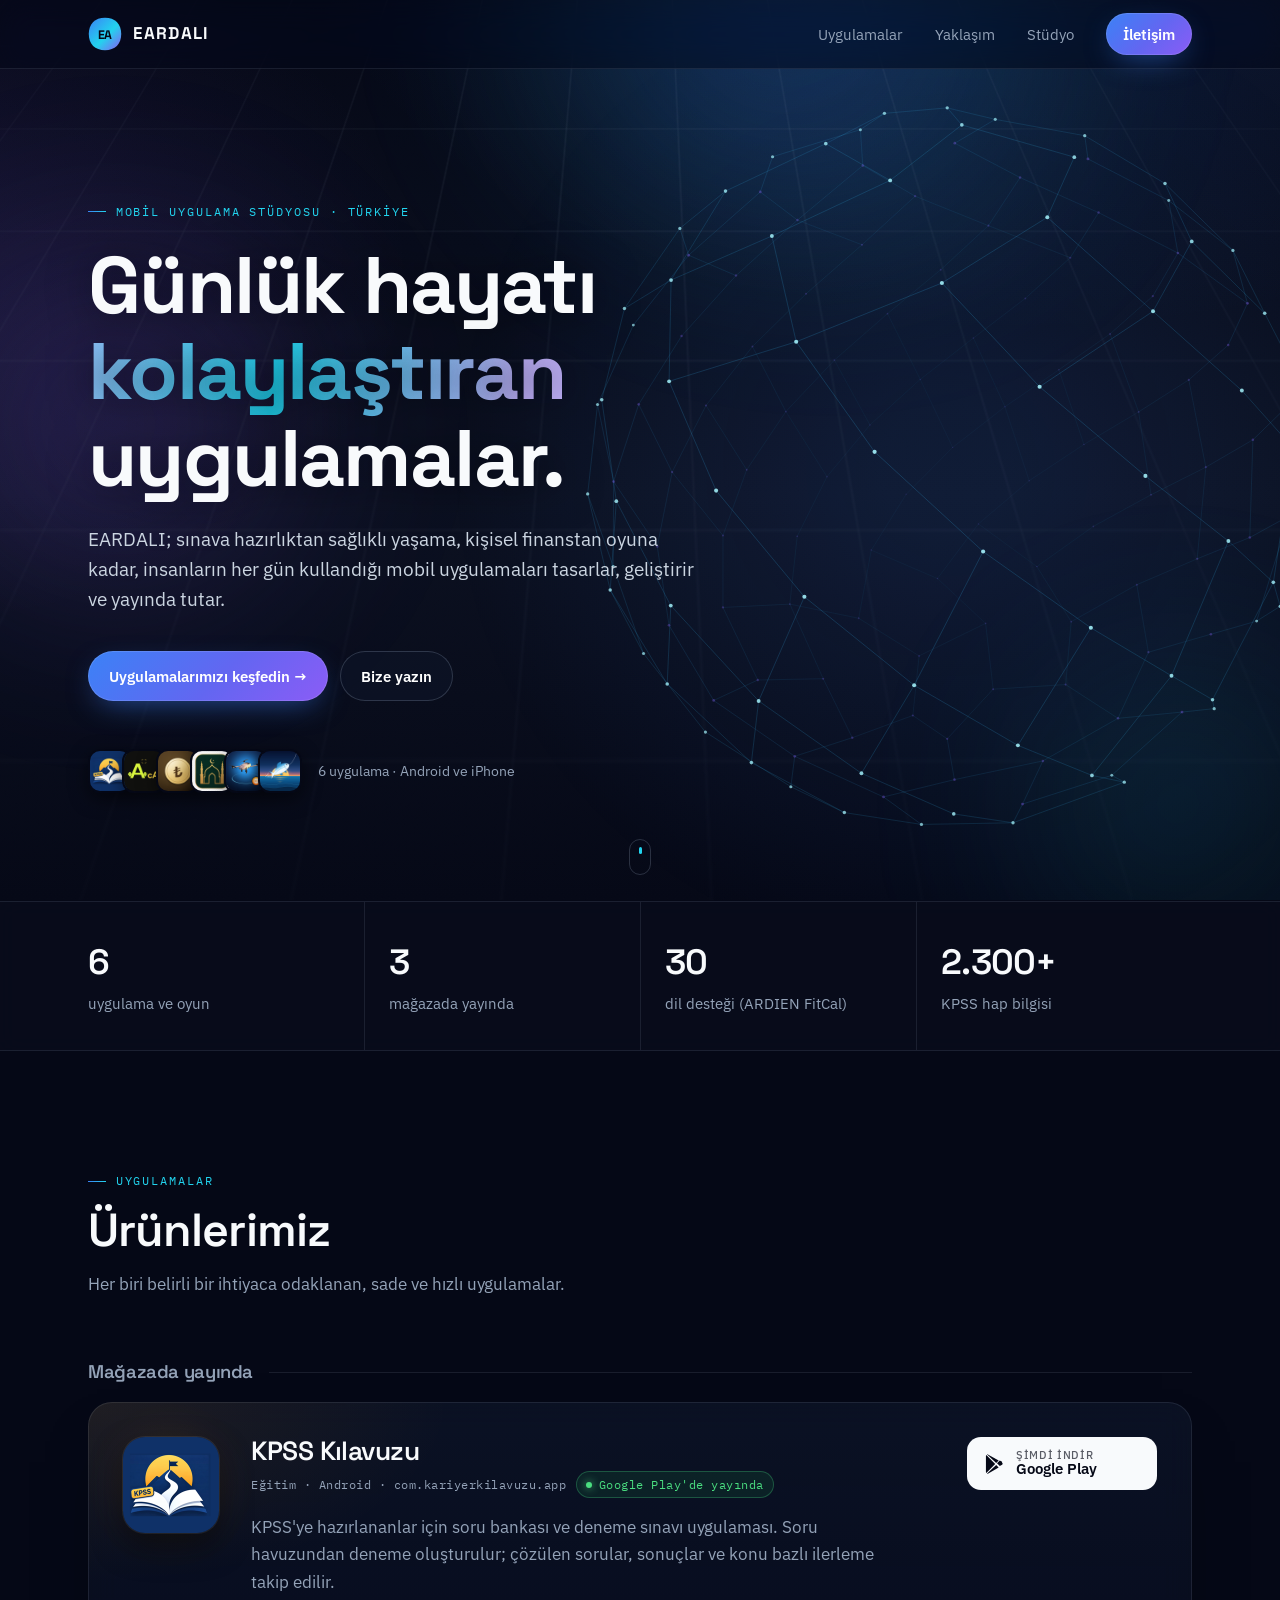
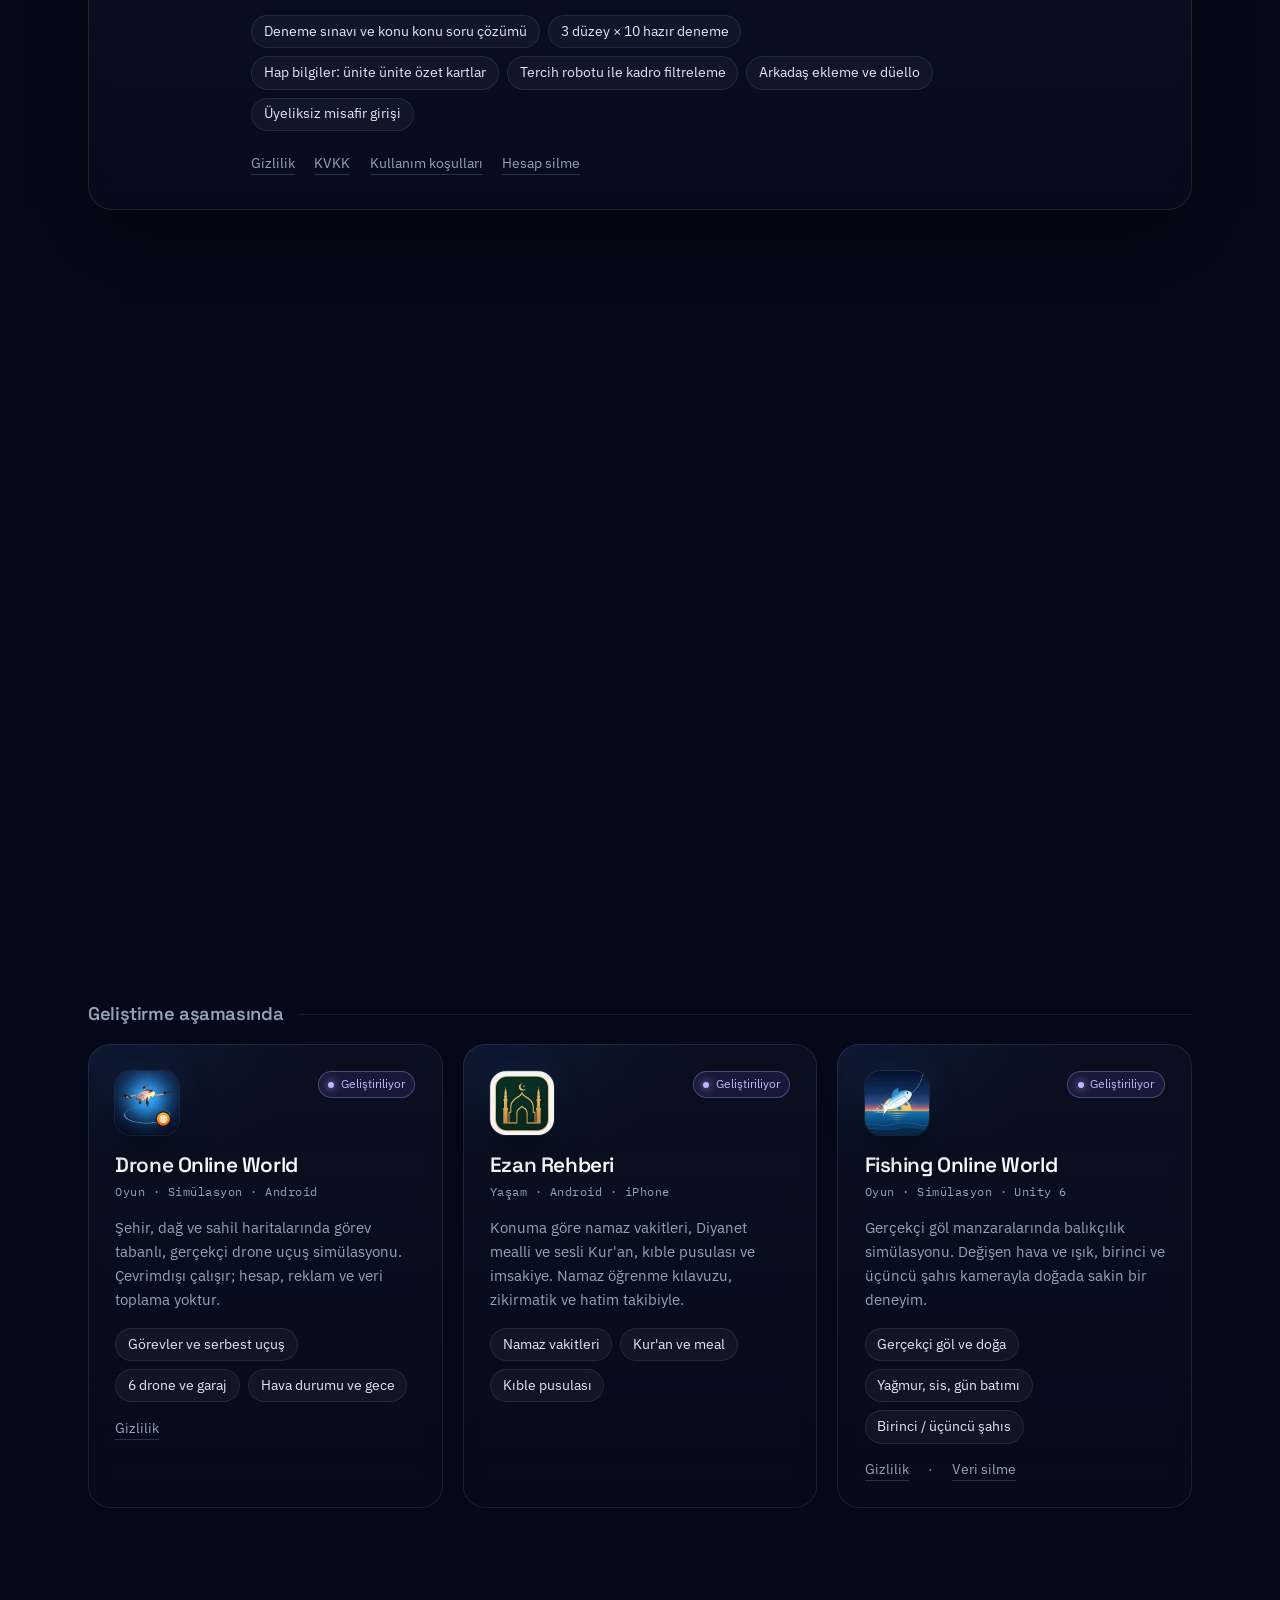
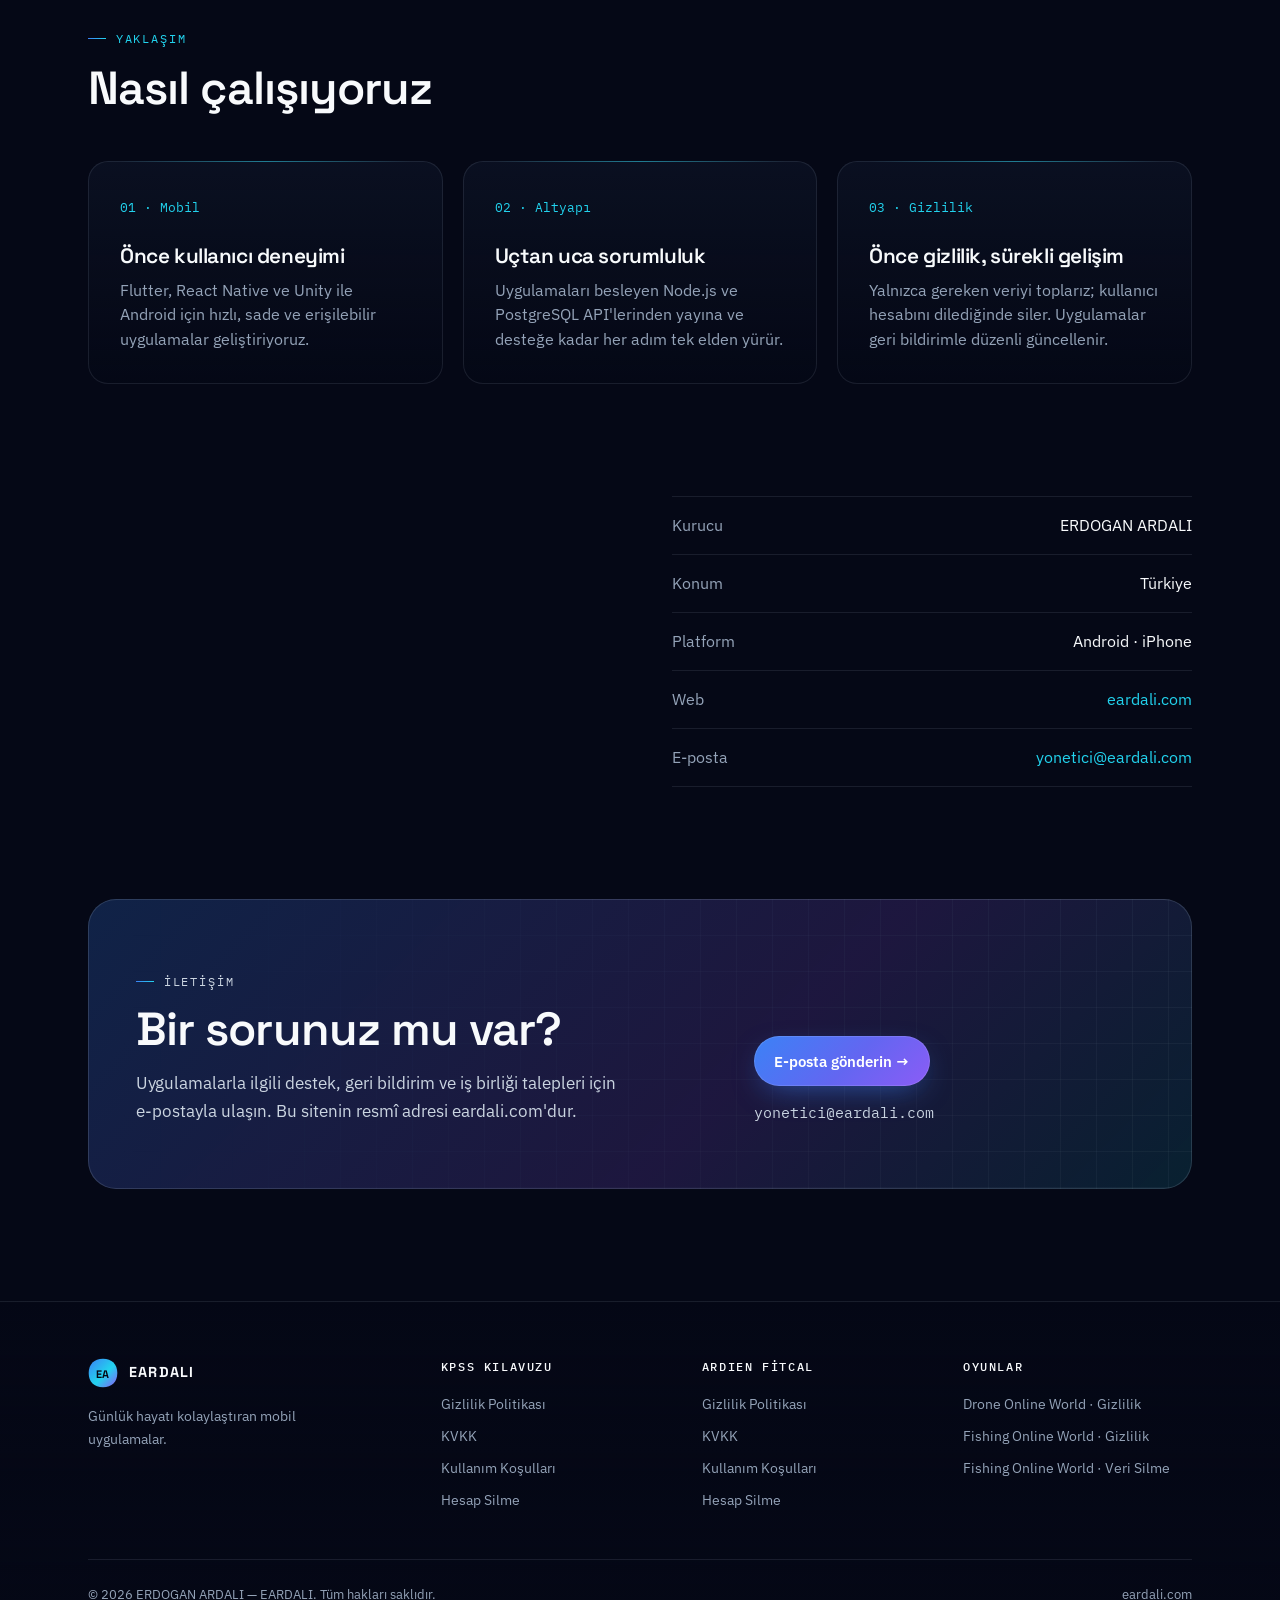
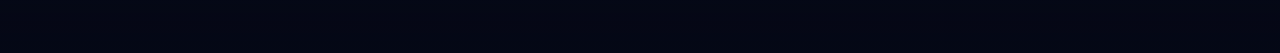
<file: index.html>
<!DOCTYPE html>
<html lang="tr">
<head>
<meta charset="utf-8">
<meta name="viewport" content="width=device-width, initial-scale=1, viewport-fit=cover">
<title>EARDALI — Mobil uygulama stüdyosu · ERDOGAN ARDALI</title>
<meta name="description" content="EARDALI, ERDOGAN ARDALI tarafından kurulan bağımsız mobil uygulama stüdyosu. KPSS Kılavuzu, ARDIEN FitCal ve Drone Online World.">
<link rel="canonical" href="https://eardali.com/">
<meta property="og:type" content="website">
<meta property="og:url" content="https://eardali.com/">
<meta property="og:title" content="EARDALI — Mobil uygulama stüdyosu">
<meta property="og:description" content="Günlük hayatı kolaylaştıran mobil uygulamalar: KPSS Kılavuzu, ARDIEN FitCal ve Drone Online World.">
<meta name="theme-color" content="#050816">
<link rel="preconnect" href="https://fonts.googleapis.com">
<link rel="preconnect" href="https://fonts.gstatic.com" crossorigin>
<link href="https://fonts.googleapis.com/css2?family=Space+Grotesk:wght@500;600;700&family=IBM+Plex+Mono:wght@400;500&family=IBM+Plex+Sans:wght@400;500;600&display=swap" rel="stylesheet">
<style>
  :root{
    --zemin:#050816;
    --zemin2:#0B1020;
    --mavi:#3B82F6;
    --cyan:#22D3EE;
    --mor:#8B5CF6;
    --metin:#F8FAFC;
    --sis:#94A3B8;
    --cizgi:rgba(148,163,184,.14);
    --cizgi2:rgba(148,163,184,.26);
    --cam:rgba(15,23,42,.45);
    --mx:0;--my:0;--sy:0;
    color-scheme:dark;
  }
  *{box-sizing:border-box;margin:0;padding:0}
  html{-webkit-text-size-adjust:100%;scroll-behavior:smooth}
  body{
    background:var(--zemin);color:var(--metin);
    font-family:"IBM Plex Sans",system-ui,sans-serif;font-size:1.0625rem;line-height:1.6;
    overflow-x:hidden;-webkit-font-smoothing:antialiased;
  }
  img{display:block;max-width:100%}
  a{color:inherit;text-decoration:none}
  a:focus-visible,button:focus-visible{outline:2px solid var(--cyan);outline-offset:3px;border-radius:8px}
  ::selection{background:rgba(59,130,246,.45)}

  /* ───────── Arka plan sahnesi (sabit katmanlar) ───────── */
  .sahne{position:fixed;inset:0;z-index:-1;overflow:hidden;pointer-events:none;
    background:
      radial-gradient(1200px 700px at 80% -10%, rgba(59,130,246,.16), transparent 60%),
      radial-gradient(900px 600px at -10% 30%, rgba(139,92,246,.12), transparent 60%),
      linear-gradient(180deg,var(--zemin) 0%,var(--zemin2) 55%,var(--zemin) 100%);
  }
  .aurora{position:absolute;border-radius:50%;filter:blur(90px);opacity:.55;will-change:transform;
    transform:translate3d(calc(var(--mx) * var(--d,20px)),calc(var(--my) * var(--d,20px) + var(--sy) * var(--k,-60px)),0)}
  .aurora i{display:block;width:100%;height:100%;border-radius:50%}
  .a1{width:58vmax;height:40vmax;left:38%;top:-18vmax;--d:-28px;--k:-90px}
  .a1 i{background:radial-gradient(circle at 40% 50%,rgba(59,130,246,.55),rgba(34,211,238,.18) 45%,transparent 70%)}
  .a2{width:46vmax;height:36vmax;left:-14vmax;top:22vh;--d:22px;--k:-40px}
  .a2 i{background:radial-gradient(circle,rgba(139,92,246,.42),transparent 68%)}
  .a3{width:40vmax;height:30vmax;right:-12vmax;top:70vh;--d:-16px;--k:-140px}
  .a3 i{background:radial-gradient(circle,rgba(34,211,238,.28),transparent 68%)}
  @media (prefers-reduced-motion:no-preference){
    .a1 i{animation:dalga1 26s ease-in-out infinite alternate}
    .a2 i{animation:dalga2 32s ease-in-out infinite alternate}
    .a3 i{animation:dalga1 38s ease-in-out infinite alternate-reverse}
    @keyframes dalga1{0%{transform:translate(0,0) scale(1)}50%{transform:translate(6%,4%) scale(1.08)}100%{transform:translate(-5%,8%) scale(.96)}}
    @keyframes dalga2{0%{transform:translate(0,0) scale(1) rotate(0)}100%{transform:translate(10%,-6%) scale(1.12) rotate(12deg)}}
  }
  .izgara{position:absolute;inset:-20% -10% auto;height:120vh;opacity:.5;
    background-image:linear-gradient(var(--cizgi) 1px,transparent 1px),linear-gradient(90deg,var(--cizgi) 1px,transparent 1px);
    background-size:72px 72px;
    transform:perspective(900px) rotateX(58deg) translate3d(calc(var(--mx) * -14px), calc(var(--sy) * 120px), 0);
    transform-origin:50% 0;
    mask-image:radial-gradient(ellipse 60% 55% at 50% 30%,#000 15%,transparent 70%);
    -webkit-mask-image:radial-gradient(ellipse 60% 55% at 50% 30%,#000 15%,transparent 70%);
  }
  .doku{position:absolute;inset:0;opacity:.06;mix-blend-mode:overlay;
    background-image:url("data:image/svg+xml,%3Csvg xmlns='http://www.w3.org/2000/svg' width='160' height='160'%3E%3Cfilter id='n'%3E%3CfeTurbulence type='fractalNoise' baseFrequency='.9' numOctaves='2' stitchTiles='stitch'/%3E%3C/filter%3E%3Crect width='100%25' height='100%25' filter='url(%23n)'/%3E%3C/svg%3E")}

  /* ───────── Genel ───────── */
  .kapsam{max-width:72rem;margin:0 auto;padding:0 1.5rem}
  .etiket{font-family:"IBM Plex Mono",ui-monospace,monospace;font-size:.75rem;letter-spacing:.16em;text-transform:uppercase;
    color:var(--cyan);display:inline-flex;align-items:center;gap:.6rem}
  .etiket::before{content:"";width:18px;height:1px;background:linear-gradient(90deg,var(--mavi),var(--cyan))}
  h1,h2,h3{font-family:"Space Grotesk",sans-serif;letter-spacing:-.02em;line-height:1.08}
  h2{font-size:clamp(1.9rem,1.2rem + 2.6vw,2.9rem);font-weight:600;margin:.9rem 0 1rem}
  .alt{color:var(--sis);max-width:38rem}
  .parlak{background:linear-gradient(100deg,#93C5FD 0%,var(--cyan) 40%,#C4B5FD 90%);-webkit-background-clip:text;background-clip:text;color:transparent}

  /* Düğmeler */
  .dugme{position:relative;display:inline-flex;align-items:center;gap:.5rem;font-weight:600;font-size:.95rem;
    padding:.8rem 1.3rem;border-radius:999px;color:#fff;isolation:isolate;overflow:hidden;
    background:linear-gradient(135deg,var(--mavi),#6366F1 55%,var(--mor));
    box-shadow:0 0 0 1px rgba(255,255,255,.12) inset,0 10px 30px -10px rgba(59,130,246,.6);
    transition:transform .25s cubic-bezier(.2,.7,.3,1),box-shadow .25s ease}
  .dugme::after{content:"";position:absolute;inset:0;z-index:-1;
    background:linear-gradient(120deg,transparent 30%,rgba(255,255,255,.28) 50%,transparent 70%);transform:translateX(-120%);
    transition:transform .7s ease}
  .dugme:hover{transform:translateY(-2px);box-shadow:0 0 0 1px rgba(255,255,255,.18) inset,0 16px 40px -12px rgba(59,130,246,.75)}
  .dugme:hover::after{transform:translateX(120%)}
  .dugme.ikincil{background:rgba(15,23,42,.5);backdrop-filter:blur(8px);-webkit-backdrop-filter:blur(8px);
    box-shadow:0 0 0 1px var(--cizgi2) inset}
  .dugme.ikincil:hover{box-shadow:0 0 0 1px rgba(34,211,238,.5) inset}

  /* ───────── Üst menü ───────── */
  .ust{position:sticky;top:0;z-index:20;backdrop-filter:blur(16px) saturate(140%);-webkit-backdrop-filter:blur(16px) saturate(140%);
    background:rgba(5,8,22,.55);border-bottom:1px solid var(--cizgi)}
  .ust .kapsam{display:flex;align-items:center;justify-content:space-between;height:68px}
  .marka{display:flex;align-items:center;gap:.7rem;font-family:"Space Grotesk",sans-serif;font-weight:700;letter-spacing:.08em}
  .marka svg{width:34px;height:34px;flex:none}
  .menu{display:flex;align-items:center;gap:2rem;font-size:.95rem;color:var(--sis)}
  .menu a{transition:color .2s}
  .menu a:hover{color:var(--metin)}
  .menu .dugme{padding:.55rem 1.05rem;color:#fff}
  @media (max-width:760px){.menu a:not(.dugme){display:none}}

  /* ───────── Giriş (hero) ───────── */
  .giris{position:relative;min-height:calc(100svh - 68px);display:flex;align-items:center;padding:5rem 0 4rem}
  #kure{position:absolute;inset:0;width:100%;height:100%;z-index:0}
  .giris .kapsam{position:relative;z-index:1;width:100%}
  .giris .metin{max-width:40rem}
  .giris h1{font-size:clamp(2.7rem,1.4rem + 5.2vw,5rem);font-weight:700;margin:1.3rem 0 1.4rem;text-shadow:0 2px 40px rgba(5,8,22,.6)}
  .giris .alt{font-size:1.18rem;margin-bottom:2.3rem;color:#CBD5E1}
  .eylemler{display:flex;gap:.8rem;flex-wrap:wrap}
  .rozetler{display:flex;gap:-8px;margin-top:3rem;align-items:center}
  .rozetler img{width:44px;height:44px;border-radius:12px;border:2px solid var(--zemin);margin-left:-10px;box-shadow:0 6px 18px rgba(0,0,0,.5)}
  .rozetler img:first-child{margin-left:0}
  .rozetler span{margin-left:1rem;color:var(--sis);font-size:.9rem}
  .asagi{position:absolute;left:50%;bottom:1.6rem;transform:translateX(-50%);z-index:1;width:22px;height:36px;border-radius:12px;
    border:1px solid var(--cizgi2)}
  .asagi::after{content:"";position:absolute;left:50%;top:7px;width:3px;height:7px;margin-left:-1.5px;border-radius:2px;background:var(--cyan)}
  @media (max-width:760px){.asagi{display:none}}
  @media (prefers-reduced-motion:no-preference){.asagi::after{animation:kaydir 2.2s ease-in-out infinite}
    @keyframes kaydir{0%{opacity:0;transform:translateY(0)}40%{opacity:1}100%{opacity:0;transform:translateY(12px)}}}

  /* ───────── Rakamlar ───────── */
  .rakamlar{border-top:1px solid var(--cizgi);border-bottom:1px solid var(--cizgi);background:rgba(11,16,32,.55);
    backdrop-filter:blur(10px);-webkit-backdrop-filter:blur(10px)}
  .rakamlar .kapsam{display:grid;grid-template-columns:repeat(4,1fr)}
  .rakam{padding:2rem 1.5rem;border-left:1px solid var(--cizgi)}
  .rakam:first-child{border-left:0;padding-left:0}
  .rakam b{display:block;font-family:"Space Grotesk",sans-serif;font-size:2.2rem;font-weight:600;letter-spacing:-.02em}
  .rakam span{color:var(--sis);font-size:.92rem}
  @media (max-width:760px){.rakamlar .kapsam{grid-template-columns:1fr 1fr}
    .rakam{border-left:0;padding:1.4rem 0;border-top:1px solid var(--cizgi)}.rakam:nth-child(-n+2){border-top:0}}

  section.bolum{padding:7rem 0;position:relative}

  /* ───────── Uygulama kartları (cam) ───────── */
  .uygulamalar{display:grid;gap:1.5rem}
  .uygulama{--vurgu:59,130,246;--px:50%;--py:50%;
    position:relative;display:grid;grid-template-columns:auto 1fr auto;gap:2rem;align-items:start;
    padding:2.2rem;border-radius:24px;isolation:isolate;
    background:linear-gradient(180deg,rgba(15,23,42,.62),rgba(11,16,32,.42));
    backdrop-filter:blur(14px) saturate(130%);-webkit-backdrop-filter:blur(14px) saturate(130%);
    box-shadow:0 0 0 1px var(--cizgi) inset,0 30px 60px -30px rgba(0,0,0,.6);
    transition:transform .45s cubic-bezier(.2,.7,.3,1),box-shadow .45s ease}
  /* Uygulamaya özel yumuşak ışık */
  .uygulama::before{content:"";position:absolute;inset:0;border-radius:inherit;z-index:-1;opacity:.55;transition:opacity .45s ease;
    background:radial-gradient(520px 260px at 0% 0%,rgba(var(--vurgu),.16),transparent 70%)}
  /* Fareyi izleyen ışık + ince ışık kenarı */
  .uygulama::after{content:"";position:absolute;inset:0;border-radius:inherit;pointer-events:none;opacity:0;transition:opacity .35s ease;
    background:radial-gradient(380px circle at var(--px) var(--py),rgba(var(--vurgu),.12),transparent 60%);
    box-shadow:0 0 0 1px rgba(var(--vurgu),.28) inset}
  .uygulama:hover{transform:translateY(-4px);box-shadow:0 0 0 1px var(--cizgi2) inset,0 40px 70px -30px rgba(0,0,0,.7)}
  .uygulama:hover::after{opacity:1}
  .uygulama:hover::before{opacity:.9}
  .uygulama.kpss{--vurgu:245,166,35}
  .uygulama.fitcal{--vurgu:223,255,63}
  .borc{--vurgu:212,170,92}
  .drone{--vurgu:34,211,238}
  .ezan{--vurgu:52,211,153}
  .fishing{--vurgu:96,165,250}
  .grup-baslik{font-size:1.15rem;font-weight:600;color:var(--sis);margin:4rem 0 1.25rem;display:flex;align-items:center;gap:1rem}
  .grup-baslik::after{content:"";flex:1;height:1px;background:var(--cizgi)}
  .gelistirme{display:grid;grid-template-columns:repeat(3,1fr);gap:1.25rem}
  .mini{--vurgu:59,130,246;position:relative;padding:1.7rem;border-radius:22px;isolation:isolate;
    background:linear-gradient(180deg,rgba(15,23,42,.55),rgba(11,16,32,.35));
    backdrop-filter:blur(12px);-webkit-backdrop-filter:blur(12px);box-shadow:0 0 0 1px var(--cizgi) inset;
    transition:transform .45s cubic-bezier(.2,.7,.3,1),box-shadow .45s}
  .mini::before{content:"";position:absolute;inset:0;border-radius:inherit;z-index:-1;opacity:.6;
    background:radial-gradient(320px 180px at 0% 0%,rgba(var(--vurgu),.14),transparent 70%)}
  .mini:hover{transform:translateY(-3px);box-shadow:0 0 0 1px rgba(var(--vurgu),.3) inset}
  .mini-ust{display:flex;justify-content:space-between;align-items:flex-start;margin-bottom:1.2rem}
  .mini h3{font-size:1.3rem;font-weight:600;margin-bottom:.3rem}
  .mini .kategori{margin-bottom:.8rem}
  .mini .aciklama{font-size:.95rem;margin-bottom:1rem}
  .mini .ozellikler{margin-bottom:.9rem}
  .simge.kucuk{width:64px;height:64px}
  .simge.kucuk img{border-radius:16px}
  .simge.kucuk::before{inset:-10px;border-radius:24px}
  .mini:hover .simge::before{opacity:.9}
  @media (max-width:980px){.gelistirme{grid-template-columns:1fr 1fr}}
  @media (max-width:640px){.gelistirme{grid-template-columns:1fr}}
  .simge{position:relative;width:96px;height:96px}
  .simge::before{content:"";position:absolute;inset:-14px;border-radius:32px;z-index:-1;filter:blur(18px);
    background:radial-gradient(circle,rgba(var(--vurgu),.45),transparent 70%);opacity:.55;transition:opacity .45s}
  .uygulama:hover .simge::before{opacity:.9}
  .simge img{width:100%;height:100%;border-radius:22px;box-shadow:0 0 0 1px rgba(255,255,255,.08),0 14px 30px rgba(0,0,0,.5)}
  .uygulama h3{font-size:1.65rem;font-weight:600;margin-bottom:.35rem}
  .kategori{font-family:"IBM Plex Mono",monospace;font-size:.78rem;color:var(--sis);letter-spacing:.04em;margin-bottom:1rem;
    display:flex;gap:.6rem;flex-wrap:wrap;align-items:center}
  .durum{display:inline-flex;align-items:center;gap:.4rem;padding:.2rem .6rem;border-radius:999px;font-size:.72rem;
    background:rgba(34,197,94,.1);color:#4ADE80;border:1px solid rgba(74,222,128,.28)}
  .durum::before{content:"";width:6px;height:6px;border-radius:50%;background:currentColor;box-shadow:0 0 8px currentColor}
  .durum.yakinda{background:rgba(139,92,246,.12);color:#C4B5FD;border-color:rgba(196,181,253,.3)}
  .aciklama{color:var(--sis);max-width:40rem;margin-bottom:1.2rem}
  .ozellikler{list-style:none;display:flex;flex-wrap:wrap;gap:.5rem;margin-bottom:1.3rem}
  .ozellikler li{font-size:.85rem;padding:.36rem .8rem;border-radius:999px;background:rgba(148,163,184,.06);
    box-shadow:0 0 0 1px var(--cizgi) inset;color:#E2E8F0}
  .yasal{display:flex;gap:1.2rem;flex-wrap:wrap;font-size:.86rem;color:var(--sis)}
  .yasal a{border-bottom:1px solid var(--cizgi2);transition:color .2s,border-color .2s}
  .yasal a:hover{color:var(--metin);border-color:var(--cyan)}
  .sag{display:flex;flex-direction:column;gap:.6rem;min-width:190px}
  .play{display:flex;align-items:center;gap:.7rem;padding:.72rem 1rem;border-radius:14px;line-height:1.15;font-weight:600;font-size:.92rem;
    background:#F8FAFC;color:#050816;transition:transform .25s cubic-bezier(.2,.7,.3,1),box-shadow .25s}
  .play:hover{transform:translateY(-2px);box-shadow:0 12px 30px -10px rgba(var(--vurgu),.55)}
  .play small{display:block;font-weight:500;font-size:.68rem;letter-spacing:.06em;text-transform:uppercase;opacity:.65}
  .play svg{width:22px;height:22px;flex:none}
  .play.pasif{background:transparent;color:var(--sis);box-shadow:0 0 0 1px var(--cizgi2) inset;pointer-events:none}
  .ikincil-bag{font-size:.88rem;color:var(--sis);padding:.2rem;transition:color .2s}
  .ikincil-bag:hover{color:var(--metin)}
  @media (max-width:880px){
    .uygulama{grid-template-columns:1fr;padding:1.6rem;gap:1.2rem}
    .simge{width:76px;height:76px}.simge img{border-radius:18px}
    .sag{min-width:0;flex-direction:row;flex-wrap:wrap;align-items:center}
  }

  /* ───────── Yaklaşım ───────── */
  .ilkeler{display:grid;grid-template-columns:repeat(3,1fr);gap:1.25rem;margin-top:3rem}
  .ilke{position:relative;padding:2rem;border-radius:20px;overflow:hidden;
    background:linear-gradient(180deg,rgba(15,23,42,.55),rgba(5,8,22,.2));box-shadow:0 0 0 1px var(--cizgi) inset;
    transition:transform .45s cubic-bezier(.2,.7,.3,1),box-shadow .45s}
  .ilke::before{content:"";position:absolute;left:2rem;right:2rem;top:0;height:1px;
    background:linear-gradient(90deg,transparent,var(--cyan),transparent);opacity:.5}
  .ilke:hover{transform:translateY(-3px);box-shadow:0 0 0 1px var(--cizgi2) inset}
  .ilke .no{font-family:"IBM Plex Mono",monospace;font-size:.8rem;color:var(--cyan)}
  .ilke h3{font-size:1.3rem;font-weight:600;margin:1.6rem 0 .6rem}
  .ilke p{color:var(--sis);font-size:.97rem}
  @media (max-width:880px){.ilkeler{grid-template-columns:1fr}}

  /* ───────── Stüdyo ───────── */
  .studyo{display:grid;grid-template-columns:1fr 1fr;gap:4rem;align-items:start}
  .kunye{list-style:none;border-top:1px solid var(--cizgi)}
  .kunye li{display:flex;justify-content:space-between;gap:1rem;padding:1rem 0;border-bottom:1px solid var(--cizgi);font-size:.98rem}
  .kunye span{color:var(--sis)}
  .kunye a{color:var(--cyan)}
  @media (max-width:880px){.studyo{grid-template-columns:1fr;gap:2rem}}

  /* ───────── İletişim ───────── */
  .iletisim{position:relative;overflow:hidden;border-radius:28px;padding:4rem 3rem;isolation:isolate;
    display:grid;grid-template-columns:1.2fr .8fr;gap:2rem;align-items:end;
    background:linear-gradient(135deg,rgba(59,130,246,.22),rgba(139,92,246,.18) 60%,rgba(34,211,238,.12));
    box-shadow:0 0 0 1px rgba(148,163,184,.22) inset}
  .iletisim::before{content:"";position:absolute;inset:0;z-index:-1;opacity:.5;
    background-image:linear-gradient(var(--cizgi) 1px,transparent 1px),linear-gradient(90deg,var(--cizgi) 1px,transparent 1px);
    background-size:36px 36px;mask-image:linear-gradient(90deg,transparent,#000);-webkit-mask-image:linear-gradient(90deg,transparent,#000)}
  .iletisim h2{margin-top:0}
  .iletisim p{color:#CBD5E1;max-width:30rem}
  .iletisim .posta{font-family:"IBM Plex Mono",monospace;font-size:.95rem;margin-top:.9rem;display:block;color:#CBD5E1}
  @media (max-width:760px){.iletisim{grid-template-columns:1fr;padding:2.5rem 1.6rem;border-radius:22px}}

  /* ───────── Alt bilgi ───────── */
  footer{border-top:1px solid var(--cizgi);margin-top:7rem;padding:3.5rem 0 3rem;color:var(--sis);font-size:.9rem;
    background:linear-gradient(180deg,transparent,rgba(5,8,22,.85))}
  .alt-izgara{display:grid;grid-template-columns:1.4fr 1fr 1fr 1fr;gap:2rem}
  .alt-izgara h4{font-family:"IBM Plex Mono",monospace;font-weight:500;font-size:.72rem;letter-spacing:.14em;text-transform:uppercase;color:var(--metin);margin-bottom:1rem}
  .alt-izgara ul{list-style:none;display:grid;gap:.55rem}
  .alt-izgara a{transition:color .2s}
  .alt-izgara a:hover{color:var(--metin)}
  .telif{display:flex;justify-content:space-between;flex-wrap:wrap;gap:1rem;margin-top:3rem;padding-top:1.5rem;border-top:1px solid var(--cizgi);font-size:.82rem}
  @media (max-width:760px){.alt-izgara{grid-template-columns:1fr 1fr}}

  /* ───────── Hareket ───────── */
  @media (prefers-reduced-motion:no-preference){
    .acilis{animation:acil 1s cubic-bezier(.2,.7,.3,1) both}
    .acilis:nth-child(2){animation-delay:.08s}.acilis:nth-child(3){animation-delay:.16s}
    .acilis:nth-child(4){animation-delay:.24s}.acilis:nth-child(5){animation-delay:.32s}
    @keyframes acil{from{opacity:0;transform:translateY(18px);filter:blur(6px)}to{opacity:1;transform:none;filter:none}}
    .belir{opacity:0;transform:translateY(22px);transition:opacity .9s ease,transform .9s cubic-bezier(.2,.7,.3,1)}
    .belir.gorundu{opacity:1;transform:none}
  }
  @media (prefers-reduced-motion:reduce){html{scroll-behavior:auto}}
</style>
</head>
<body>

<div class="sahne" aria-hidden="true">
  <div class="aurora a1"><i></i></div>
  <div class="aurora a2"><i></i></div>
  <div class="aurora a3"><i></i></div>
  <div class="izgara"></div>
  <div class="doku"></div>
</div>

<header class="ust">
  <div class="kapsam">
    <a class="marka" href="#ust" aria-label="EARDALI ana sayfa">
      <svg viewBox="0 0 88 88" aria-hidden="true">
        <defs><linearGradient id="lg" x1="0" y1="0" x2="1" y2="1"><stop offset="0" stop-color="#3B82F6"/><stop offset=".55" stop-color="#22D3EE"/><stop offset="1" stop-color="#8B5CF6"/></linearGradient></defs>
        <path d="M44 2c26 0 42 16 42 42s-16 42-42 42S2 70 2 44 18 2 44 2z" fill="url(#lg)"/>
        <text x="44" y="46" text-anchor="middle" dominant-baseline="central" font-family="Space Grotesk, sans-serif" font-weight="700" font-size="32" letter-spacing="-1" fill="#050816">EA</text>
      </svg>
      EARDALI
    </a>
    <nav class="menu" aria-label="Ana menü">
      <a href="#uygulamalar">Uygulamalar</a>
      <a href="#yaklasim">Yaklaşım</a>
      <a href="#studyo">Stüdyo</a>
      <a class="dugme" href="#iletisim">İletişim</a>
    </nav>
  </div>
</header>

<main id="ust">

  <section class="giris">
    <canvas id="kure" aria-hidden="true"></canvas>
    <div class="kapsam">
      <div class="metin">
        <p class="etiket acilis">Mobil uygulama stüdyosu · Türkiye</p>
        <h1 class="acilis">Günlük hayatı <span class="parlak">kolaylaştıran</span> uygulamalar.</h1>
        <p class="alt acilis">EARDALI; sınava hazırlıktan sağlıklı yaşama, kişisel finanstan oyuna kadar, insanların her gün kullandığı
          mobil uygulamaları tasarlar, geliştirir ve yayında tutar.</p>
        <div class="eylemler acilis">
          <a class="dugme" href="#uygulamalar">Uygulamalarımızı keşfedin →</a>
          <a class="dugme ikincil" href="mailto:yonetici@eardali.com">Bize yazın</a>
        </div>
        <div class="rozetler acilis">
          <img src="assets/kpss-kilavuzu.png" alt="KPSS Kılavuzu" width="44" height="44">
          <img src="assets/ardien-fitcal.png" alt="ARDIEN FitCal" width="44" height="44">
          <img src="assets/borc-harc.png" alt="Borç Harç" width="44" height="44">
          <img src="assets/ezan-rehberi.png" alt="Ezan Rehberi" width="44" height="44">
          <img src="assets/drone-plus.png" alt="Drone Online World" width="44" height="44">
          <img src="assets/fishing-online-world.png" alt="Fishing Online World" width="44" height="44">
          <span>6 uygulama · Android ve iPhone</span>
        </div>
      </div>
    </div>
    <a class="asagi" href="#uygulamalar" aria-label="Uygulamalara in"></a>
  </section>

  <div class="rakamlar">
    <div class="kapsam">
      <div class="rakam"><b>6</b><span>uygulama ve oyun</span></div>
      <div class="rakam"><b>3</b><span>mağazada yayında</span></div>
      <div class="rakam"><b>30</b><span>dil desteği (ARDIEN FitCal)</span></div>
      <div class="rakam"><b>2.300+</b><span>KPSS hap bilgisi</span></div>
    </div>
  </div>

  <section class="bolum" id="uygulamalar">
    <div class="kapsam">
      <p class="etiket">Uygulamalar</p>
      <h2>Ürünlerimiz</h2>
      <p class="alt">Her biri belirli bir ihtiyaca odaklanan, sade ve hızlı uygulamalar.</p>

      <h3 class="grup-baslik">Mağazada yayında</h3>
      <div class="uygulamalar">

        <article class="uygulama kpss belir">
          <div class="simge"><img src="assets/kpss-kilavuzu.png" alt="KPSS Kılavuzu simgesi" width="96" height="96"></div>
          <div>
            <h3>KPSS Kılavuzu</h3>
            <p class="kategori">Eğitim · Android · com.kariyerkilavuzu.app <span class="durum">Google Play'de yayında</span></p>
            <p class="aciklama">KPSS'ye hazırlananlar için soru bankası ve deneme sınavı uygulaması. Soru havuzundan deneme
              oluşturulur; çözülen sorular, sonuçlar ve konu bazlı ilerleme takip edilir.</p>
            <ul class="ozellikler">
              <li>Deneme sınavı ve konu konu soru çözümü</li>
              <li>3 düzey × 10 hazır deneme</li>
              <li>Hap bilgiler: ünite ünite özet kartlar</li>
              <li>Tercih robotu ile kadro filtreleme</li>
              <li>Arkadaş ekleme ve düello</li>
              <li>Üyeliksiz misafir girişi</li>
            </ul>
            <div class="yasal">
              <a href="gizlilik.html">Gizlilik</a>
              <a href="kvkk.html">KVKK</a>
              <a href="kullanim-kosullari.html">Kullanım koşulları</a>
              <a href="hesap-silme.html">Hesap silme</a>
            </div>
          </div>
          <div class="sag">
            <a class="play" href="https://play.google.com/store/apps/details?id=com.kariyerkilavuzu.app" rel="noopener">
              <svg viewBox="0 0 24 24" aria-hidden="true"><path fill="currentColor" d="M3.6 2.2c-.3.3-.4.7-.4 1.2v17.2c0 .5.1.9.4 1.2l9.7-9.8L3.6 2.2zm10.8 8.7 2.7-2.7L5.3 1.5c-.4-.2-.8-.3-1.1-.2l10.2 9.6zm0 2.2L4.2 22.7c.3.1.7 0 1.1-.2l11.8-6.7-2.7-2.7zm6.4-3.6-2.5-1.4-3 3 3 3 2.5-1.4c.9-.5.9-1.8 0-2.2z"/></svg>
              <span><small>Şimdi indir</small>Google Play</span>
            </a>
          </div>
        </article>

        <article class="uygulama fitcal belir">
          <div class="simge"><img src="assets/ardien-fitcal.png" alt="ARDIEN FitCal simgesi" width="96" height="96"></div>
          <div>
            <h3>ARDIEN FitCal</h3>
            <p class="kategori">Sağlık ve fitness · Android · com.ardien.fitcal <span class="durum">Google Play'de yayında</span></p>
            <p class="aciklama">Antrenman, kalori ve gelişim takibini tek yerde toplayan spor uygulaması.
              Öğünler fotoğraftan analiz edilir, veriler Health Connect ile eşitlenir.</p>
            <ul class="ozellikler">
              <li>Antrenman planlama ve ilerleme kaydı</li>
              <li>Fotoğraftan öğün ve kalori analizi</li>
              <li>Salon ve evde spor programları</li>
              <li>Health Connect ile eşitleme</li>
              <li>30 dil</li>
            </ul>
            <div class="yasal">
              <a href="ardien-fitcal/privacy.html">Gizlilik</a>
              <a href="ardien-fitcal/kvkk.html">KVKK</a>
              <a href="ardien-fitcal/terms.html">Kullanım koşulları</a>
              <a href="ardien-fitcal/account-deletion.html">Hesap silme</a>
            </div>
          </div>
          <div class="sag">
            <a class="play" href="https://play.google.com/store/apps/details?id=com.ardien.fitcal" rel="noopener">
              <svg viewBox="0 0 24 24" aria-hidden="true"><path fill="currentColor" d="M3.6 2.2c-.3.3-.4.7-.4 1.2v17.2c0 .5.1.9.4 1.2l9.7-9.8L3.6 2.2zm10.8 8.7 2.7-2.7L5.3 1.5c-.4-.2-.8-.3-1.1-.2l10.2 9.6zm0 2.2L4.2 22.7c.3.1.7 0 1.1-.2l11.8-6.7-2.7-2.7zm6.4-3.6-2.5-1.4-3 3 3 3 2.5-1.4c.9-.5.9-1.8 0-2.2z"/></svg>
              <span><small>Şimdi indir</small>Google Play</span>
            </a>
            <a class="ikincil-bag" href="ardien-fitcal/">Tanıtım sayfası →</a>
          </div>
        </article>

        <article class="uygulama borc belir">
          <div class="simge"><img src="assets/borc-harc.png" alt="Borç Harç simgesi" width="96" height="96"></div>
          <div>
            <h3>Borç Harç</h3>
            <p class="kategori">Finans · iPhone <span class="durum">App Store'da yayında</span></p>
            <p class="aciklama">Kişisel gelir-gider, borç ve taksit, altın ve euro birikimi ile yapılacaklar takibi tek uygulamada.
              Tüm veriler yalnızca telefonda tutulur; hesap, sunucu ve internet gerekmez.</p>
            <ul class="ozellikler">
              <li>Kasa ve aylık özet</li>
              <li>Borç, alacak ve otomatik taksit planı</li>
              <li>Altın ve euro birikimi</li>
              <li>Yapılacaklar</li>
              <li>Yedekle ve geri yükle</li>
            </ul>
          </div>
          <div class="sag">
            <a class="play" href="https://apps.apple.com/tr/app/bor%C3%A7-har%C3%A7/id6812436540" rel="noopener">
              <svg viewBox="0 0 24 24" aria-hidden="true"><path fill="currentColor" d="M16.4 12.6c0-2.5 2.1-3.7 2.2-3.8-1.2-1.7-3-2-3.7-2-1.6-.2-3.1.9-3.9.9s-2-.9-3.4-.9C5.9 6.9 4.2 8 3.3 9.6c-1.9 3.2-.5 8 1.3 10.6.9 1.3 1.9 2.7 3.3 2.6 1.3-.1 1.8-.8 3.4-.8s2 .8 3.4.8c1.4 0 2.3-1.3 3.2-2.6 1-1.5 1.4-2.9 1.4-3-.1 0-2.9-1.1-2.9-4.6zM13.9 5.2c.7-.9 1.2-2 1.1-3.2-1 0-2.3.7-3 1.6-.7.8-1.2 2-1.1 3.1 1.1.1 2.3-.6 3-1.5z"/></svg>
              <span><small>İndirin</small>App Store</span>
            </a>
          </div>
        </article>

      </div>

      <h3 class="grup-baslik">Geliştirme aşamasında</h3>
      <div class="gelistirme">

        <article class="mini drone belir">
          <div class="mini-ust">
            <div class="simge kucuk"><img src="assets/drone-plus.png" alt="Drone Online World simgesi" width="64" height="64"></div>
            <span class="durum yakinda">Geliştiriliyor</span>
          </div>
          <h3>Drone Online World</h3>
          <p class="kategori">Oyun · Simülasyon · Android</p>
          <p class="aciklama">Şehir, dağ ve sahil haritalarında görev tabanlı, gerçekçi drone uçuş simülasyonu.
            Çevrimdışı çalışır; hesap, reklam ve veri toplama yoktur.</p>
          <ul class="ozellikler">
            <li>Görevler ve serbest uçuş</li>
            <li>6 drone ve garaj</li>
            <li>Hava durumu ve gece</li>
          </ul>
          <div class="yasal"><a href="drone-plus/gizlilik.html">Gizlilik</a></div>
        </article>

        <article class="mini ezan belir">
          <div class="mini-ust">
            <div class="simge kucuk"><img src="assets/ezan-rehberi.png" alt="Ezan Rehberi simgesi" width="64" height="64"></div>
            <span class="durum yakinda">Geliştiriliyor</span>
          </div>
          <h3>Ezan Rehberi</h3>
          <p class="kategori">Yaşam · Android · iPhone</p>
          <p class="aciklama">Konuma göre namaz vakitleri, Diyanet mealli ve sesli Kur'an, kıble pusulası ve
            imsakiye. Namaz öğrenme kılavuzu, zikirmatik ve hatim takibiyle.</p>
          <ul class="ozellikler">
            <li>Namaz vakitleri</li>
            <li>Kur'an ve meal</li>
            <li>Kıble pusulası</li>
          </ul>
        </article>

        <article class="mini fishing belir">
          <div class="mini-ust">
            <div class="simge kucuk"><img src="assets/fishing-online-world.png" alt="Fishing Online World simgesi" width="64" height="64"></div>
            <span class="durum yakinda">Geliştiriliyor</span>
          </div>
          <h3>Fishing Online World</h3>
          <p class="kategori">Oyun · Simülasyon · Unity 6</p>
          <p class="aciklama">Gerçekçi göl manzaralarında balıkçılık simülasyonu. Değişen hava ve ışık,
            birinci ve üçüncü şahıs kamerayla doğada sakin bir deneyim.</p>
          <ul class="ozellikler">
            <li>Gerçekçi göl ve doğa</li>
            <li>Yağmur, sis, gün batımı</li>
            <li>Birinci / üçüncü şahıs</li>
          </ul>
          <div class="yasal"><a href="fishing-online-world/gizlilik.html">Gizlilik</a> · <a href="fishing-online-world/hesap-silme.html">Veri silme</a></div>
        </article>

      </div>
    </div>
  </section>

  <section class="bolum" id="yaklasim" style="padding-top:0">
    <div class="kapsam">
      <p class="etiket">Yaklaşım</p>
      <h2>Nasıl çalışıyoruz</h2>
      <div class="ilkeler">
        <div class="ilke belir">
          <span class="no">01 · Mobil</span>
          <h3>Önce kullanıcı deneyimi</h3>
          <p>Flutter, React Native ve Unity ile Android için hızlı, sade ve erişilebilir uygulamalar geliştiriyoruz.</p>
        </div>
        <div class="ilke belir">
          <span class="no">02 · Altyapı</span>
          <h3>Uçtan uca sorumluluk</h3>
          <p>Uygulamaları besleyen Node.js ve PostgreSQL API'lerinden yayına ve desteğe kadar her adım tek elden yürür.</p>
        </div>
        <div class="ilke belir">
          <span class="no">03 · Gizlilik</span>
          <h3>Önce gizlilik, sürekli gelişim</h3>
          <p>Yalnızca gereken veriyi toplarız; kullanıcı hesabını dilediğinde siler. Uygulamalar geri bildirimle düzenli güncellenir.</p>
        </div>
      </div>
    </div>
  </section>

  <section class="bolum" id="studyo" style="padding-top:0">
    <div class="kapsam studyo">
      <div class="belir">
        <p class="etiket">Stüdyo</p>
        <h2>EARDALI hakkında</h2>
        <p class="alt">EARDALI, ERDOGAN ARDALI tarafından kurulan bağımsız bir mobil uygulama stüdyosudur.
          Tasarımdan sunucuya, yayından desteğe kadar tüm süreç tek elden yürütülür.</p>
      </div>
      <ul class="kunye belir">
        <li><span>Kurucu</span>ERDOGAN ARDALI</li>
        <li><span>Konum</span>Türkiye</li>
        <li><span>Platform</span>Android · iPhone</li>
        <li><span>Web</span><a href="https://eardali.com">eardali.com</a></li>
        <li><span>E-posta</span><a href="mailto:yonetici@eardali.com">yonetici@eardali.com</a></li>
      </ul>
    </div>
  </section>

  <section class="kapsam" id="iletisim">
    <div class="iletisim belir">
      <div>
        <p class="etiket">İletişim</p>
        <h2 style="margin-top:.8rem">Bir sorunuz mu var?</h2>
        <p>Uygulamalarla ilgili destek, geri bildirim ve iş birliği talepleri için e-postayla ulaşın.
          Bu sitenin resmî adresi eardali.com'dur.</p>
      </div>
      <div>
        <a class="dugme" href="mailto:yonetici@eardali.com">E-posta gönderin →</a>
        <span class="posta">yonetici@eardali.com</span>
      </div>
    </div>
  </section>

</main>

<footer>
  <div class="kapsam">
    <div class="alt-izgara">
      <div>
        <a class="marka" href="#ust">
          <svg viewBox="0 0 88 88" aria-hidden="true" style="width:30px;height:30px">
            <path d="M44 2c26 0 42 16 42 42s-16 42-42 42S2 70 2 44 18 2 44 2z" fill="url(#lg)"/>
            <text x="44" y="46" text-anchor="middle" dominant-baseline="central" font-family="Space Grotesk, sans-serif" font-weight="700" font-size="32" fill="#050816">EA</text>
          </svg>
          <span style="color:var(--metin)">EARDALI</span>
        </a>
        <p style="margin-top:1rem;max-width:18rem">Günlük hayatı kolaylaştıran mobil uygulamalar.</p>
      </div>
      <div>
        <h4>KPSS Kılavuzu</h4>
        <ul>
          <li><a href="gizlilik.html">Gizlilik Politikası</a></li>
          <li><a href="kvkk.html">KVKK</a></li>
          <li><a href="kullanim-kosullari.html">Kullanım Koşulları</a></li>
          <li><a href="hesap-silme.html">Hesap Silme</a></li>
        </ul>
      </div>
      <div>
        <h4>ARDIEN FitCal</h4>
        <ul>
          <li><a href="ardien-fitcal/privacy.html">Gizlilik Politikası</a></li>
          <li><a href="ardien-fitcal/kvkk.html">KVKK</a></li>
          <li><a href="ardien-fitcal/terms.html">Kullanım Koşulları</a></li>
          <li><a href="ardien-fitcal/account-deletion.html">Hesap Silme</a></li>
        </ul>
      </div>
      <div>
        <h4>Oyunlar</h4>
        <ul>
          <li><a href="drone-plus/gizlilik.html">Drone Online World · Gizlilik</a></li>
          <li><a href="fishing-online-world/gizlilik.html">Fishing Online World · Gizlilik</a></li>
          <li><a href="fishing-online-world/hesap-silme.html">Fishing Online World · Veri Silme</a></li>
        </ul>
      </div>
    </div>
    <div class="telif">
      <span>© <span id="yil">2026</span> ERDOGAN ARDALI — EARDALI. Tüm hakları saklıdır.</span>
      <span>eardali.com</span>
    </div>
  </div>
</footer>

<script>
(() => {
  document.getElementById('yil').textContent = new Date().getFullYear();
  const kok = document.documentElement;
  const hareketYok = matchMedia('(prefers-reduced-motion: reduce)').matches;
  const dokunmatik = matchMedia('(hover: none)').matches;
  const zayif = (navigator.hardwareConcurrency || 4) <= 4 || (navigator.deviceMemory || 4) <= 4;

  /* Bölüm açılışları */
  const belirler = document.querySelectorAll('.belir');
  if ('IntersectionObserver' in window && !hareketYok) {
    const g = new IntersectionObserver(es => es.forEach(e => {
      if (e.isIntersecting) { e.target.classList.add('gorundu'); g.unobserve(e.target); }
    }), { threshold: .12, rootMargin: '0px 0px -40px 0px' });
    belirler.forEach(el => g.observe(el));
  } else belirler.forEach(el => el.classList.add('gorundu'));

  /* Kartlarda fareyi izleyen ışık */
  if (!dokunmatik) document.querySelectorAll('.uygulama').forEach(k => {
    k.addEventListener('pointermove', e => {
      const r = k.getBoundingClientRect();
      k.style.setProperty('--px', (e.clientX - r.left) + 'px');
      k.style.setProperty('--py', (e.clientY - r.top) + 'px');
    });
  });

  /* Fare ve kaydırma paralaksı (rAF ile yumuşatılmış) */
  let hx = 0, hy = 0, mx = 0, my = 0, sy = 0, hsy = 0, istek = 0;
  const guncelle = () => {
    mx += (hx - mx) * .06; my += (hy - my) * .06; sy += (hsy - sy) * .1;
    kok.style.setProperty('--mx', mx.toFixed(4));
    kok.style.setProperty('--my', my.toFixed(4));
    kok.style.setProperty('--sy', sy.toFixed(4));
    istek = (Math.abs(hx - mx) + Math.abs(hy - my) + Math.abs(hsy - sy) > .001) ? requestAnimationFrame(guncelle) : 0;
  };
  const tetikle = () => { if (!istek) istek = requestAnimationFrame(guncelle); };
  if (!hareketYok) {
    if (!dokunmatik) addEventListener('pointermove', e => {
      hx = e.clientX / innerWidth * 2 - 1; hy = e.clientY / innerHeight * 2 - 1; tetikle();
    }, { passive: true });
    addEventListener('scroll', () => {
      hsy = Math.min(scrollY / Math.max(document.body.scrollHeight - innerHeight, 1), 1); tetikle();
    }, { passive: true });
  }

  /* Hero: dönen nokta küresi (Canvas 2D, kütüphanesiz) */
  const tuval = document.getElementById('kure');
  const c = tuval.getContext('2d');
  const N = dokunmatik || zayif ? 150 : 260;
  const noktalar = [];
  const altin = Math.PI * (3 - Math.sqrt(5));
  for (let i = 0; i < N; i++) {
    const y = 1 - (i / (N - 1)) * 2, r = Math.sqrt(1 - y * y), t = altin * i;
    noktalar.push([Math.cos(t) * r, y, Math.sin(t) * r]);
  }
  /* Komşuluklar bir kez hesaplanır: her nokta en yakın 3 komşusuna bağlanır */
  const baglar = [];
  for (let i = 0; i < N; i++) {
    const d = [];
    for (let j = 0; j < N; j++) if (j !== i) {
      const a = noktalar[i], b = noktalar[j];
      d.push([(a[0]-b[0])**2 + (a[1]-b[1])**2 + (a[2]-b[2])**2, j]);
    }
    d.sort((p, q) => p[0] - q[0]);
    for (let k = 0; k < 3; k++) if (i < d[k][1]) baglar.push([i, d[k][1]]);
  }
  let G = 0, Y = 0, oran = 1, aci = 0, gorunur = true, calisiyor = false;
  const boyutla = () => {
    oran = Math.min(devicePixelRatio || 1, dokunmatik ? 1.5 : 2);
    G = tuval.clientWidth; Y = tuval.clientHeight;
    tuval.width = G * oran; tuval.height = Y * oran;
    c.setTransform(oran, 0, 0, oran, 0, 0);
    if (hareketYok) ciz();
  };
  const izd = new Float32Array(N * 3);
  const ciz = () => {
    c.clearRect(0, 0, G, Y);
    const genis = G > 880;
    const R = genis ? Math.min(G * .26, Y * .42) : Math.min(G * .62, Y * .36);
    const cx = genis ? G * .74 + mx * 18 : G * .5;
    const cy = genis ? Y * .48 + my * 14 : Y * .74;
    const ay = aci + mx * .35, ax = .38 + my * .22;
    const sa = Math.sin(ay), ca = Math.cos(ay), sb = Math.sin(ax), cb = Math.cos(ax);
    for (let i = 0; i < N; i++) {
      const p = noktalar[i];
      let x = p[0] * ca - p[2] * sa, z = p[0] * sa + p[2] * ca, y = p[1];
      const y2 = y * cb - z * sb; z = y * sb + z * cb;
      const s = 2.6 / (2.6 + z);
      izd[i*3] = cx + x * R * s; izd[i*3+1] = cy + y2 * R * s; izd[i*3+2] = z;
    }
    const sol = genis ? 1 : .5;
    c.lineWidth = .7;
    for (const [a, b] of baglar) {
      const z = (izd[a*3+2] + izd[b*3+2]) * .5, op = (.05 + (1 - (z + 1) / 2) * .22) * sol;
      c.strokeStyle = `rgba(56,189,248,${op.toFixed(3)})`;
      c.beginPath(); c.moveTo(izd[a*3], izd[a*3+1]); c.lineTo(izd[b*3], izd[b*3+1]); c.stroke();
    }
    for (let i = 0; i < N; i++) {
      const z = izd[i*3+2], on = 1 - (z + 1) / 2;
      c.fillStyle = on > .55 ? `rgba(165,243,252,${((.35 + on * .55) * sol).toFixed(3)})` : `rgba(139,92,246,${((.15 + on * .4) * sol).toFixed(3)})`;
      const r = .7 + on * 1.4;
      c.beginPath(); c.arc(izd[i*3], izd[i*3+1], r, 0, 6.2832); c.fill();
    }
    /* Kürenin ardında yumuşak hale */
    const h = c.createRadialGradient(cx, cy, R * .2, cx, cy, R * 1.5);
    h.addColorStop(0, 'rgba(59,130,246,.10)'); h.addColorStop(1, 'rgba(59,130,246,0)');
    c.globalCompositeOperation = 'destination-over'; c.fillStyle = h;
    c.fillRect(cx - R * 1.6, cy - R * 1.6, R * 3.2, R * 3.2); c.globalCompositeOperation = 'source-over';
  };
  const dongu = () => {
    if (!gorunur || document.hidden) { calisiyor = false; return; }
    aci += .0016; ciz(); requestAnimationFrame(dongu);
  };
  const baslat = () => { if (!calisiyor && !hareketYok) { calisiyor = true; requestAnimationFrame(dongu); } };
  boyutla(); ciz();
  addEventListener('resize', boyutla, { passive: true });
  /* Görünmüyorsa çizimi durdur */
  new IntersectionObserver(es => { gorunur = es[0].isIntersecting; if (gorunur) baslat(); }).observe(tuval);
  document.addEventListener('visibilitychange', () => { if (!document.hidden) baslat(); });
  baslat();
})();
</script>
</body>
</html>
</file>
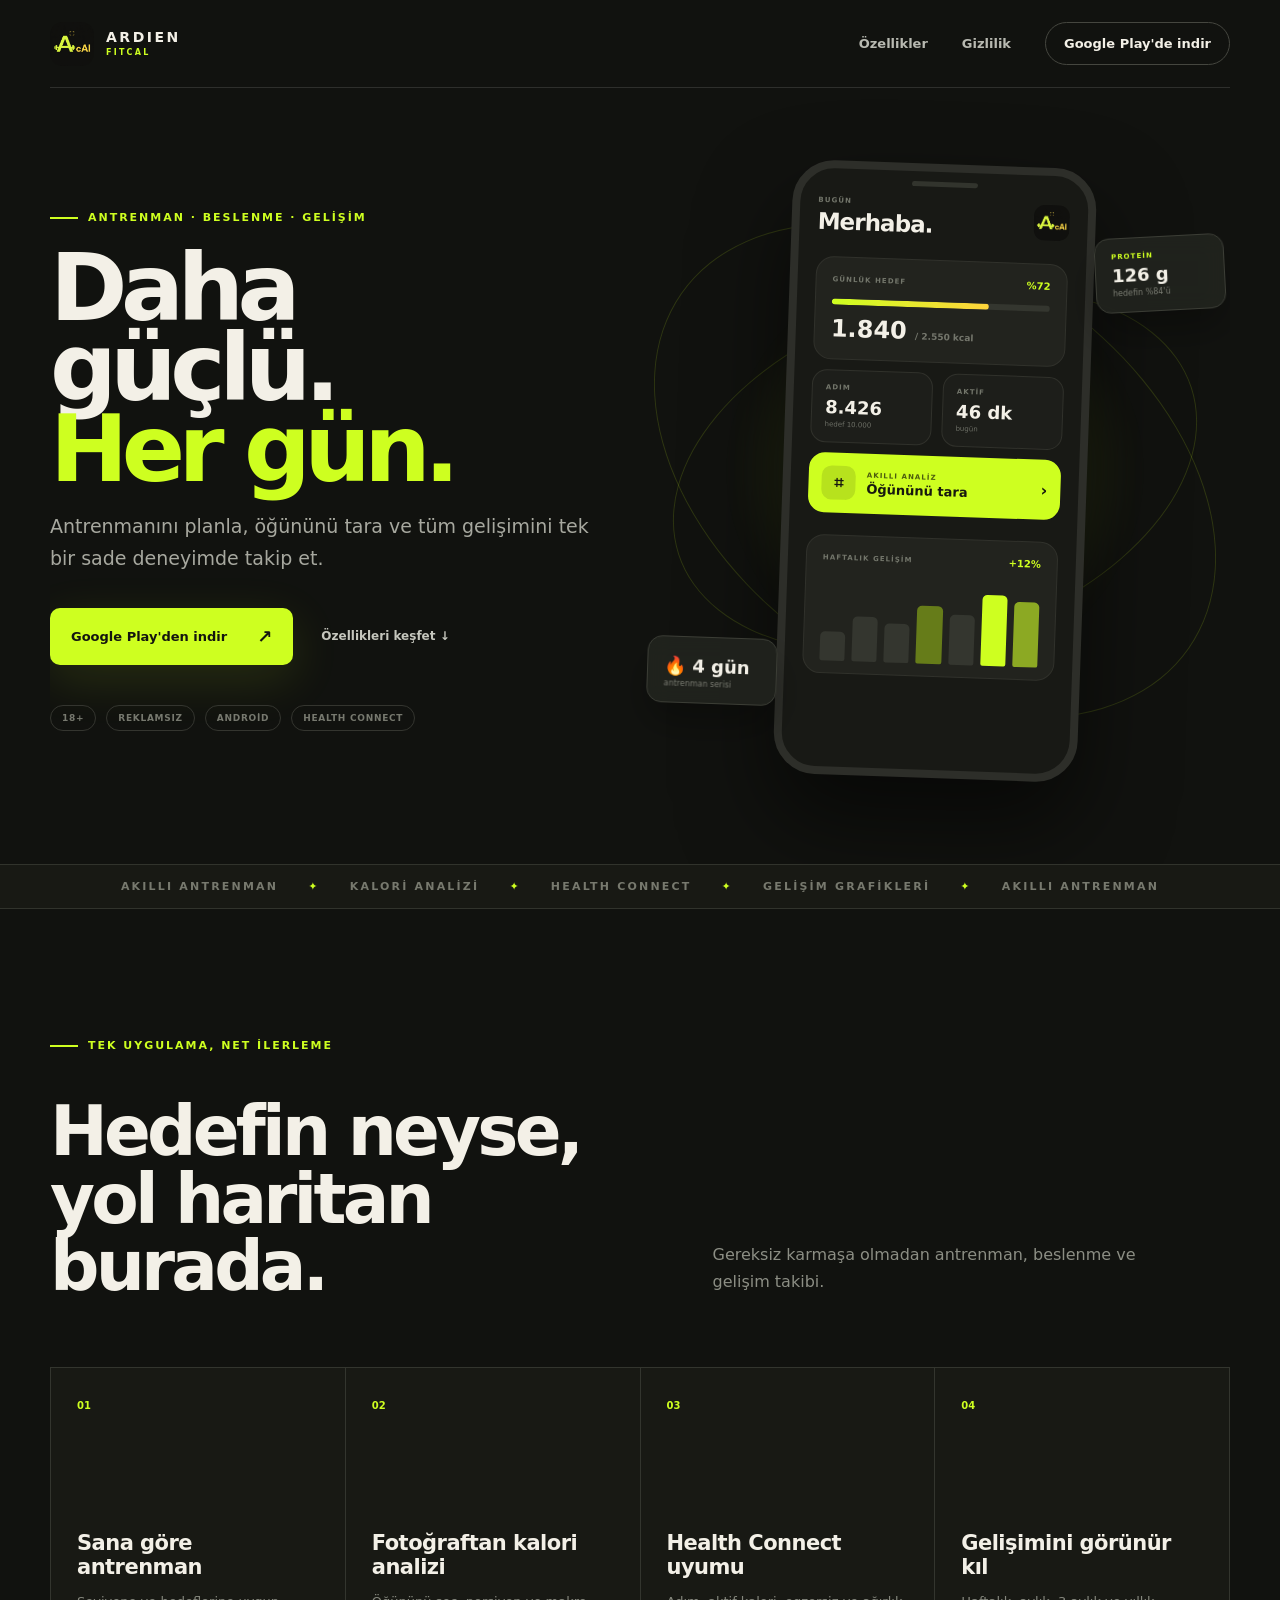
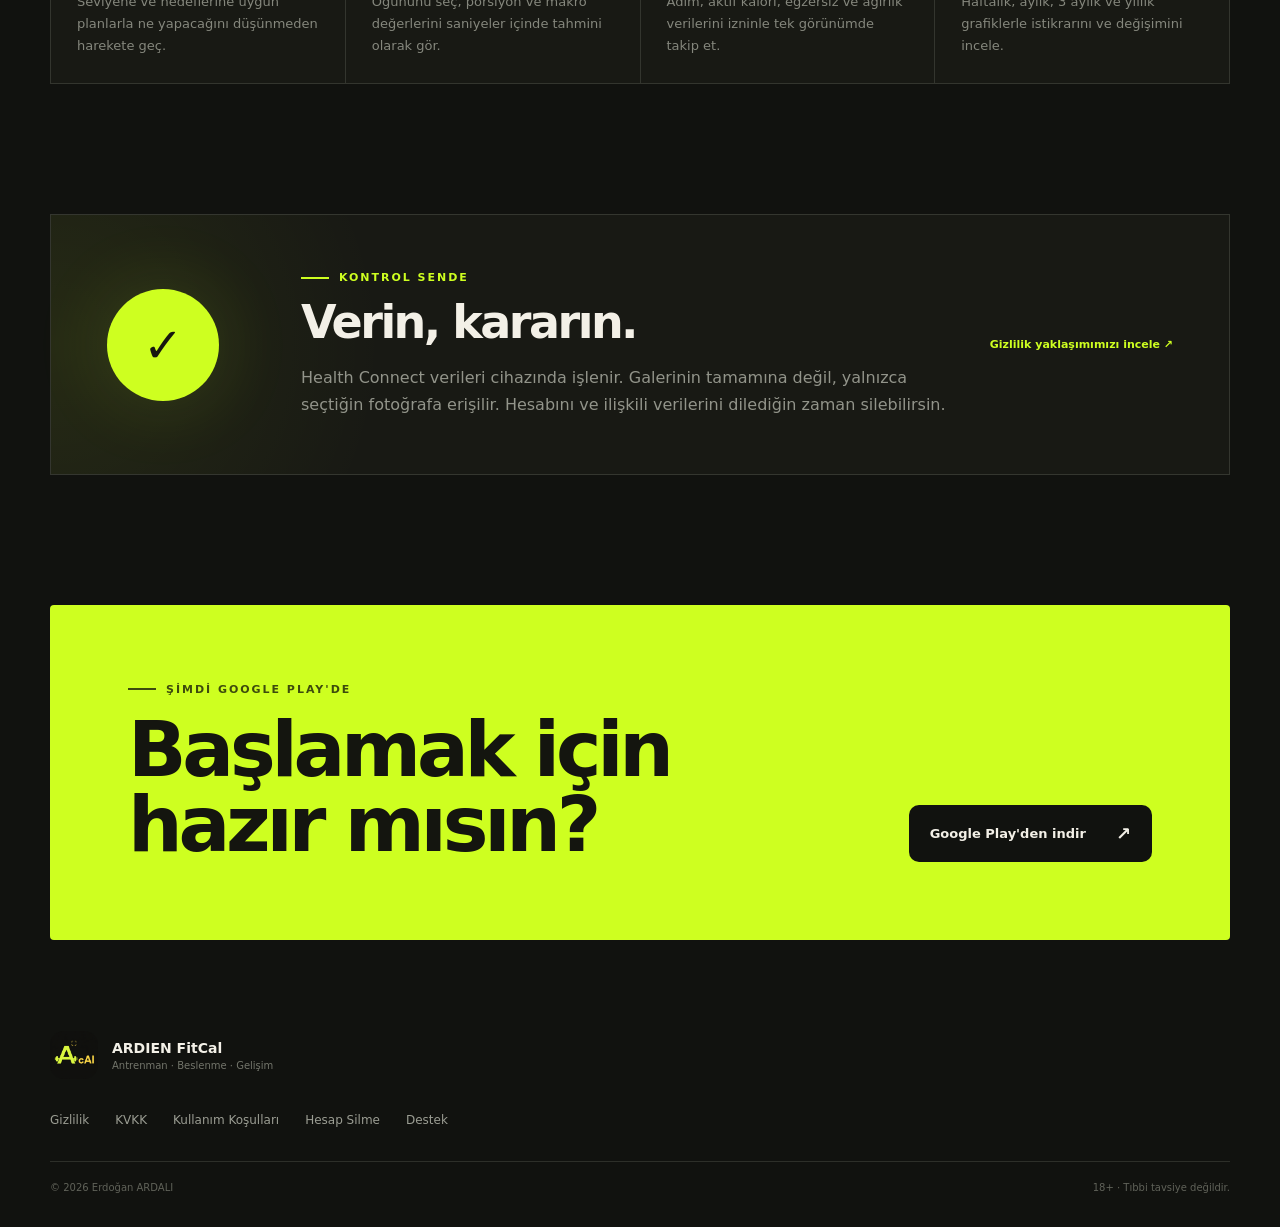
<file: ardien-fitcal/index.html>
<!doctype html>
<html lang="tr">
<head>
  <meta charset="utf-8">
  <meta name="viewport" content="width=device-width, initial-scale=1">
  <meta name="theme-color" content="#11120f">
  <meta name="description" content="ARDIEN FitCal ile antrenmanını planla, öğününü fotoğraftan analiz et ve gelişimini Health Connect desteğiyle takip et.">
  <meta property="og:title" content="ARDIEN FitCal — Daha güçlü. Her gün.">
  <meta property="og:description" content="Antrenman, kalori ve gelişim takibi tek uygulamada.">
  <meta property="og:type" content="website">
  <meta property="og:url" content="https://erdoganardali.github.io/ardien-fitcal/">
  <meta property="og:image" content="https://erdoganardali.github.io/ardien-fitcal/assets/og.png">
  <meta property="og:image:alt" content="ARDIEN FitCal — Daha güçlü. Her gün.">
  <meta name="twitter:card" content="summary_large_image">
  <meta name="twitter:title" content="ARDIEN FitCal — Daha güçlü. Her gün.">
  <meta name="twitter:description" content="Antrenman, kalori ve gelişim takibi tek uygulamada.">
  <meta name="twitter:image" content="https://erdoganardali.github.io/ardien-fitcal/assets/og.png">
  <link rel="icon" href="assets/ardien-logo.png">
  <link rel="stylesheet" href="styles.css">
  <title>ARDIEN FitCal | Antrenman, Kalori ve Gelişim Takibi</title>
</head>
<body>
  <header class="nav wrap">
    <a class="brand" href="#top" aria-label="ARDIEN FitCal ana sayfa">
      <img src="assets/ardien-logo.png" alt="A Cal logosu">
      <span><b>ARDIEN</b><small>FITCAL</small></span>
    </a>
    <nav aria-label="Sayfa bölümleri">
      <a href="#ozellikler">Özellikler</a>
      <a href="#gizlilik">Gizlilik</a>
      <a class="nav-button" href="https://play.google.com/store/apps/details?id=com.ardien.fitcal">Google Play'de indir</a>
    </nav>
  </header>

  <main id="top">
    <section class="hero wrap">
      <div class="hero-copy">
        <p class="kicker"><i></i> ANTRENMAN · BESLENME · GELİŞİM</p>
        <h1>Daha güçlü.<br><em>Her gün.</em></h1>
        <p class="intro">Antrenmanını planla, öğününü tara ve tüm gelişimini tek bir sade deneyimde takip et.</p>
        <div class="actions">
          <a class="button" href="https://play.google.com/store/apps/details?id=com.ardien.fitcal">Google Play'den indir <span>↗</span></a>
          <a class="more" href="#ozellikler">Özellikleri keşfet ↓</a>
        </div>
        <div class="pills"><span>18+</span><span>Reklamsız</span><span>Android</span><span>Health Connect</span></div>
      </div>

      <div class="device-stage" aria-label="ARDIEN FitCal uygulama arayüzü temsili">
        <div class="glow"></div><div class="orbit first"></div><div class="orbit second"></div>
        <div class="phone">
          <div class="speaker"></div>
          <div class="phone-head">
            <div><small>BUGÜN</small><b>Merhaba.</b></div>
            <img src="assets/ardien-logo.png" alt="">
          </div>
          <div class="goal-card">
            <div class="row"><small>GÜNLÜK HEDEF</small><b>%72</b></div>
            <div class="progress"><i></i></div>
            <strong>1.840 <span>/ 2.550 kcal</span></strong>
          </div>
          <div class="mini-grid">
            <div><small>ADIM</small><b>8.426</b><span>hedef 10.000</span></div>
            <div><small>AKTİF</small><b>46 dk</b><span>bugün</span></div>
          </div>
          <div class="scan-card">
            <span class="scan-icon">⌗</span><span><small>AKILLI ANALİZ</small><b>Öğününü tara</b></span><b>›</b>
          </div>
          <div class="chart-card">
            <div class="row"><small>HAFTALIK GELİŞİM</small><b>+12%</b></div>
            <div class="bars" aria-hidden="true"><i></i><i></i><i></i><i></i><i></i><i></i><i></i></div>
          </div>
        </div>
        <div class="floating protein"><small>PROTEİN</small><b>126 g</b><span>hedefin %84'ü</span></div>
        <div class="floating streak"><b>🔥 4 gün</b><span>antrenman serisi</span></div>
      </div>
    </section>

    <div class="ticker"><p>AKILLI ANTRENMAN <b>✦</b> KALORİ ANALİZİ <b>✦</b> HEALTH CONNECT <b>✦</b> GELİŞİM GRAFİKLERİ <b>✦</b> AKILLI ANTRENMAN</p></div>

    <section class="features wrap" id="ozellikler">
      <div class="section-head">
        <p class="kicker"><i></i> TEK UYGULAMA, NET İLERLEME</p>
        <h2>Hedefin neyse,<br>yol haritan burada.</h2>
        <p>Gereksiz karmaşa olmadan antrenman, beslenme ve gelişim takibi.</p>
      </div>
      <div class="feature-grid">
        <article><span>01</span><h3>Sana göre antrenman</h3><p>Seviyene ve hedeflerine uygun planlarla ne yapacağını düşünmeden harekete geç.</p></article>
        <article><span>02</span><h3>Fotoğraftan kalori analizi</h3><p>Öğününü seç, porsiyon ve makro değerlerini saniyeler içinde tahmini olarak gör.</p></article>
        <article><span>03</span><h3>Health Connect uyumu</h3><p>Adım, aktif kalori, egzersiz ve ağırlık verilerini izninle tek görünümde takip et.</p></article>
        <article><span>04</span><h3>Gelişimini görünür kıl</h3><p>Haftalık, aylık, 3 aylık ve yıllık grafiklerle istikrarını ve değişimini incele.</p></article>
      </div>
    </section>

    <section class="privacy wrap" id="gizlilik">
      <div class="check">✓</div>
      <div>
        <p class="kicker"><i></i> KONTROL SENDE</p>
        <h2>Verin, kararın.</h2>
        <p>Health Connect verileri cihazında işlenir. Galerinin tamamına değil, yalnızca seçtiğin fotoğrafa erişilir. Hesabını ve ilişkili verilerini dilediğin zaman silebilirsin.</p>
      </div>
      <a href="privacy.html">Gizlilik yaklaşımımızı incele ↗</a>
    </section>

    <section class="cta wrap">
      <div><p class="kicker"><i></i> ŞİMDİ GOOGLE PLAY'DE</p><h2>Başlamak için<br>hazır mısın?</h2></div>
      <a class="button dark" href="https://play.google.com/store/apps/details?id=com.ardien.fitcal">Google Play'den indir <span>↗</span></a>
    </section>
  </main>

  <footer class="wrap">
    <div class="footer-brand"><img src="assets/ardien-logo.png" alt="A Cal"><span><b>ARDIEN FitCal</b><small>Antrenman · Beslenme · Gelişim</small></span></div>
    <nav aria-label="Yasal bağlantılar">
      <a href="privacy.html">Gizlilik</a><a href="kvkk.html">KVKK</a><a href="terms.html">Kullanım Koşulları</a><a href="account-deletion.html">Hesap Silme</a><a href="mailto:yonetici@eardali.com">Destek</a>
    </nav>
    <div class="footer-bottom"><span>© <span id="year">2026</span> Erdoğan ARDALI</span><span>18+ · Tıbbi tavsiye değildir.</span></div>
  </footer>
  <script>document.getElementById('year').textContent = new Date().getFullYear();</script>
</body>
</html>
</file>
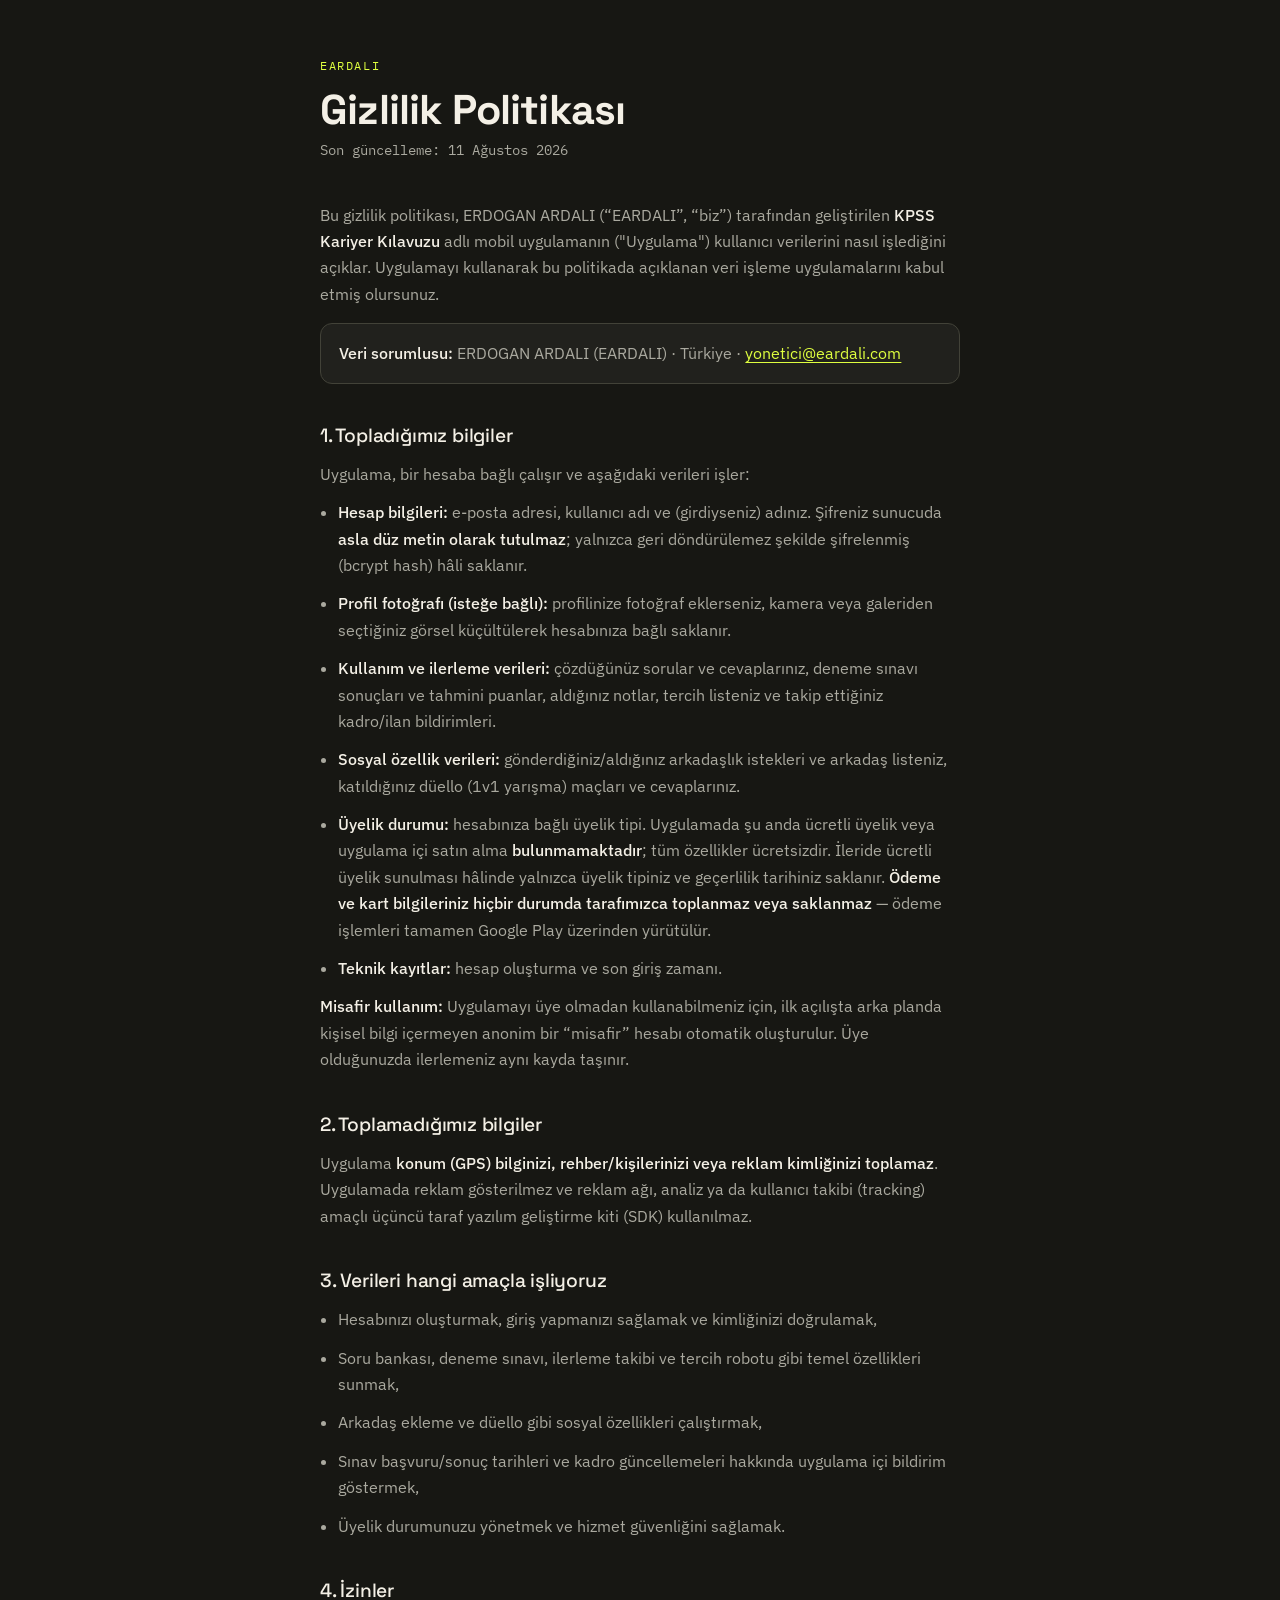
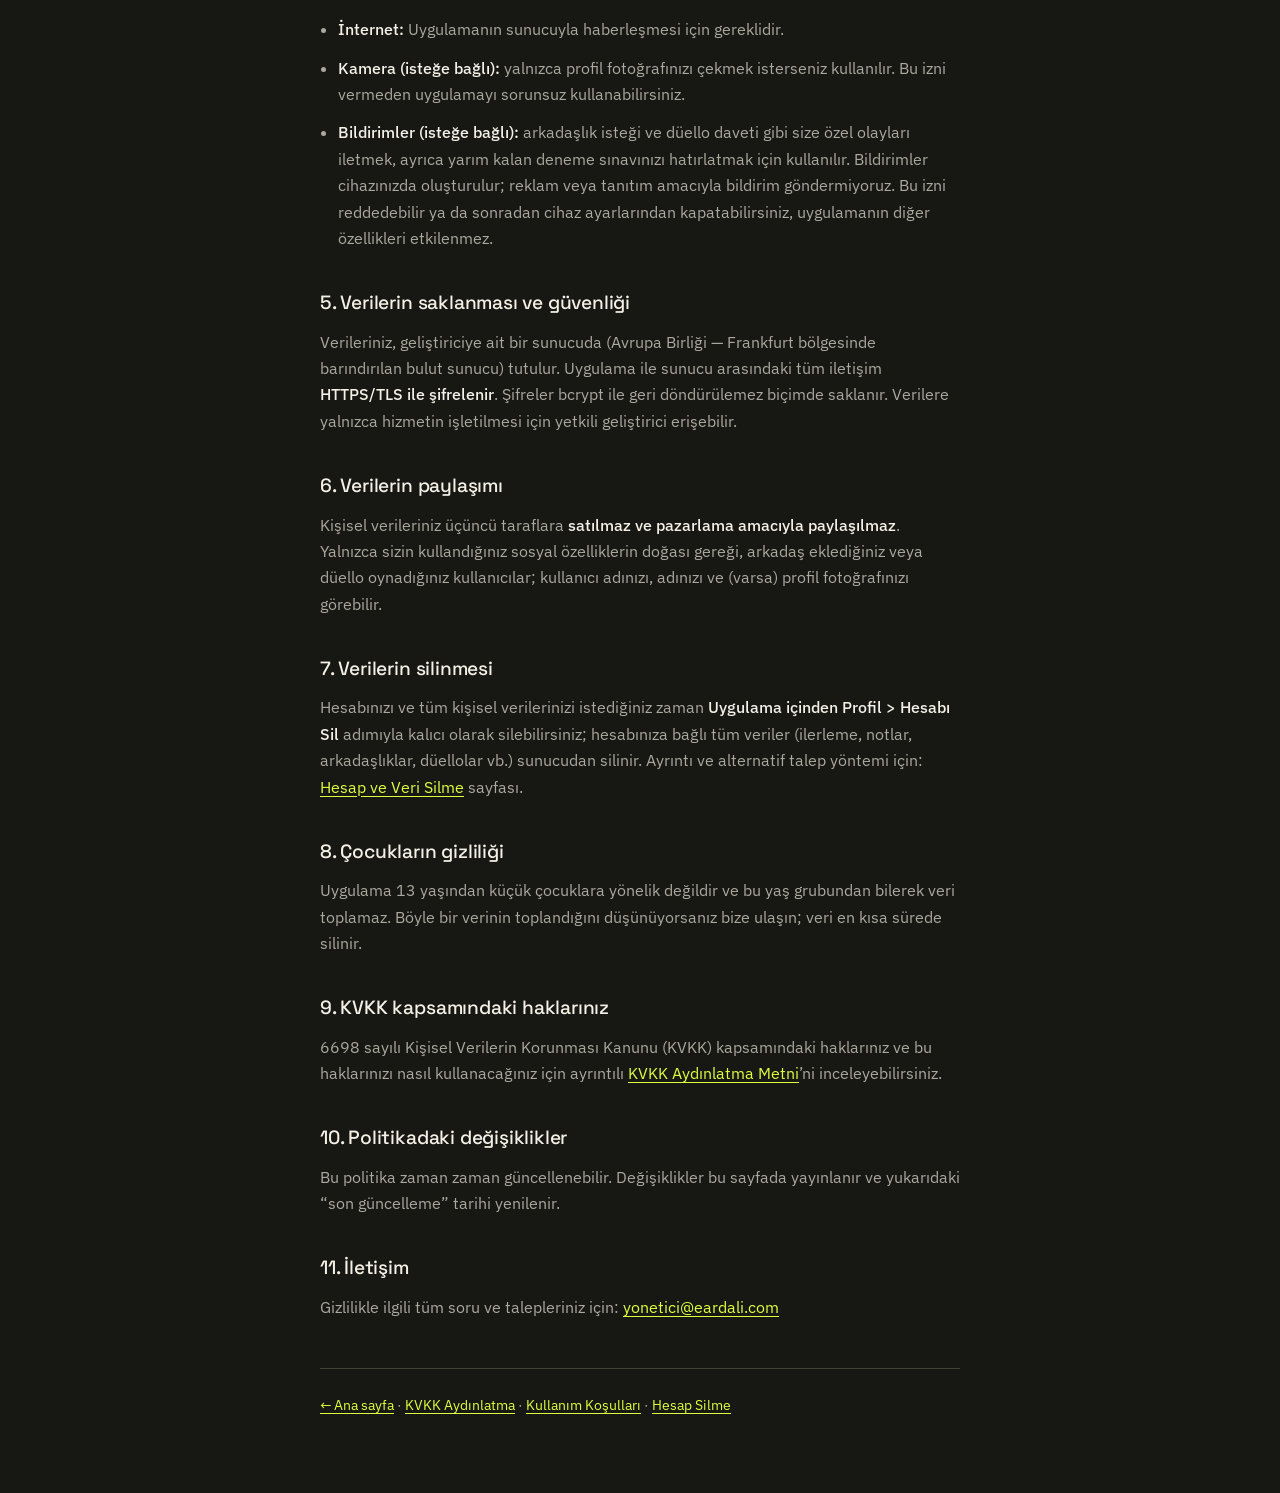
<file: gizlilik.html>
<!DOCTYPE html>
<html lang="tr">
<head>
<meta charset="utf-8">
<meta name="viewport" content="width=device-width, initial-scale=1">
<title>Gizlilik Politikası — KPSS Kariyer Kılavuzu</title>
<link rel="preconnect" href="https://fonts.googleapis.com">
<link rel="preconnect" href="https://fonts.gstatic.com" crossorigin>
<link href="https://fonts.googleapis.com/css2?family=Space+Grotesk:wght@500;700&family=IBM+Plex+Mono:wght@400&family=IBM+Plex+Sans:wght@400;500&display=swap" rel="stylesheet">
<style>
  :root{--porselen:#171713;--murekkep:#F4F0E6;--cini:#DFFF3F;--kum:#424238;--sis:#AAA99F;--kart:rgba(255,255,255,.045);color-scheme:dark}
  @media (prefers-color-scheme:dark){
    :root{--porselen:#171713;--murekkep:#F4F0E6;--cini:#DFFF3F;--kum:#424238;--sis:#AAA99F;--kart:rgba(255,255,255,.045)}
  }
  *{box-sizing:border-box;margin:0;padding:0}
  body{background:var(--porselen);color:var(--murekkep);
    font-family:"IBM Plex Sans",system-ui,sans-serif;line-height:1.65;padding:0 1.5rem}
  .kapsam{max-width:40rem;margin:0 auto;padding:3.5rem 0 4rem}
  .etiket{font-family:"IBM Plex Mono",monospace;font-size:.72rem;letter-spacing:.14em;
    text-transform:uppercase;color:var(--cini)}
  h1{font-family:"Space Grotesk",sans-serif;font-weight:700;font-size:clamp(1.9rem,1.3rem + 2.4vw,2.6rem);
    line-height:1.1;letter-spacing:-.02em;margin:.6rem 0 .4rem}
  .tarih{font-family:"IBM Plex Mono",monospace;font-size:.85rem;color:var(--sis);margin-bottom:2.5rem}
  h2{font-family:"Space Grotesk",sans-serif;font-weight:500;font-size:1.2rem;
    margin:2.25rem 0 .6rem;letter-spacing:-.01em}
  p,li{color:var(--sis);margin-bottom:.75rem}
  ul{padding-left:1.15rem}
  strong{color:var(--murekkep);font-weight:500}
  a{color:var(--cini);text-underline-offset:3px}
  a:focus-visible{outline:2px solid var(--cini);outline-offset:3px;border-radius:3px}
  hr{border:0;border-top:1px solid var(--kum);margin:3rem 0 1.5rem}
  .geri{font-size:.9rem}
  .not{background:var(--kart);border:1px solid var(--kum);border-radius:12px;
    padding:1rem 1.15rem;margin:1rem 0}
</style>
</head>
<body>
<div class="kapsam">

  <p class="etiket">EARDALI</p>
  <h1>Gizlilik Politikası</h1>
  <p class="tarih">Son güncelleme: 11 Ağustos 2026</p>

  <p>
    Bu gizlilik politikası, ERDOGAN ARDALI (“EARDALI”, “biz”) tarafından geliştirilen
    <strong>KPSS Kariyer Kılavuzu</strong> adlı mobil uygulamanın ("Uygulama") kullanıcı
    verilerini nasıl işlediğini açıklar. Uygulamayı kullanarak bu politikada açıklanan
    veri işleme uygulamalarını kabul etmiş olursunuz.
  </p>

  <div class="not">
    <p style="margin:0"><strong>Veri sorumlusu:</strong> ERDOGAN ARDALI (EARDALI) ·
    Türkiye · <a href="mailto:yonetici@eardali.com">yonetici@eardali.com</a></p>
  </div>

  <h2>1. Topladığımız bilgiler</h2>
  <p>Uygulama, bir hesaba bağlı çalışır ve aşağıdaki verileri işler:</p>
  <ul>
    <li><strong>Hesap bilgileri:</strong> e-posta adresi, kullanıcı adı ve (girdiyseniz)
      adınız. Şifreniz sunucuda <strong>asla düz metin olarak tutulmaz</strong>; yalnızca
      geri döndürülemez şekilde şifrelenmiş (bcrypt hash) hâli saklanır.</li>
    <li><strong>Profil fotoğrafı (isteğe bağlı):</strong> profilinize fotoğraf eklerseniz,
      kamera veya galeriden seçtiğiniz görsel küçültülerek hesabınıza bağlı saklanır.</li>
    <li><strong>Kullanım ve ilerleme verileri:</strong> çözdüğünüz sorular ve cevaplarınız,
      deneme sınavı sonuçları ve tahmini puanlar, aldığınız notlar, tercih listeniz ve
      takip ettiğiniz kadro/ilan bildirimleri.</li>
    <li><strong>Sosyal özellik verileri:</strong> gönderdiğiniz/aldığınız arkadaşlık
      istekleri ve arkadaş listeniz, katıldığınız düello (1v1 yarışma) maçları ve
      cevaplarınız.</li>
    <li><strong>Üyelik durumu:</strong> hesabınıza bağlı üyelik tipi. Uygulamada şu anda ücretli
      üyelik veya uygulama içi satın alma <strong style="color:var(--murekkep)">bulunmamaktadır</strong>;
      tüm özellikler ücretsizdir. İleride ücretli üyelik sunulması hâlinde yalnızca üyelik tipiniz ve
      geçerlilik tarihiniz saklanır. <strong style="color:var(--murekkep)">Ödeme ve kart bilgileriniz
      hiçbir durumda tarafımızca toplanmaz veya saklanmaz</strong> — ödeme işlemleri tamamen Google Play
      üzerinden yürütülür.</li>
    <li><strong>Teknik kayıtlar:</strong> hesap oluşturma ve son giriş zamanı.</li>
  </ul>
  <p>
    <strong>Misafir kullanım:</strong> Uygulamayı üye olmadan kullanabilmeniz için,
    ilk açılışta arka planda kişisel bilgi içermeyen anonim bir “misafir” hesabı
    otomatik oluşturulur. Üye olduğunuzda ilerlemeniz aynı kayda taşınır.
  </p>

  <h2>2. Toplamadığımız bilgiler</h2>
  <p>
    Uygulama <strong>konum (GPS) bilginizi, rehber/kişilerinizi veya reklam kimliğinizi
    toplamaz</strong>. Uygulamada reklam gösterilmez ve reklam ağı, analiz ya da
    kullanıcı takibi (tracking) amaçlı üçüncü taraf yazılım geliştirme kiti (SDK)
    kullanılmaz.
  </p>

  <h2>3. Verileri hangi amaçla işliyoruz</h2>
  <ul>
    <li>Hesabınızı oluşturmak, giriş yapmanızı sağlamak ve kimliğinizi doğrulamak,</li>
    <li>Soru bankası, deneme sınavı, ilerleme takibi ve tercih robotu gibi temel
      özellikleri sunmak,</li>
    <li>Arkadaş ekleme ve düello gibi sosyal özellikleri çalıştırmak,</li>
    <li>Sınav başvuru/sonuç tarihleri ve kadro güncellemeleri hakkında uygulama içi
      bildirim göstermek,</li>
    <li>Üyelik durumunuzu yönetmek ve hizmet güvenliğini sağlamak.</li>
  </ul>

  <h2>4. İzinler</h2>
  <ul>
    <li><strong>İnternet:</strong> Uygulamanın sunucuyla haberleşmesi için gereklidir.</li>
    <li><strong>Kamera (isteğe bağlı):</strong> yalnızca profil fotoğrafınızı çekmek
      isterseniz kullanılır. Bu izni vermeden uygulamayı sorunsuz kullanabilirsiniz.</li>
    <li><strong>Bildirimler (isteğe bağlı):</strong> arkadaşlık isteği ve düello daveti
      gibi size özel olayları iletmek, ayrıca yarım kalan deneme sınavınızı hatırlatmak
      için kullanılır. Bildirimler cihazınızda oluşturulur; reklam veya tanıtım amacıyla
      bildirim göndermiyoruz. Bu izni reddedebilir ya da sonradan cihaz ayarlarından
      kapatabilirsiniz, uygulamanın diğer özellikleri etkilenmez.</li>
  </ul>

  <h2>5. Verilerin saklanması ve güvenliği</h2>
  <p>
    Verileriniz, geliştiriciye ait bir sunucuda (Avrupa Birliği — Frankfurt bölgesinde
    barındırılan bulut sunucu) tutulur. Uygulama ile sunucu arasındaki tüm iletişim
    <strong>HTTPS/TLS ile şifrelenir</strong>. Şifreler bcrypt ile geri döndürülemez
    biçimde saklanır. Verilere yalnızca hizmetin işletilmesi için yetkili geliştirici
    erişebilir.
  </p>

  <h2>6. Verilerin paylaşımı</h2>
  <p>
    Kişisel verileriniz üçüncü taraflara <strong>satılmaz ve pazarlama amacıyla
    paylaşılmaz</strong>. Yalnızca sizin kullandığınız sosyal özelliklerin doğası
    gereği, arkadaş eklediğiniz veya düello oynadığınız kullanıcılar; kullanıcı adınızı,
    adınızı ve (varsa) profil fotoğrafınızı görebilir.
  </p>

  <h2>7. Verilerin silinmesi</h2>
  <p>
    Hesabınızı ve tüm kişisel verilerinizi istediğiniz zaman <strong>Uygulama içinden
    Profil &gt; Hesabı Sil</strong> adımıyla kalıcı olarak silebilirsiniz; hesabınıza
    bağlı tüm veriler (ilerleme, notlar, arkadaşlıklar, düellolar vb.) sunucudan
    silinir. Ayrıntı ve alternatif talep yöntemi için:
    <a href="hesap-silme.html">Hesap ve Veri Silme</a> sayfası.
  </p>

  <h2>8. Çocukların gizliliği</h2>
  <p>
    Uygulama 13 yaşından küçük çocuklara yönelik değildir ve bu yaş grubundan bilerek
    veri toplamaz. Böyle bir verinin toplandığını düşünüyorsanız bize ulaşın; veri en
    kısa sürede silinir.
  </p>

  <h2>9. KVKK kapsamındaki haklarınız</h2>
  <p>
    6698 sayılı Kişisel Verilerin Korunması Kanunu (KVKK) kapsamındaki haklarınız ve
    bu haklarınızı nasıl kullanacağınız için ayrıntılı
    <a href="kvkk.html">KVKK Aydınlatma Metni</a>’ni inceleyebilirsiniz.
  </p>

  <h2>10. Politikadaki değişiklikler</h2>
  <p>
    Bu politika zaman zaman güncellenebilir. Değişiklikler bu sayfada yayınlanır ve
    yukarıdaki “son güncelleme” tarihi yenilenir.
  </p>

  <h2>11. İletişim</h2>
  <p>
    Gizlilikle ilgili tüm soru ve talepleriniz için:
    <a href="mailto:yonetici@eardali.com">yonetici@eardali.com</a>
  </p>

  <hr>
  <p class="geri">
    <a href="index.html">← Ana sayfa</a> ·
    <a href="kvkk.html">KVKK Aydınlatma</a> ·
    <a href="kullanim-kosullari.html">Kullanım Koşulları</a> ·
    <a href="hesap-silme.html">Hesap Silme</a>
  </p>

</div>
</body>
</html>
</file>
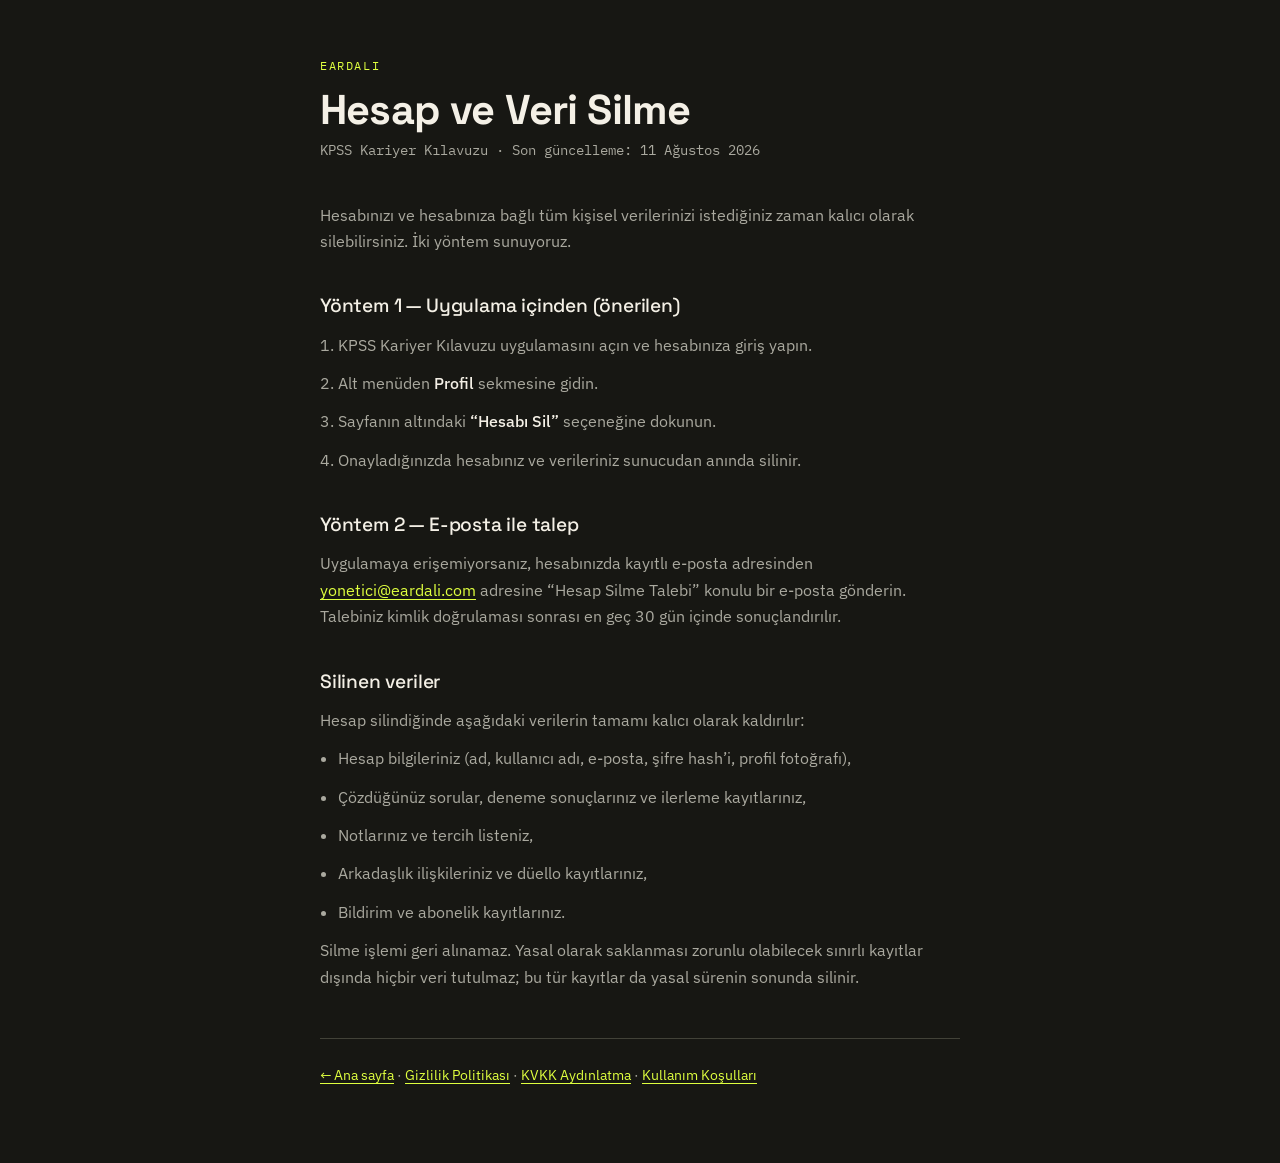
<file: hesap-silme.html>
<!DOCTYPE html>
<html lang="tr">
<head>
<meta charset="utf-8">
<meta name="viewport" content="width=device-width, initial-scale=1">
<title>Hesap ve Veri Silme — KPSS Kariyer Kılavuzu</title>
<link rel="preconnect" href="https://fonts.googleapis.com">
<link rel="preconnect" href="https://fonts.gstatic.com" crossorigin>
<link href="https://fonts.googleapis.com/css2?family=Space+Grotesk:wght@500;700&family=IBM+Plex+Mono:wght@400&family=IBM+Plex+Sans:wght@400;500&display=swap" rel="stylesheet">
<style>
  :root{--porselen:#171713;--murekkep:#F4F0E6;--cini:#DFFF3F;--kum:#424238;--sis:#AAA99F;--kart:rgba(255,255,255,.045);color-scheme:dark}
  @media (prefers-color-scheme:dark){
    :root{--porselen:#171713;--murekkep:#F4F0E6;--cini:#DFFF3F;--kum:#424238;--sis:#AAA99F;--kart:rgba(255,255,255,.045)}
  }
  *{box-sizing:border-box;margin:0;padding:0}
  body{background:var(--porselen);color:var(--murekkep);
    font-family:"IBM Plex Sans",system-ui,sans-serif;line-height:1.65;padding:0 1.5rem}
  .kapsam{max-width:40rem;margin:0 auto;padding:3.5rem 0 4rem}
  .etiket{font-family:"IBM Plex Mono",monospace;font-size:.72rem;letter-spacing:.14em;
    text-transform:uppercase;color:var(--cini)}
  h1{font-family:"Space Grotesk",sans-serif;font-weight:700;font-size:clamp(1.9rem,1.3rem + 2.4vw,2.6rem);
    line-height:1.1;letter-spacing:-.02em;margin:.6rem 0 .4rem}
  .tarih{font-family:"IBM Plex Mono",monospace;font-size:.85rem;color:var(--sis);margin-bottom:2.5rem}
  h2{font-family:"Space Grotesk",sans-serif;font-weight:500;font-size:1.2rem;
    margin:2.25rem 0 .6rem;letter-spacing:-.01em}
  p,li{color:var(--sis);margin-bottom:.75rem}
  ol,ul{padding-left:1.15rem}
  strong{color:var(--murekkep);font-weight:500}
  a{color:var(--cini);text-underline-offset:3px}
  a:focus-visible{outline:2px solid var(--cini);outline-offset:3px;border-radius:3px}
  hr{border:0;border-top:1px solid var(--kum);margin:3rem 0 1.5rem}
  .geri{font-size:.9rem}
</style>
</head>
<body>
<div class="kapsam">

  <p class="etiket">EARDALI</p>
  <h1>Hesap ve Veri Silme</h1>
  <p class="tarih">KPSS Kariyer Kılavuzu · Son güncelleme: 11 Ağustos 2026</p>

  <p>
    Hesabınızı ve hesabınıza bağlı tüm kişisel verilerinizi istediğiniz zaman
    kalıcı olarak silebilirsiniz. İki yöntem sunuyoruz.
  </p>

  <h2>Yöntem 1 — Uygulama içinden (önerilen)</h2>
  <ol>
    <li>KPSS Kariyer Kılavuzu uygulamasını açın ve hesabınıza giriş yapın.</li>
    <li>Alt menüden <strong>Profil</strong> sekmesine gidin.</li>
    <li>Sayfanın altındaki <strong>“Hesabı Sil”</strong> seçeneğine dokunun.</li>
    <li>Onayladığınızda hesabınız ve verileriniz sunucudan anında silinir.</li>
  </ol>

  <h2>Yöntem 2 — E-posta ile talep</h2>
  <p>
    Uygulamaya erişemiyorsanız, hesabınızda kayıtlı e-posta adresinden
    <a href="mailto:yonetici@eardali.com?subject=Hesap%20Silme%20Talebi">yonetici@eardali.com</a>
    adresine “Hesap Silme Talebi” konulu bir e-posta gönderin. Talebiniz kimlik
    doğrulaması sonrası en geç 30 gün içinde sonuçlandırılır.
  </p>

  <h2>Silinen veriler</h2>
  <p>Hesap silindiğinde aşağıdaki verilerin tamamı kalıcı olarak kaldırılır:</p>
  <ul>
    <li>Hesap bilgileriniz (ad, kullanıcı adı, e-posta, şifre hash’i, profil fotoğrafı),</li>
    <li>Çözdüğünüz sorular, deneme sonuçlarınız ve ilerleme kayıtlarınız,</li>
    <li>Notlarınız ve tercih listeniz,</li>
    <li>Arkadaşlık ilişkileriniz ve düello kayıtlarınız,</li>
    <li>Bildirim ve abonelik kayıtlarınız.</li>
  </ul>
  <p>
    Silme işlemi geri alınamaz. Yasal olarak saklanması zorunlu olabilecek sınırlı
    kayıtlar dışında hiçbir veri tutulmaz; bu tür kayıtlar da yasal sürenin sonunda
    silinir.
  </p>

  <hr>
  <p class="geri">
    <a href="index.html">← Ana sayfa</a> ·
    <a href="gizlilik.html">Gizlilik Politikası</a> ·
    <a href="kvkk.html">KVKK Aydınlatma</a> ·
    <a href="kullanim-kosullari.html">Kullanım Koşulları</a>
  </p>

</div>
</body>
</html>
</file>
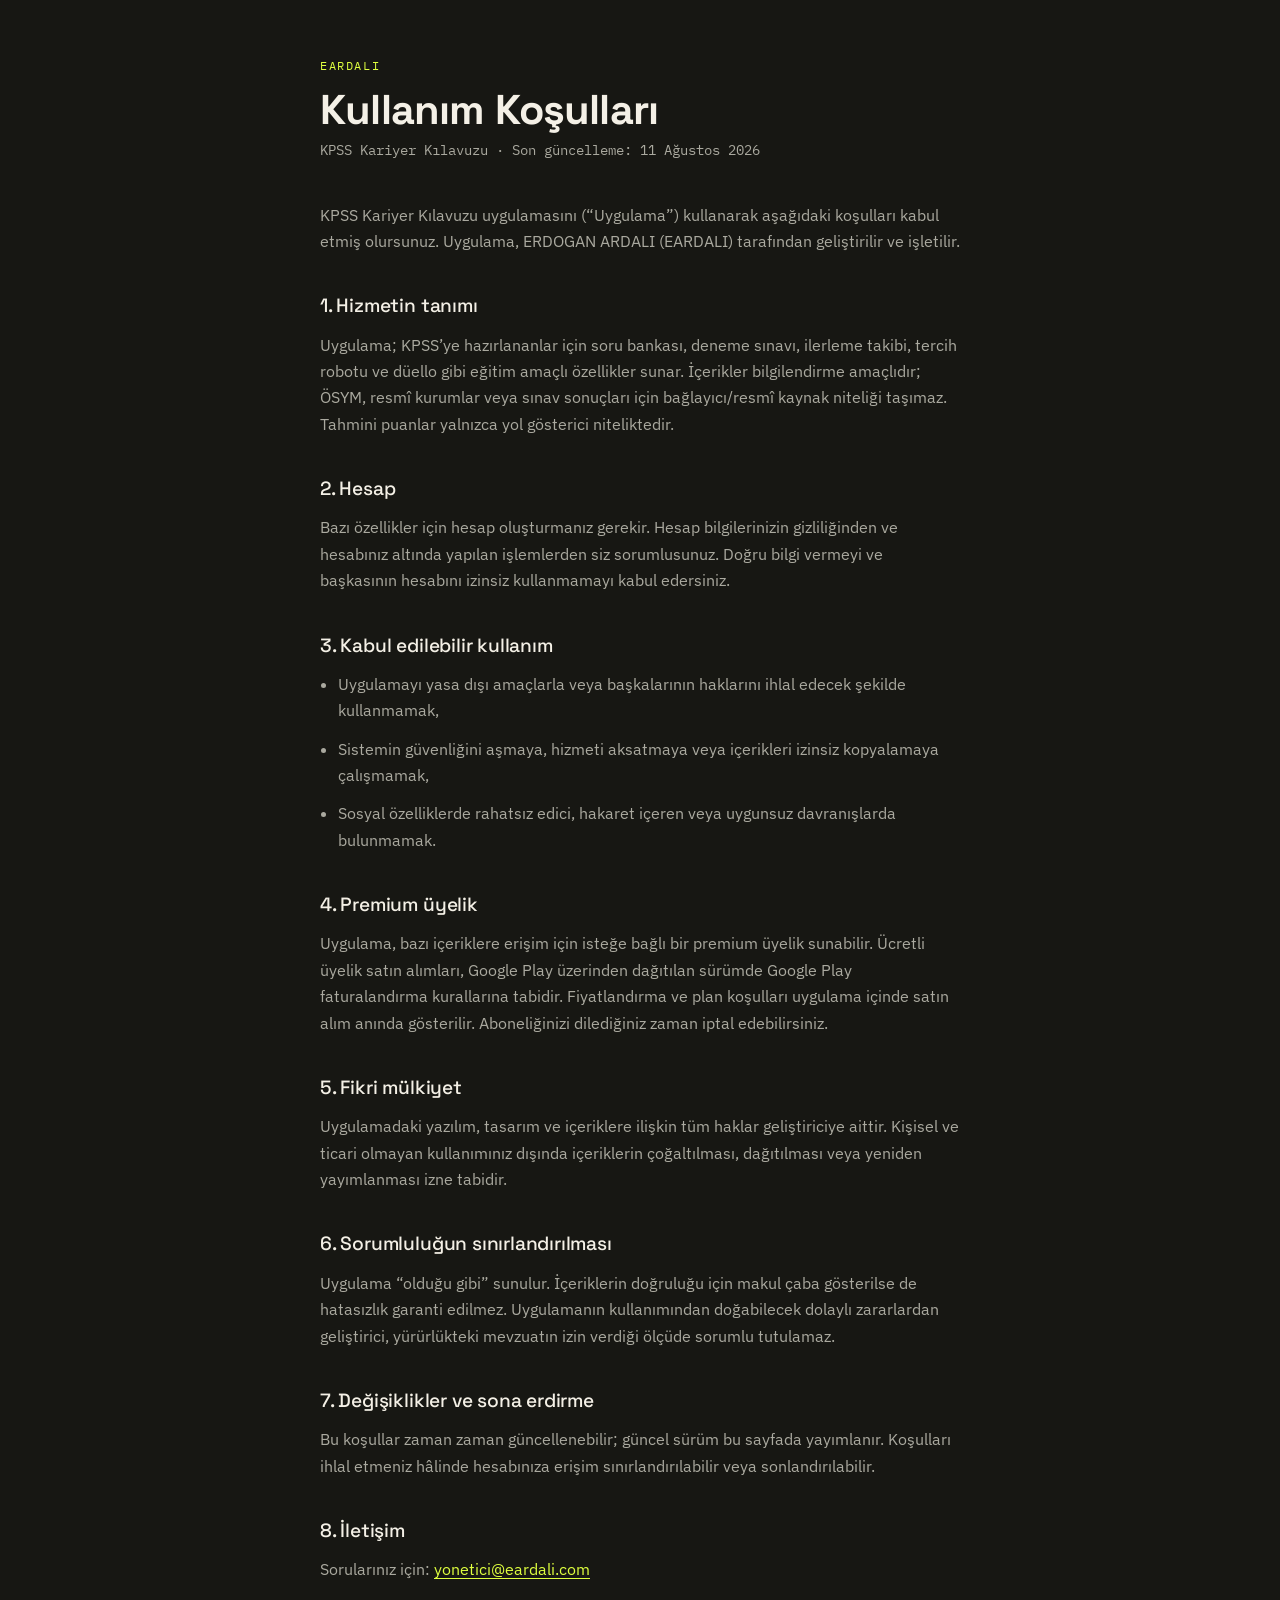
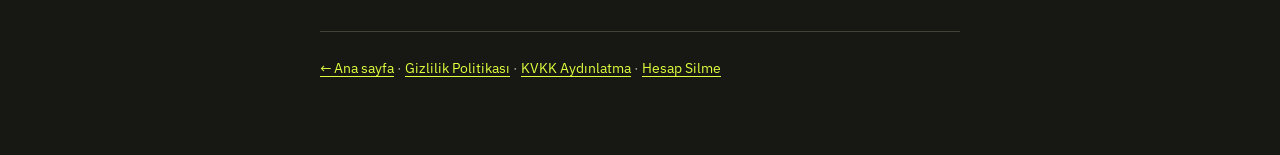
<file: kullanim-kosullari.html>
<!DOCTYPE html>
<html lang="tr">
<head>
<meta charset="utf-8">
<meta name="viewport" content="width=device-width, initial-scale=1">
<title>Kullanım Koşulları — KPSS Kariyer Kılavuzu</title>
<link rel="preconnect" href="https://fonts.googleapis.com">
<link rel="preconnect" href="https://fonts.gstatic.com" crossorigin>
<link href="https://fonts.googleapis.com/css2?family=Space+Grotesk:wght@500;700&family=IBM+Plex+Mono:wght@400&family=IBM+Plex+Sans:wght@400;500&display=swap" rel="stylesheet">
<style>
  :root{--porselen:#171713;--murekkep:#F4F0E6;--cini:#DFFF3F;--kum:#424238;--sis:#AAA99F;--kart:rgba(255,255,255,.045);color-scheme:dark}
  @media (prefers-color-scheme:dark){
    :root{--porselen:#171713;--murekkep:#F4F0E6;--cini:#DFFF3F;--kum:#424238;--sis:#AAA99F;--kart:rgba(255,255,255,.045)}
  }
  *{box-sizing:border-box;margin:0;padding:0}
  body{background:var(--porselen);color:var(--murekkep);
    font-family:"IBM Plex Sans",system-ui,sans-serif;line-height:1.65;padding:0 1.5rem}
  .kapsam{max-width:40rem;margin:0 auto;padding:3.5rem 0 4rem}
  .etiket{font-family:"IBM Plex Mono",monospace;font-size:.72rem;letter-spacing:.14em;
    text-transform:uppercase;color:var(--cini)}
  h1{font-family:"Space Grotesk",sans-serif;font-weight:700;font-size:clamp(1.9rem,1.3rem + 2.4vw,2.6rem);
    line-height:1.1;letter-spacing:-.02em;margin:.6rem 0 .4rem}
  .tarih{font-family:"IBM Plex Mono",monospace;font-size:.85rem;color:var(--sis);margin-bottom:2.5rem}
  h2{font-family:"Space Grotesk",sans-serif;font-weight:500;font-size:1.2rem;
    margin:2.25rem 0 .6rem;letter-spacing:-.01em}
  p,li{color:var(--sis);margin-bottom:.75rem}
  ul{padding-left:1.15rem}
  strong{color:var(--murekkep);font-weight:500}
  a{color:var(--cini);text-underline-offset:3px}
  a:focus-visible{outline:2px solid var(--cini);outline-offset:3px;border-radius:3px}
  hr{border:0;border-top:1px solid var(--kum);margin:3rem 0 1.5rem}
  .geri{font-size:.9rem}
</style>
</head>
<body>
<div class="kapsam">

  <p class="etiket">EARDALI</p>
  <h1>Kullanım Koşulları</h1>
  <p class="tarih">KPSS Kariyer Kılavuzu · Son güncelleme: 11 Ağustos 2026</p>

  <p>
    KPSS Kariyer Kılavuzu uygulamasını (“Uygulama”) kullanarak aşağıdaki koşulları
    kabul etmiş olursunuz. Uygulama, ERDOGAN ARDALI (EARDALI) tarafından geliştirilir
    ve işletilir.
  </p>

  <h2>1. Hizmetin tanımı</h2>
  <p>
    Uygulama; KPSS’ye hazırlananlar için soru bankası, deneme sınavı, ilerleme takibi,
    tercih robotu ve düello gibi eğitim amaçlı özellikler sunar. İçerikler bilgilendirme
    amaçlıdır; ÖSYM, resmî kurumlar veya sınav sonuçları için bağlayıcı/resmî kaynak
    niteliği taşımaz. Tahmini puanlar yalnızca yol gösterici niteliktedir.
  </p>

  <h2>2. Hesap</h2>
  <p>
    Bazı özellikler için hesap oluşturmanız gerekir. Hesap bilgilerinizin gizliliğinden
    ve hesabınız altında yapılan işlemlerden siz sorumlusunuz. Doğru bilgi vermeyi ve
    başkasının hesabını izinsiz kullanmamayı kabul edersiniz.
  </p>

  <h2>3. Kabul edilebilir kullanım</h2>
  <ul>
    <li>Uygulamayı yasa dışı amaçlarla veya başkalarının haklarını ihlal edecek şekilde kullanmamak,</li>
    <li>Sistemin güvenliğini aşmaya, hizmeti aksatmaya veya içerikleri izinsiz kopyalamaya çalışmamak,</li>
    <li>Sosyal özelliklerde rahatsız edici, hakaret içeren veya uygunsuz davranışlarda bulunmamak.</li>
  </ul>

  <h2>4. Premium üyelik</h2>
  <p>
    Uygulama, bazı içeriklere erişim için isteğe bağlı bir premium üyelik sunabilir.
    Ücretli üyelik satın alımları, Google Play üzerinden dağıtılan sürümde Google Play
    faturalandırma kurallarına tabidir. Fiyatlandırma ve plan koşulları uygulama içinde
    satın alım anında gösterilir. Aboneliğinizi dilediğiniz zaman iptal edebilirsiniz.
  </p>

  <h2>5. Fikri mülkiyet</h2>
  <p>
    Uygulamadaki yazılım, tasarım ve içeriklere ilişkin tüm haklar geliştiriciye aittir.
    Kişisel ve ticari olmayan kullanımınız dışında içeriklerin çoğaltılması, dağıtılması
    veya yeniden yayımlanması izne tabidir.
  </p>

  <h2>6. Sorumluluğun sınırlandırılması</h2>
  <p>
    Uygulama “olduğu gibi” sunulur. İçeriklerin doğruluğu için makul çaba gösterilse de
    hatasızlık garanti edilmez. Uygulamanın kullanımından doğabilecek dolaylı zararlardan
    geliştirici, yürürlükteki mevzuatın izin verdiği ölçüde sorumlu tutulamaz.
  </p>

  <h2>7. Değişiklikler ve sona erdirme</h2>
  <p>
    Bu koşullar zaman zaman güncellenebilir; güncel sürüm bu sayfada yayımlanır. Koşulları
    ihlal etmeniz hâlinde hesabınıza erişim sınırlandırılabilir veya sonlandırılabilir.
  </p>

  <h2>8. İletişim</h2>
  <p>
    Sorularınız için: <a href="mailto:yonetici@eardali.com">yonetici@eardali.com</a>
  </p>

  <hr>
  <p class="geri">
    <a href="index.html">← Ana sayfa</a> ·
    <a href="gizlilik.html">Gizlilik Politikası</a> ·
    <a href="kvkk.html">KVKK Aydınlatma</a> ·
    <a href="hesap-silme.html">Hesap Silme</a>
  </p>

</div>
</body>
</html>
</file>
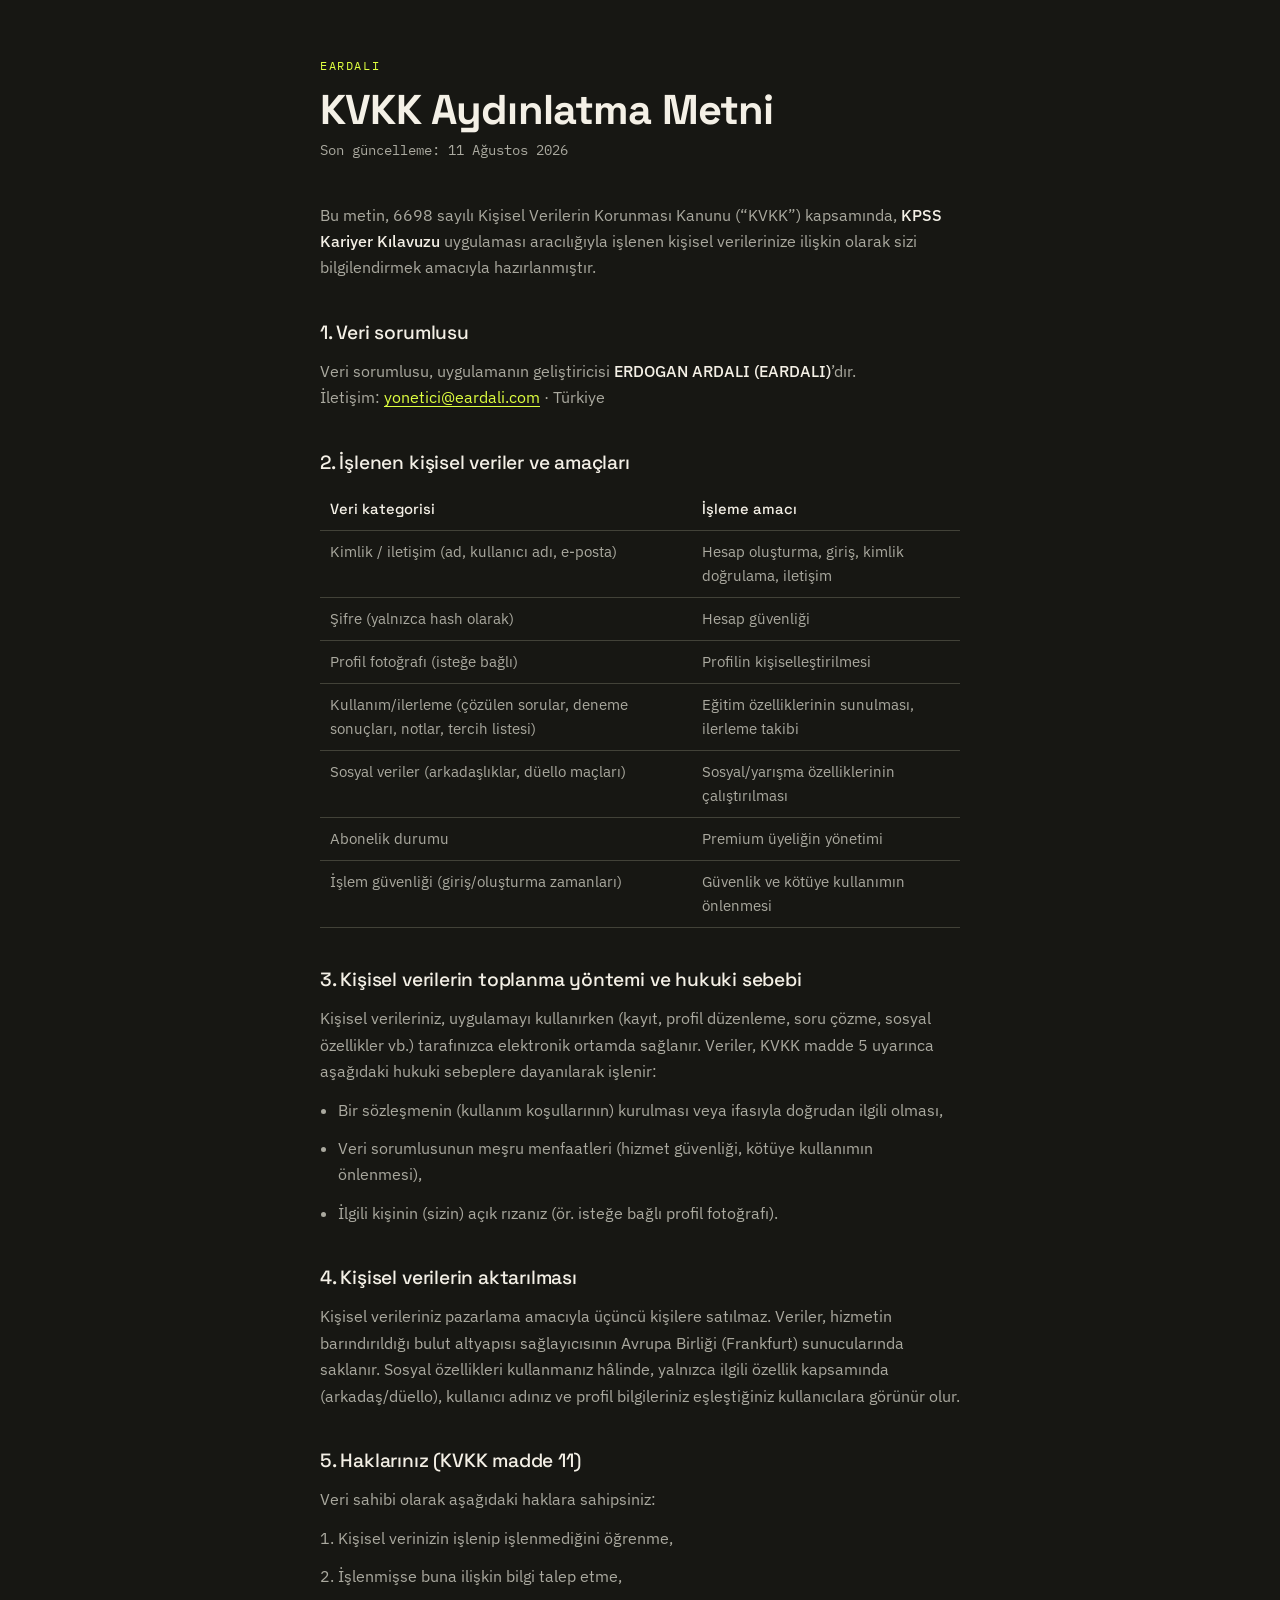
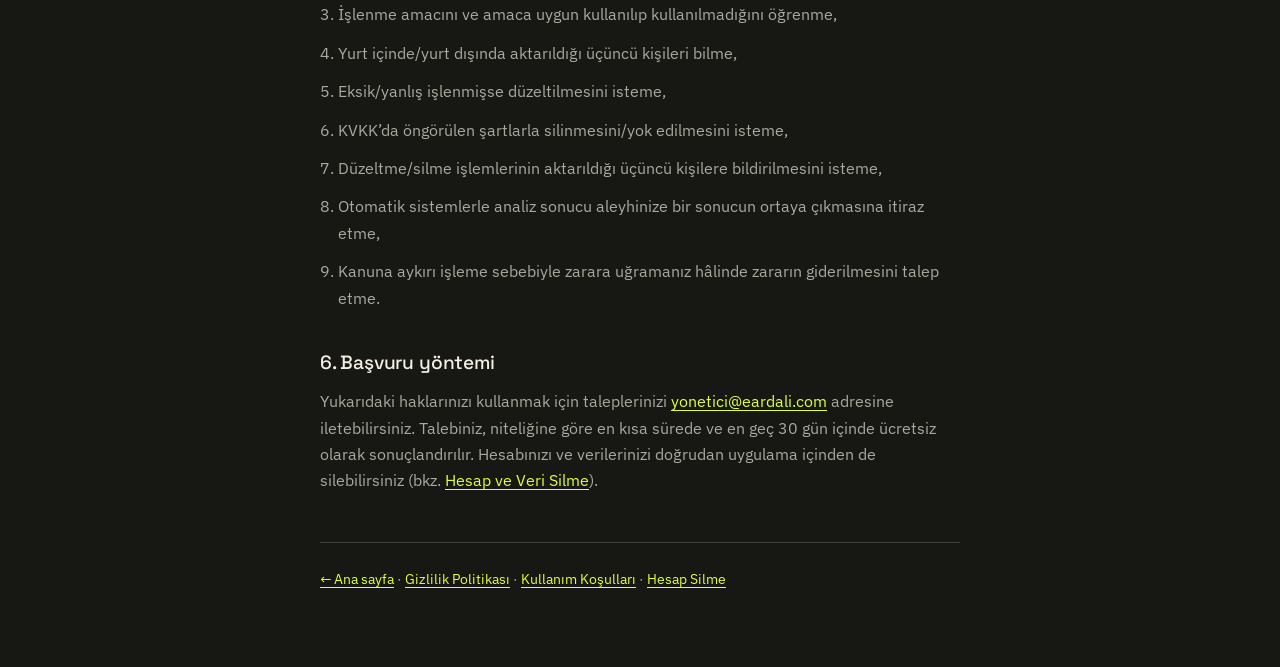
<file: kvkk.html>
<!DOCTYPE html>
<html lang="tr">
<head>
<meta charset="utf-8">
<meta name="viewport" content="width=device-width, initial-scale=1">
<title>KVKK Aydınlatma Metni — KPSS Kariyer Kılavuzu</title>
<link rel="preconnect" href="https://fonts.googleapis.com">
<link rel="preconnect" href="https://fonts.gstatic.com" crossorigin>
<link href="https://fonts.googleapis.com/css2?family=Space+Grotesk:wght@500;700&family=IBM+Plex+Mono:wght@400&family=IBM+Plex+Sans:wght@400;500&display=swap" rel="stylesheet">
<style>
  :root{--porselen:#171713;--murekkep:#F4F0E6;--cini:#DFFF3F;--kum:#424238;--sis:#AAA99F;--kart:rgba(255,255,255,.045);color-scheme:dark}
  @media (prefers-color-scheme:dark){
    :root{--porselen:#171713;--murekkep:#F4F0E6;--cini:#DFFF3F;--kum:#424238;--sis:#AAA99F;--kart:rgba(255,255,255,.045)}
  }
  *{box-sizing:border-box;margin:0;padding:0}
  body{background:var(--porselen);color:var(--murekkep);
    font-family:"IBM Plex Sans",system-ui,sans-serif;line-height:1.65;padding:0 1.5rem}
  .kapsam{max-width:40rem;margin:0 auto;padding:3.5rem 0 4rem}
  .etiket{font-family:"IBM Plex Mono",monospace;font-size:.72rem;letter-spacing:.14em;
    text-transform:uppercase;color:var(--cini)}
  h1{font-family:"Space Grotesk",sans-serif;font-weight:700;font-size:clamp(1.9rem,1.3rem + 2.4vw,2.6rem);
    line-height:1.1;letter-spacing:-.02em;margin:.6rem 0 .4rem}
  .tarih{font-family:"IBM Plex Mono",monospace;font-size:.85rem;color:var(--sis);margin-bottom:2.5rem}
  h2{font-family:"Space Grotesk",sans-serif;font-weight:500;font-size:1.2rem;
    margin:2.25rem 0 .6rem;letter-spacing:-.01em}
  p,li{color:var(--sis);margin-bottom:.75rem}
  ul,ol{padding-left:1.15rem}
  strong{color:var(--murekkep);font-weight:500}
  a{color:var(--cini);text-underline-offset:3px}
  a:focus-visible{outline:2px solid var(--cini);outline-offset:3px;border-radius:3px}
  hr{border:0;border-top:1px solid var(--kum);margin:3rem 0 1.5rem}
  table{width:100%;border-collapse:collapse;margin:.5rem 0 1rem;font-size:.92rem}
  th,td{text-align:left;vertical-align:top;padding:.55rem .6rem;border-bottom:1px solid var(--kum)}
  th{color:var(--murekkep);font-weight:500;font-family:"Space Grotesk",sans-serif}
  td{color:var(--sis)}
  .geri{font-size:.9rem}
</style>
</head>
<body>
<div class="kapsam">

  <p class="etiket">EARDALI</p>
  <h1>KVKK Aydınlatma Metni</h1>
  <p class="tarih">Son güncelleme: 11 Ağustos 2026</p>

  <p>
    Bu metin, 6698 sayılı Kişisel Verilerin Korunması Kanunu (“KVKK”) kapsamında,
    <strong>KPSS Kariyer Kılavuzu</strong> uygulaması aracılığıyla işlenen kişisel
    verilerinize ilişkin olarak sizi bilgilendirmek amacıyla hazırlanmıştır.
  </p>

  <h2>1. Veri sorumlusu</h2>
  <p>
    Veri sorumlusu, uygulamanın geliştiricisi <strong>ERDOGAN ARDALI (EARDALI)</strong>’dır.<br>
    İletişim: <a href="mailto:yonetici@eardali.com">yonetici@eardali.com</a> · Türkiye
  </p>

  <h2>2. İşlenen kişisel veriler ve amaçları</h2>
  <table>
    <thead>
      <tr><th>Veri kategorisi</th><th>İşleme amacı</th></tr>
    </thead>
    <tbody>
      <tr><td>Kimlik / iletişim (ad, kullanıcı adı, e-posta)</td><td>Hesap oluşturma, giriş, kimlik doğrulama, iletişim</td></tr>
      <tr><td>Şifre (yalnızca hash olarak)</td><td>Hesap güvenliği</td></tr>
      <tr><td>Profil fotoğrafı (isteğe bağlı)</td><td>Profilin kişiselleştirilmesi</td></tr>
      <tr><td>Kullanım/ilerleme (çözülen sorular, deneme sonuçları, notlar, tercih listesi)</td><td>Eğitim özelliklerinin sunulması, ilerleme takibi</td></tr>
      <tr><td>Sosyal veriler (arkadaşlıklar, düello maçları)</td><td>Sosyal/yarışma özelliklerinin çalıştırılması</td></tr>
      <tr><td>Abonelik durumu</td><td>Premium üyeliğin yönetimi</td></tr>
      <tr><td>İşlem güvenliği (giriş/oluşturma zamanları)</td><td>Güvenlik ve kötüye kullanımın önlenmesi</td></tr>
    </tbody>
  </table>

  <h2>3. Kişisel verilerin toplanma yöntemi ve hukuki sebebi</h2>
  <p>
    Kişisel verileriniz, uygulamayı kullanırken (kayıt, profil düzenleme, soru çözme,
    sosyal özellikler vb.) tarafınızca elektronik ortamda sağlanır. Veriler, KVKK
    madde 5 uyarınca aşağıdaki hukuki sebeplere dayanılarak işlenir:
  </p>
  <ul>
    <li>Bir sözleşmenin (kullanım koşullarının) kurulması veya ifasıyla doğrudan ilgili olması,</li>
    <li>Veri sorumlusunun meşru menfaatleri (hizmet güvenliği, kötüye kullanımın önlenmesi),</li>
    <li>İlgili kişinin (sizin) açık rızanız (ör. isteğe bağlı profil fotoğrafı).</li>
  </ul>

  <h2>4. Kişisel verilerin aktarılması</h2>
  <p>
    Kişisel verileriniz pazarlama amacıyla üçüncü kişilere satılmaz. Veriler,
    hizmetin barındırıldığı bulut altyapısı sağlayıcısının Avrupa Birliği (Frankfurt)
    sunucularında saklanır. Sosyal özellikleri kullanmanız hâlinde, yalnızca ilgili
    özellik kapsamında (arkadaş/düello), kullanıcı adınız ve profil bilgileriniz
    eşleştiğiniz kullanıcılara görünür olur.
  </p>

  <h2>5. Haklarınız (KVKK madde 11)</h2>
  <p>Veri sahibi olarak aşağıdaki haklara sahipsiniz:</p>
  <ol>
    <li>Kişisel verinizin işlenip işlenmediğini öğrenme,</li>
    <li>İşlenmişse buna ilişkin bilgi talep etme,</li>
    <li>İşlenme amacını ve amaca uygun kullanılıp kullanılmadığını öğrenme,</li>
    <li>Yurt içinde/yurt dışında aktarıldığı üçüncü kişileri bilme,</li>
    <li>Eksik/yanlış işlenmişse düzeltilmesini isteme,</li>
    <li>KVKK’da öngörülen şartlarla silinmesini/yok edilmesini isteme,</li>
    <li>Düzeltme/silme işlemlerinin aktarıldığı üçüncü kişilere bildirilmesini isteme,</li>
    <li>Otomatik sistemlerle analiz sonucu aleyhinize bir sonucun ortaya çıkmasına itiraz etme,</li>
    <li>Kanuna aykırı işleme sebebiyle zarara uğramanız hâlinde zararın giderilmesini talep etme.</li>
  </ol>

  <h2>6. Başvuru yöntemi</h2>
  <p>
    Yukarıdaki haklarınızı kullanmak için taleplerinizi
    <a href="mailto:yonetici@eardali.com">yonetici@eardali.com</a> adresine
    iletebilirsiniz. Talebiniz, niteliğine göre en kısa sürede ve en geç 30 gün
    içinde ücretsiz olarak sonuçlandırılır. Hesabınızı ve verilerinizi doğrudan
    uygulama içinden de silebilirsiniz (bkz. <a href="hesap-silme.html">Hesap ve
    Veri Silme</a>).
  </p>

  <hr>
  <p class="geri">
    <a href="index.html">← Ana sayfa</a> ·
    <a href="gizlilik.html">Gizlilik Politikası</a> ·
    <a href="kullanim-kosullari.html">Kullanım Koşulları</a> ·
    <a href="hesap-silme.html">Hesap Silme</a>
  </p>

</div>
</body>
</html>
</file>
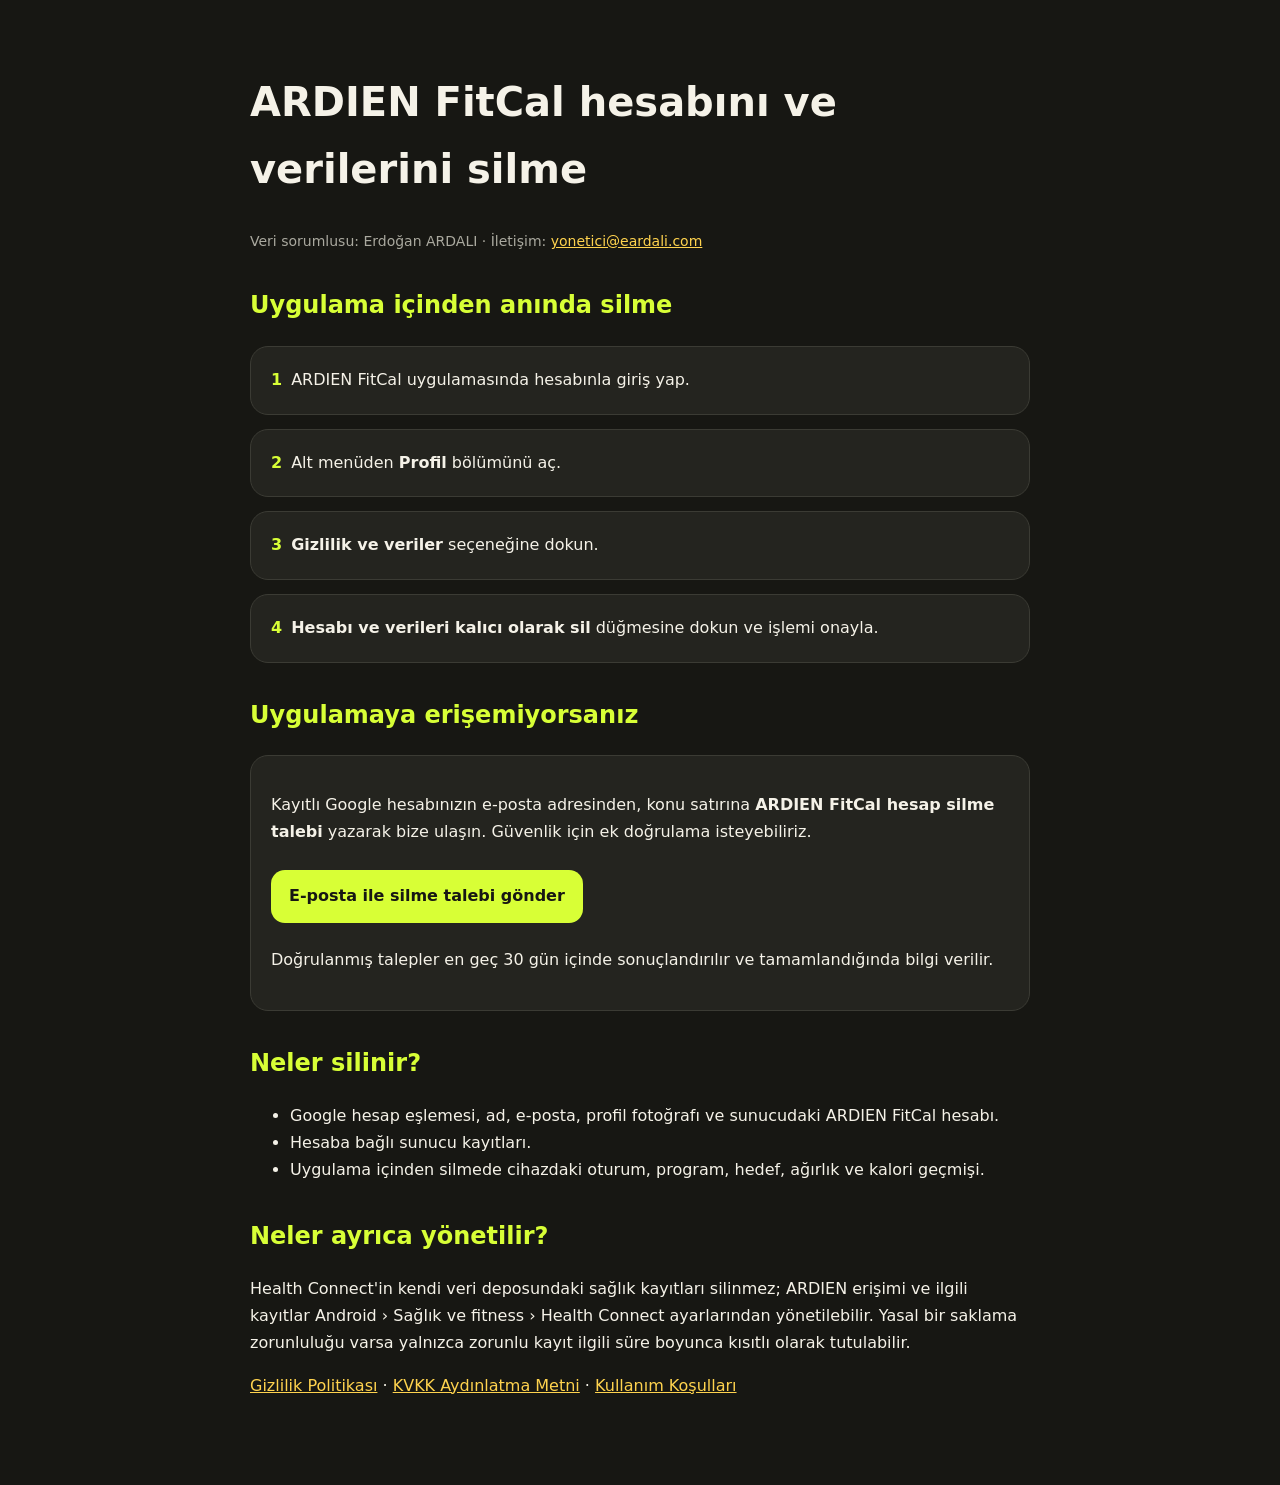
<file: ardien-fitcal/account-deletion.html>
<!doctype html>
<html lang="tr">
<head>
  <meta charset="utf-8"><meta name="viewport" content="width=device-width,initial-scale=1"><meta name="robots" content="index,follow">
  <title>ARDIEN FitCal Hesap ve Veri Silme</title>
  <style>body{margin:0;background:#171713;color:#f5f2e8;font:16px/1.68 system-ui,sans-serif}main{max-width:780px;margin:auto;padding:42px 22px 70px}h1{font-size:clamp(30px,6vw,40px)}h2{color:#d8ff36;margin-top:32px}a{color:#ffd34e}.step,.card{background:#24241f;border:1px solid #3b3b34;border-radius:18px;padding:20px;margin:14px 0}.no{color:#d8ff36;font-weight:900;margin-right:9px}.muted{color:#aaa99f;font-size:14px}.button{display:inline-block;background:#d8ff36;color:#171713;font-weight:800;text-decoration:none;border-radius:14px;padding:13px 18px;margin:8px 0}</style>
</head>
<body><main>
  <h1>ARDIEN FitCal hesabını ve verilerini silme</h1>
  <p class="muted">Veri sorumlusu: Erdoğan ARDALI · İletişim: <a href="mailto:yonetici@eardali.com">yonetici@eardali.com</a></p>
  <h2>Uygulama içinden anında silme</h2>
  <div class="step"><span class="no">1</span>ARDIEN FitCal uygulamasında hesabınla giriş yap.</div>
  <div class="step"><span class="no">2</span>Alt menüden <strong>Profil</strong> bölümünü aç.</div>
  <div class="step"><span class="no">3</span><strong>Gizlilik ve veriler</strong> seçeneğine dokun.</div>
  <div class="step"><span class="no">4</span><strong>Hesabı ve verileri kalıcı olarak sil</strong> düğmesine dokun ve işlemi onayla.</div>
  <h2>Uygulamaya erişemiyorsanız</h2>
  <div class="card">
    <p>Kayıtlı Google hesabınızın e-posta adresinden, konu satırına <strong>ARDIEN FitCal hesap silme talebi</strong> yazarak bize ulaşın. Güvenlik için ek doğrulama isteyebiliriz.</p>
    <a class="button" href="mailto:yonetici@eardali.com?subject=ARDIEN%20FitCal%20hesap%20silme%20talebi">E-posta ile silme talebi gönder</a>
    <p>Doğrulanmış talepler en geç 30 gün içinde sonuçlandırılır ve tamamlandığında bilgi verilir.</p>
  </div>
  <h2>Neler silinir?</h2>
  <ul>
    <li>Google hesap eşlemesi, ad, e-posta, profil fotoğrafı ve sunucudaki ARDIEN FitCal hesabı.</li>
    <li>Hesaba bağlı sunucu kayıtları.</li>
    <li>Uygulama içinden silmede cihazdaki oturum, program, hedef, ağırlık ve kalori geçmişi.</li>
  </ul>
  <h2>Neler ayrıca yönetilir?</h2>
  <p>Health Connect'in kendi veri deposundaki sağlık kayıtları silinmez; ARDIEN erişimi ve ilgili kayıtlar Android › Sağlık ve fitness › Health Connect ayarlarından yönetilebilir. Yasal bir saklama zorunluluğu varsa yalnızca zorunlu kayıt ilgili süre boyunca kısıtlı olarak tutulabilir.</p>
  <p><a href="./privacy.html">Gizlilik Politikası</a> · <a href="./kvkk.html">KVKK Aydınlatma Metni</a> · <a href="./terms.html">Kullanım Koşulları</a></p>
</main></body></html>
</file>
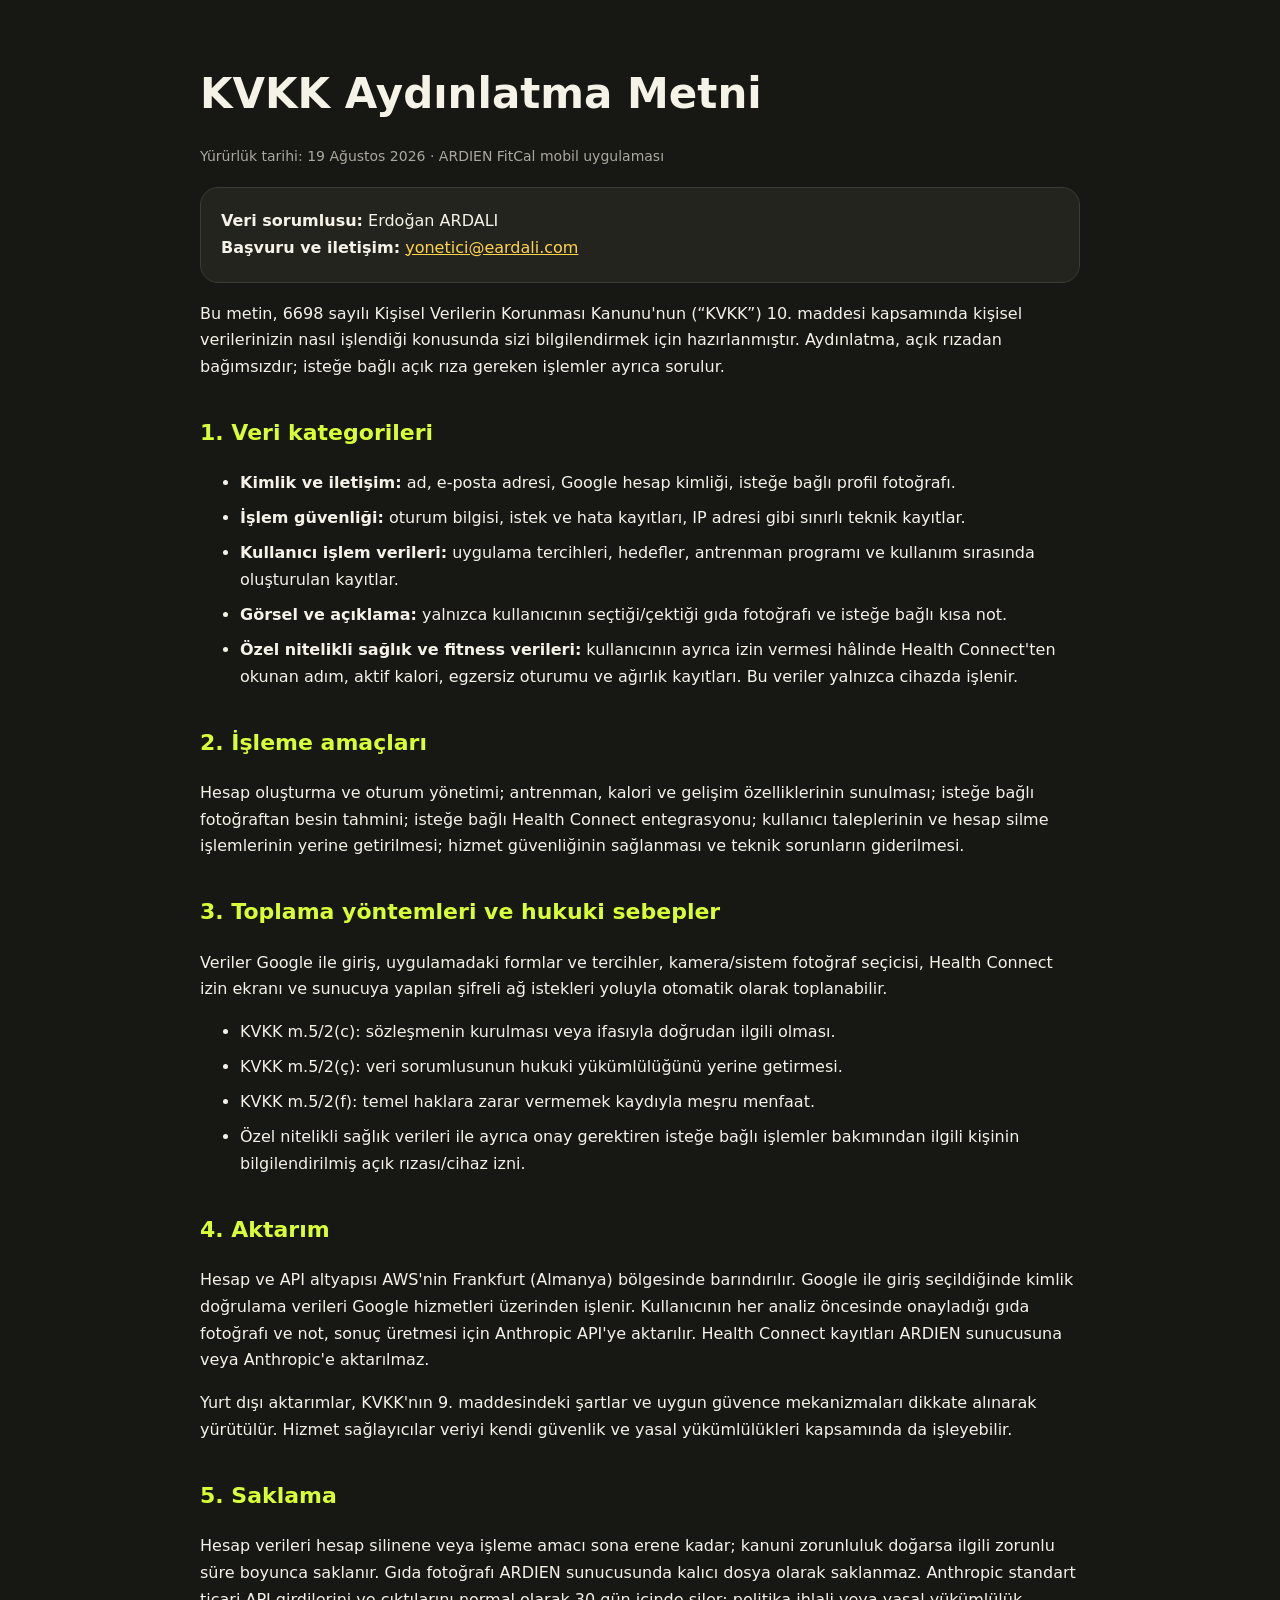
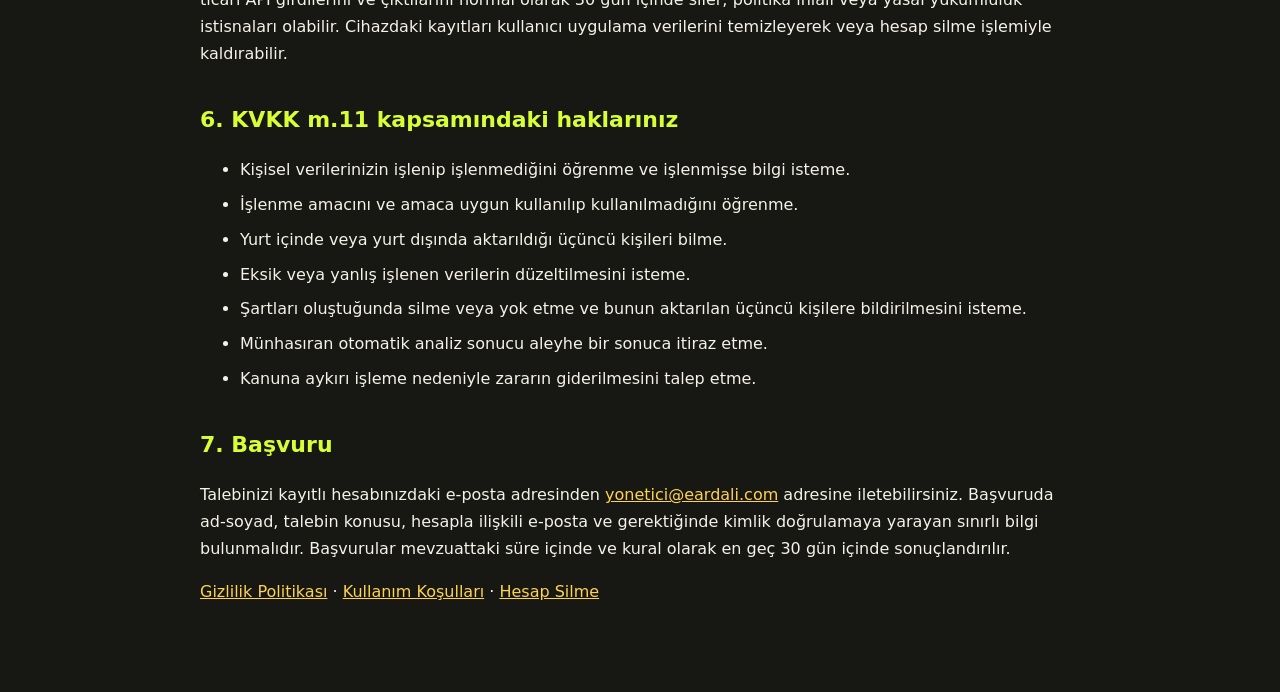
<file: ardien-fitcal/kvkk.html>
<!doctype html>
<html lang="tr">
<head>
  <meta charset="utf-8"><meta name="viewport" content="width=device-width,initial-scale=1"><meta name="robots" content="index,follow">
  <title>ARDIEN FitCal KVKK Aydınlatma Metni</title>
  <style>body{margin:0;background:#171713;color:#f5f2e8;font:16px/1.68 system-ui,sans-serif}main{max-width:880px;margin:auto;padding:42px 22px 70px}h1{font-size:clamp(30px,6vw,42px);line-height:1.12}h2{margin-top:34px;color:#d8ff36;font-size:22px}h3{margin-top:24px}a{color:#ffd34e}li{margin:8px 0}.card{background:#24241f;border:1px solid #3b3b34;border-radius:18px;padding:20px;margin:18px 0}.muted{color:#aaa99f;font-size:14px}</style>
</head>
<body><main>
  <h1>KVKK Aydınlatma Metni</h1>
  <p class="muted">Yürürlük tarihi: 19 Ağustos 2026 · ARDIEN FitCal mobil uygulaması</p>
  <div class="card"><strong>Veri sorumlusu:</strong> Erdoğan ARDALI<br><strong>Başvuru ve iletişim:</strong> <a href="mailto:yonetici@eardali.com">yonetici@eardali.com</a></div>
  <p>Bu metin, 6698 sayılı Kişisel Verilerin Korunması Kanunu'nun (“KVKK”) 10. maddesi kapsamında kişisel verilerinizin nasıl işlendiği konusunda sizi bilgilendirmek için hazırlanmıştır. Aydınlatma, açık rızadan bağımsızdır; isteğe bağlı açık rıza gereken işlemler ayrıca sorulur.</p>

  <h2>1. Veri kategorileri</h2>
  <ul>
    <li><strong>Kimlik ve iletişim:</strong> ad, e-posta adresi, Google hesap kimliği, isteğe bağlı profil fotoğrafı.</li>
    <li><strong>İşlem güvenliği:</strong> oturum bilgisi, istek ve hata kayıtları, IP adresi gibi sınırlı teknik kayıtlar.</li>
    <li><strong>Kullanıcı işlem verileri:</strong> uygulama tercihleri, hedefler, antrenman programı ve kullanım sırasında oluşturulan kayıtlar.</li>
    <li><strong>Görsel ve açıklama:</strong> yalnızca kullanıcının seçtiği/çektiği gıda fotoğrafı ve isteğe bağlı kısa not.</li>
    <li><strong>Özel nitelikli sağlık ve fitness verileri:</strong> kullanıcının ayrıca izin vermesi hâlinde Health Connect'ten okunan adım, aktif kalori, egzersiz oturumu ve ağırlık kayıtları. Bu veriler yalnızca cihazda işlenir.</li>
  </ul>

  <h2>2. İşleme amaçları</h2>
  <p>Hesap oluşturma ve oturum yönetimi; antrenman, kalori ve gelişim özelliklerinin sunulması; isteğe bağlı fotoğraftan besin tahmini; isteğe bağlı Health Connect entegrasyonu; kullanıcı taleplerinin ve hesap silme işlemlerinin yerine getirilmesi; hizmet güvenliğinin sağlanması ve teknik sorunların giderilmesi.</p>

  <h2>3. Toplama yöntemleri ve hukuki sebepler</h2>
  <p>Veriler Google ile giriş, uygulamadaki formlar ve tercihler, kamera/sistem fotoğraf seçicisi, Health Connect izin ekranı ve sunucuya yapılan şifreli ağ istekleri yoluyla otomatik olarak toplanabilir.</p>
  <ul>
    <li>KVKK m.5/2(c): sözleşmenin kurulması veya ifasıyla doğrudan ilgili olması.</li>
    <li>KVKK m.5/2(ç): veri sorumlusunun hukuki yükümlülüğünü yerine getirmesi.</li>
    <li>KVKK m.5/2(f): temel haklara zarar vermemek kaydıyla meşru menfaat.</li>
    <li>Özel nitelikli sağlık verileri ile ayrıca onay gerektiren isteğe bağlı işlemler bakımından ilgili kişinin bilgilendirilmiş açık rızası/cihaz izni.</li>
  </ul>

  <h2>4. Aktarım</h2>
  <p>Hesap ve API altyapısı AWS'nin Frankfurt (Almanya) bölgesinde barındırılır. Google ile giriş seçildiğinde kimlik doğrulama verileri Google hizmetleri üzerinden işlenir. Kullanıcının her analiz öncesinde onayladığı gıda fotoğrafı ve not, sonuç üretmesi için Anthropic API'ye aktarılır. Health Connect kayıtları ARDIEN sunucusuna veya Anthropic'e aktarılmaz.</p>
  <p>Yurt dışı aktarımlar, KVKK'nın 9. maddesindeki şartlar ve uygun güvence mekanizmaları dikkate alınarak yürütülür. Hizmet sağlayıcılar veriyi kendi güvenlik ve yasal yükümlülükleri kapsamında da işleyebilir.</p>

  <h2>5. Saklama</h2>
  <p>Hesap verileri hesap silinene veya işleme amacı sona erene kadar; kanuni zorunluluk doğarsa ilgili zorunlu süre boyunca saklanır. Gıda fotoğrafı ARDIEN sunucusunda kalıcı dosya olarak saklanmaz. Anthropic standart ticari API girdilerini ve çıktılarını normal olarak 30 gün içinde siler; politika ihlali veya yasal yükümlülük istisnaları olabilir. Cihazdaki kayıtları kullanıcı uygulama verilerini temizleyerek veya hesap silme işlemiyle kaldırabilir.</p>

  <h2>6. KVKK m.11 kapsamındaki haklarınız</h2>
  <ul>
    <li>Kişisel verilerinizin işlenip işlenmediğini öğrenme ve işlenmişse bilgi isteme.</li>
    <li>İşlenme amacını ve amaca uygun kullanılıp kullanılmadığını öğrenme.</li>
    <li>Yurt içinde veya yurt dışında aktarıldığı üçüncü kişileri bilme.</li>
    <li>Eksik veya yanlış işlenen verilerin düzeltilmesini isteme.</li>
    <li>Şartları oluştuğunda silme veya yok etme ve bunun aktarılan üçüncü kişilere bildirilmesini isteme.</li>
    <li>Münhasıran otomatik analiz sonucu aleyhe bir sonuca itiraz etme.</li>
    <li>Kanuna aykırı işleme nedeniyle zararın giderilmesini talep etme.</li>
  </ul>
  <h2>7. Başvuru</h2>
  <p>Talebinizi kayıtlı hesabınızdaki e-posta adresinden <a href="mailto:yonetici@eardali.com">yonetici@eardali.com</a> adresine iletebilirsiniz. Başvuruda ad-soyad, talebin konusu, hesapla ilişkili e-posta ve gerektiğinde kimlik doğrulamaya yarayan sınırlı bilgi bulunmalıdır. Başvurular mevzuattaki süre içinde ve kural olarak en geç 30 gün içinde sonuçlandırılır.</p>
  <p><a href="./privacy.html">Gizlilik Politikası</a> · <a href="./terms.html">Kullanım Koşulları</a> · <a href="./account-deletion.html">Hesap Silme</a></p>
</main></body></html>
</file>
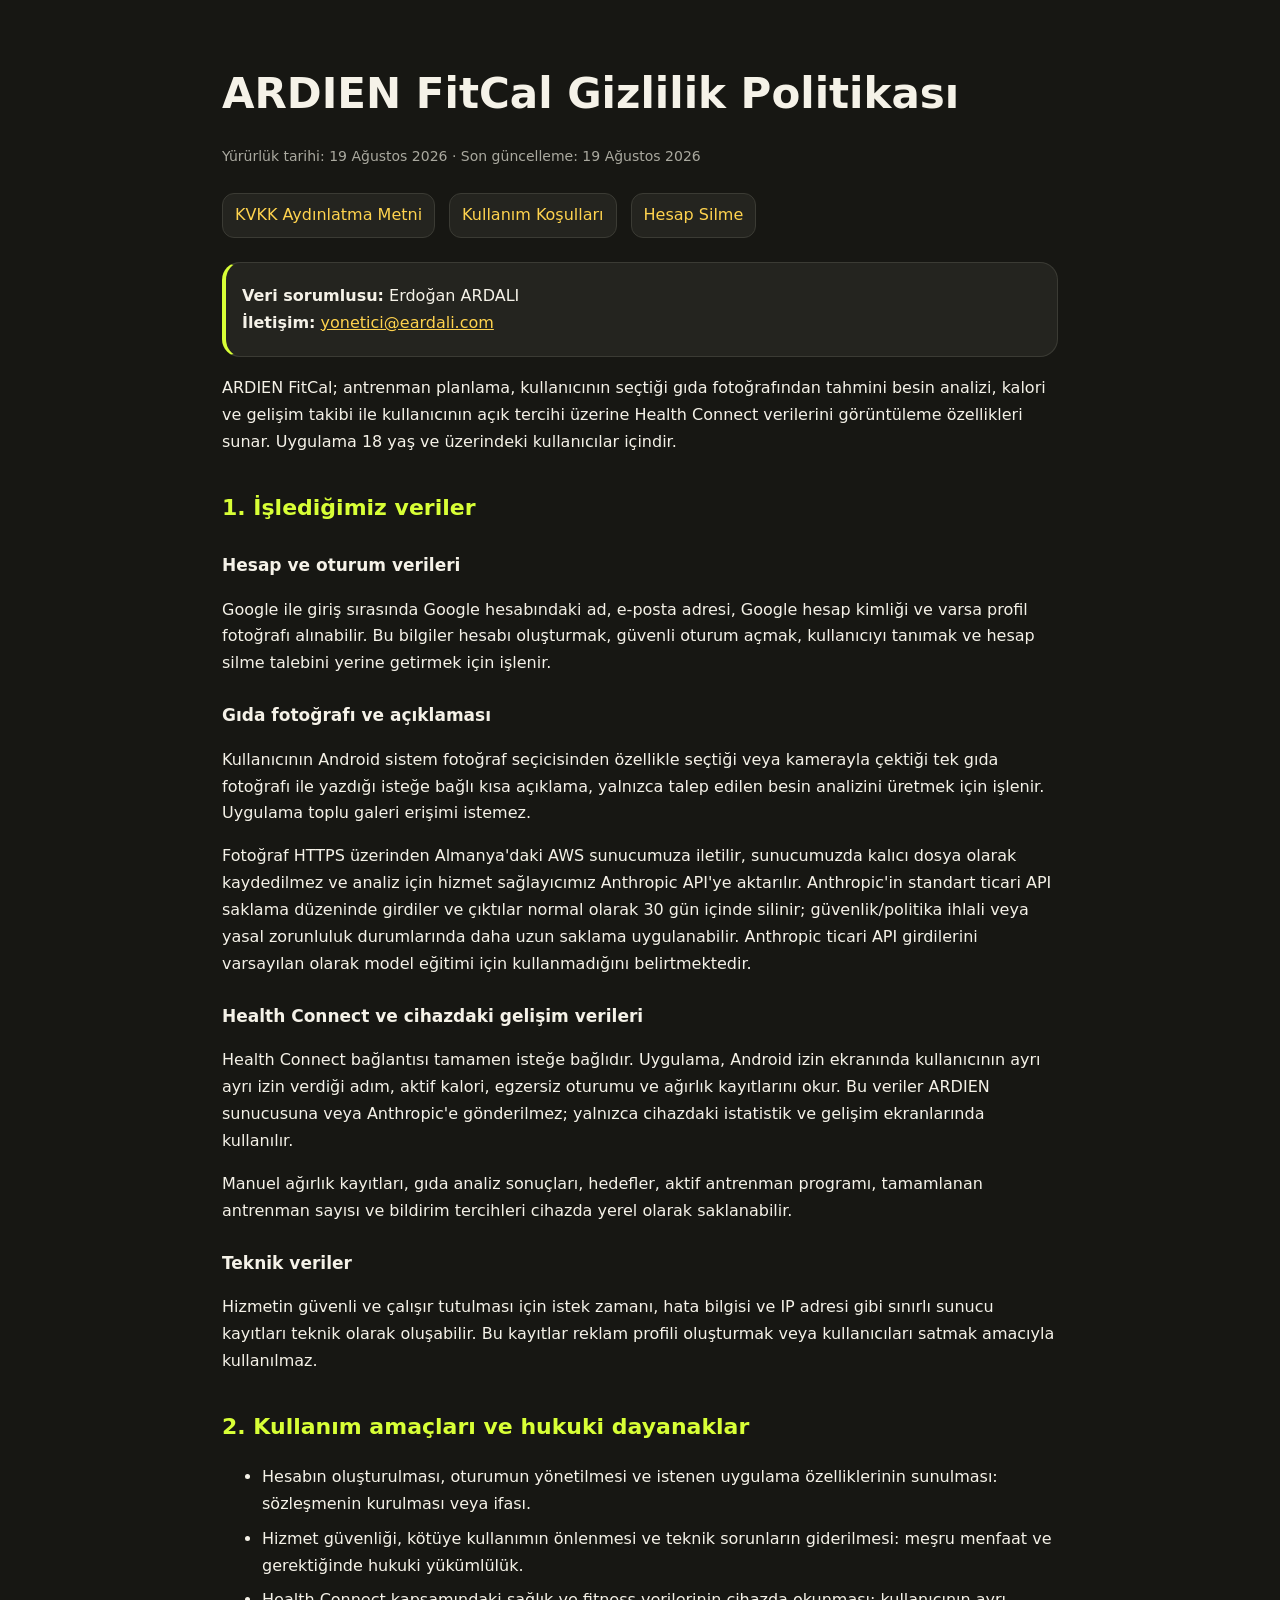
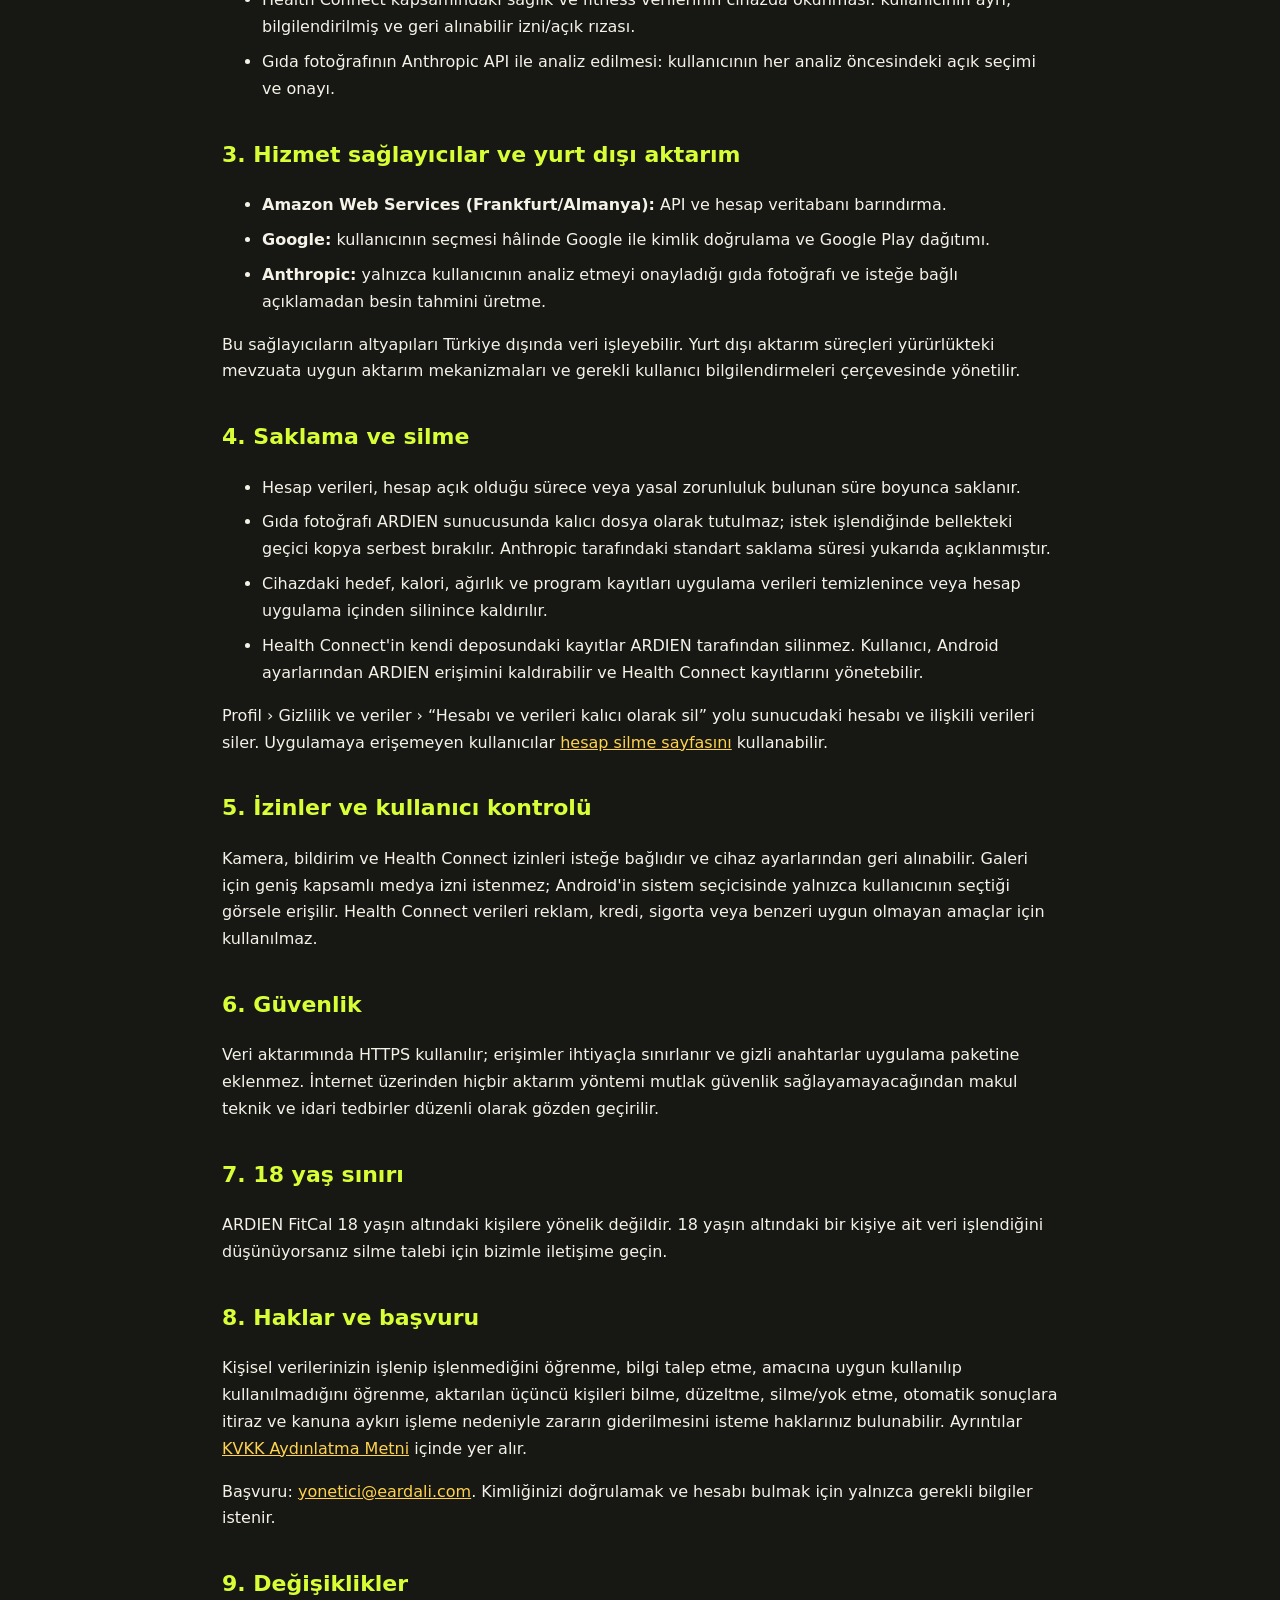
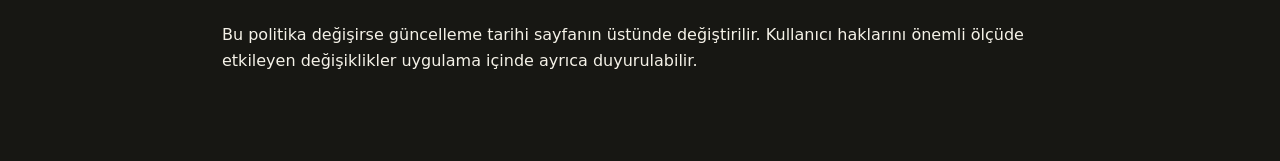
<file: ardien-fitcal/privacy.html>
<!doctype html>
<html lang="tr">
<head>
  <meta charset="utf-8">
  <meta name="viewport" content="width=device-width,initial-scale=1">
  <meta name="robots" content="index,follow">
  <title>ARDIEN FitCal Gizlilik Politikası</title>
  <style>
    :root{color-scheme:dark;--bg:#171713;--card:#24241f;--line:#3b3b34;--text:#f5f2e8;--muted:#aaa99f;--lime:#d8ff36;--yellow:#ffd34e}
    *{box-sizing:border-box}body{margin:0;background:var(--bg);color:var(--text);font:16px/1.68 system-ui,-apple-system,Segoe UI,sans-serif}main{max-width:880px;margin:auto;padding:42px 22px 70px}h1{font-size:clamp(30px,6vw,42px);line-height:1.12}h2{margin-top:34px;color:var(--lime);font-size:22px}h3{margin-top:24px;font-size:17px}a{color:var(--yellow)}li{margin:8px 0}.card{background:var(--card);border:1px solid var(--line);border-radius:18px;padding:20px;margin:18px 0}.muted{color:var(--muted);font-size:14px}.nav{display:flex;gap:14px;flex-wrap:wrap;margin:24px 0}.nav a{background:var(--card);border:1px solid var(--line);border-radius:12px;padding:8px 12px;text-decoration:none}.notice{border-left:4px solid var(--lime);padding-left:16px}
  </style>
</head>
<body><main>
  <h1>ARDIEN FitCal Gizlilik Politikası</h1>
  <p class="muted">Yürürlük tarihi: 19 Ağustos 2026 · Son güncelleme: 19 Ağustos 2026</p>
  <div class="nav"><a href="./kvkk.html">KVKK Aydınlatma Metni</a><a href="./terms.html">Kullanım Koşulları</a><a href="./account-deletion.html">Hesap Silme</a></div>
  <div class="card notice"><strong>Veri sorumlusu:</strong> Erdoğan ARDALI<br><strong>İletişim:</strong> <a href="mailto:yonetici@eardali.com">yonetici@eardali.com</a></div>
  <p>ARDIEN FitCal; antrenman planlama, kullanıcının seçtiği gıda fotoğrafından tahmini besin analizi, kalori ve gelişim takibi ile kullanıcının açık tercihi üzerine Health Connect verilerini görüntüleme özellikleri sunar. Uygulama 18 yaş ve üzerindeki kullanıcılar içindir.</p>

  <h2>1. İşlediğimiz veriler</h2>
  <h3>Hesap ve oturum verileri</h3>
  <p>Google ile giriş sırasında Google hesabındaki ad, e-posta adresi, Google hesap kimliği ve varsa profil fotoğrafı alınabilir. Bu bilgiler hesabı oluşturmak, güvenli oturum açmak, kullanıcıyı tanımak ve hesap silme talebini yerine getirmek için işlenir.</p>
  <h3>Gıda fotoğrafı ve açıklaması</h3>
  <p>Kullanıcının Android sistem fotoğraf seçicisinden özellikle seçtiği veya kamerayla çektiği tek gıda fotoğrafı ile yazdığı isteğe bağlı kısa açıklama, yalnızca talep edilen besin analizini üretmek için işlenir. Uygulama toplu galeri erişimi istemez.</p>
  <p>Fotoğraf HTTPS üzerinden Almanya'daki AWS sunucumuza iletilir, sunucumuzda kalıcı dosya olarak kaydedilmez ve analiz için hizmet sağlayıcımız Anthropic API'ye aktarılır. Anthropic'in standart ticari API saklama düzeninde girdiler ve çıktılar normal olarak 30 gün içinde silinir; güvenlik/politika ihlali veya yasal zorunluluk durumlarında daha uzun saklama uygulanabilir. Anthropic ticari API girdilerini varsayılan olarak model eğitimi için kullanmadığını belirtmektedir.</p>
  <h3>Health Connect ve cihazdaki gelişim verileri</h3>
  <p>Health Connect bağlantısı tamamen isteğe bağlıdır. Uygulama, Android izin ekranında kullanıcının ayrı ayrı izin verdiği adım, aktif kalori, egzersiz oturumu ve ağırlık kayıtlarını okur. Bu veriler ARDIEN sunucusuna veya Anthropic'e gönderilmez; yalnızca cihazdaki istatistik ve gelişim ekranlarında kullanılır.</p>
  <p>Manuel ağırlık kayıtları, gıda analiz sonuçları, hedefler, aktif antrenman programı, tamamlanan antrenman sayısı ve bildirim tercihleri cihazda yerel olarak saklanabilir.</p>
  <h3>Teknik veriler</h3>
  <p>Hizmetin güvenli ve çalışır tutulması için istek zamanı, hata bilgisi ve IP adresi gibi sınırlı sunucu kayıtları teknik olarak oluşabilir. Bu kayıtlar reklam profili oluşturmak veya kullanıcıları satmak amacıyla kullanılmaz.</p>

  <h2>2. Kullanım amaçları ve hukuki dayanaklar</h2>
  <ul>
    <li>Hesabın oluşturulması, oturumun yönetilmesi ve istenen uygulama özelliklerinin sunulması: sözleşmenin kurulması veya ifası.</li>
    <li>Hizmet güvenliği, kötüye kullanımın önlenmesi ve teknik sorunların giderilmesi: meşru menfaat ve gerektiğinde hukuki yükümlülük.</li>
    <li>Health Connect kapsamındaki sağlık ve fitness verilerinin cihazda okunması: kullanıcının ayrı, bilgilendirilmiş ve geri alınabilir izni/açık rızası.</li>
    <li>Gıda fotoğrafının Anthropic API ile analiz edilmesi: kullanıcının her analiz öncesindeki açık seçimi ve onayı.</li>
  </ul>

  <h2>3. Hizmet sağlayıcılar ve yurt dışı aktarım</h2>
  <ul>
    <li><strong>Amazon Web Services (Frankfurt/Almanya):</strong> API ve hesap veritabanı barındırma.</li>
    <li><strong>Google:</strong> kullanıcının seçmesi hâlinde Google ile kimlik doğrulama ve Google Play dağıtımı.</li>
    <li><strong>Anthropic:</strong> yalnızca kullanıcının analiz etmeyi onayladığı gıda fotoğrafı ve isteğe bağlı açıklamadan besin tahmini üretme.</li>
  </ul>
  <p>Bu sağlayıcıların altyapıları Türkiye dışında veri işleyebilir. Yurt dışı aktarım süreçleri yürürlükteki mevzuata uygun aktarım mekanizmaları ve gerekli kullanıcı bilgilendirmeleri çerçevesinde yönetilir.</p>

  <h2>4. Saklama ve silme</h2>
  <ul>
    <li>Hesap verileri, hesap açık olduğu sürece veya yasal zorunluluk bulunan süre boyunca saklanır.</li>
    <li>Gıda fotoğrafı ARDIEN sunucusunda kalıcı dosya olarak tutulmaz; istek işlendiğinde bellekteki geçici kopya serbest bırakılır. Anthropic tarafındaki standart saklama süresi yukarıda açıklanmıştır.</li>
    <li>Cihazdaki hedef, kalori, ağırlık ve program kayıtları uygulama verileri temizlenince veya hesap uygulama içinden silinince kaldırılır.</li>
    <li>Health Connect'in kendi deposundaki kayıtlar ARDIEN tarafından silinmez. Kullanıcı, Android ayarlarından ARDIEN erişimini kaldırabilir ve Health Connect kayıtlarını yönetebilir.</li>
  </ul>
  <p>Profil › Gizlilik ve veriler › “Hesabı ve verileri kalıcı olarak sil” yolu sunucudaki hesabı ve ilişkili verileri siler. Uygulamaya erişemeyen kullanıcılar <a href="./account-deletion.html">hesap silme sayfasını</a> kullanabilir.</p>

  <h2>5. İzinler ve kullanıcı kontrolü</h2>
  <p>Kamera, bildirim ve Health Connect izinleri isteğe bağlıdır ve cihaz ayarlarından geri alınabilir. Galeri için geniş kapsamlı medya izni istenmez; Android'in sistem seçicisinde yalnızca kullanıcının seçtiği görsele erişilir. Health Connect verileri reklam, kredi, sigorta veya benzeri uygun olmayan amaçlar için kullanılmaz.</p>

  <h2>6. Güvenlik</h2>
  <p>Veri aktarımında HTTPS kullanılır; erişimler ihtiyaçla sınırlanır ve gizli anahtarlar uygulama paketine eklenmez. İnternet üzerinden hiçbir aktarım yöntemi mutlak güvenlik sağlayamayacağından makul teknik ve idari tedbirler düzenli olarak gözden geçirilir.</p>

  <h2>7. 18 yaş sınırı</h2>
  <p>ARDIEN FitCal 18 yaşın altındaki kişilere yönelik değildir. 18 yaşın altındaki bir kişiye ait veri işlendiğini düşünüyorsanız silme talebi için bizimle iletişime geçin.</p>

  <h2>8. Haklar ve başvuru</h2>
  <p>Kişisel verilerinizin işlenip işlenmediğini öğrenme, bilgi talep etme, amacına uygun kullanılıp kullanılmadığını öğrenme, aktarılan üçüncü kişileri bilme, düzeltme, silme/yok etme, otomatik sonuçlara itiraz ve kanuna aykırı işleme nedeniyle zararın giderilmesini isteme haklarınız bulunabilir. Ayrıntılar <a href="./kvkk.html">KVKK Aydınlatma Metni</a> içinde yer alır.</p>
  <p>Başvuru: <a href="mailto:yonetici@eardali.com">yonetici@eardali.com</a>. Kimliğinizi doğrulamak ve hesabı bulmak için yalnızca gerekli bilgiler istenir.</p>

  <h2>9. Değişiklikler</h2>
  <p>Bu politika değişirse güncelleme tarihi sayfanın üstünde değiştirilir. Kullanıcı haklarını önemli ölçüde etkileyen değişiklikler uygulama içinde ayrıca duyurulabilir.</p>
</main></body></html>
</file>
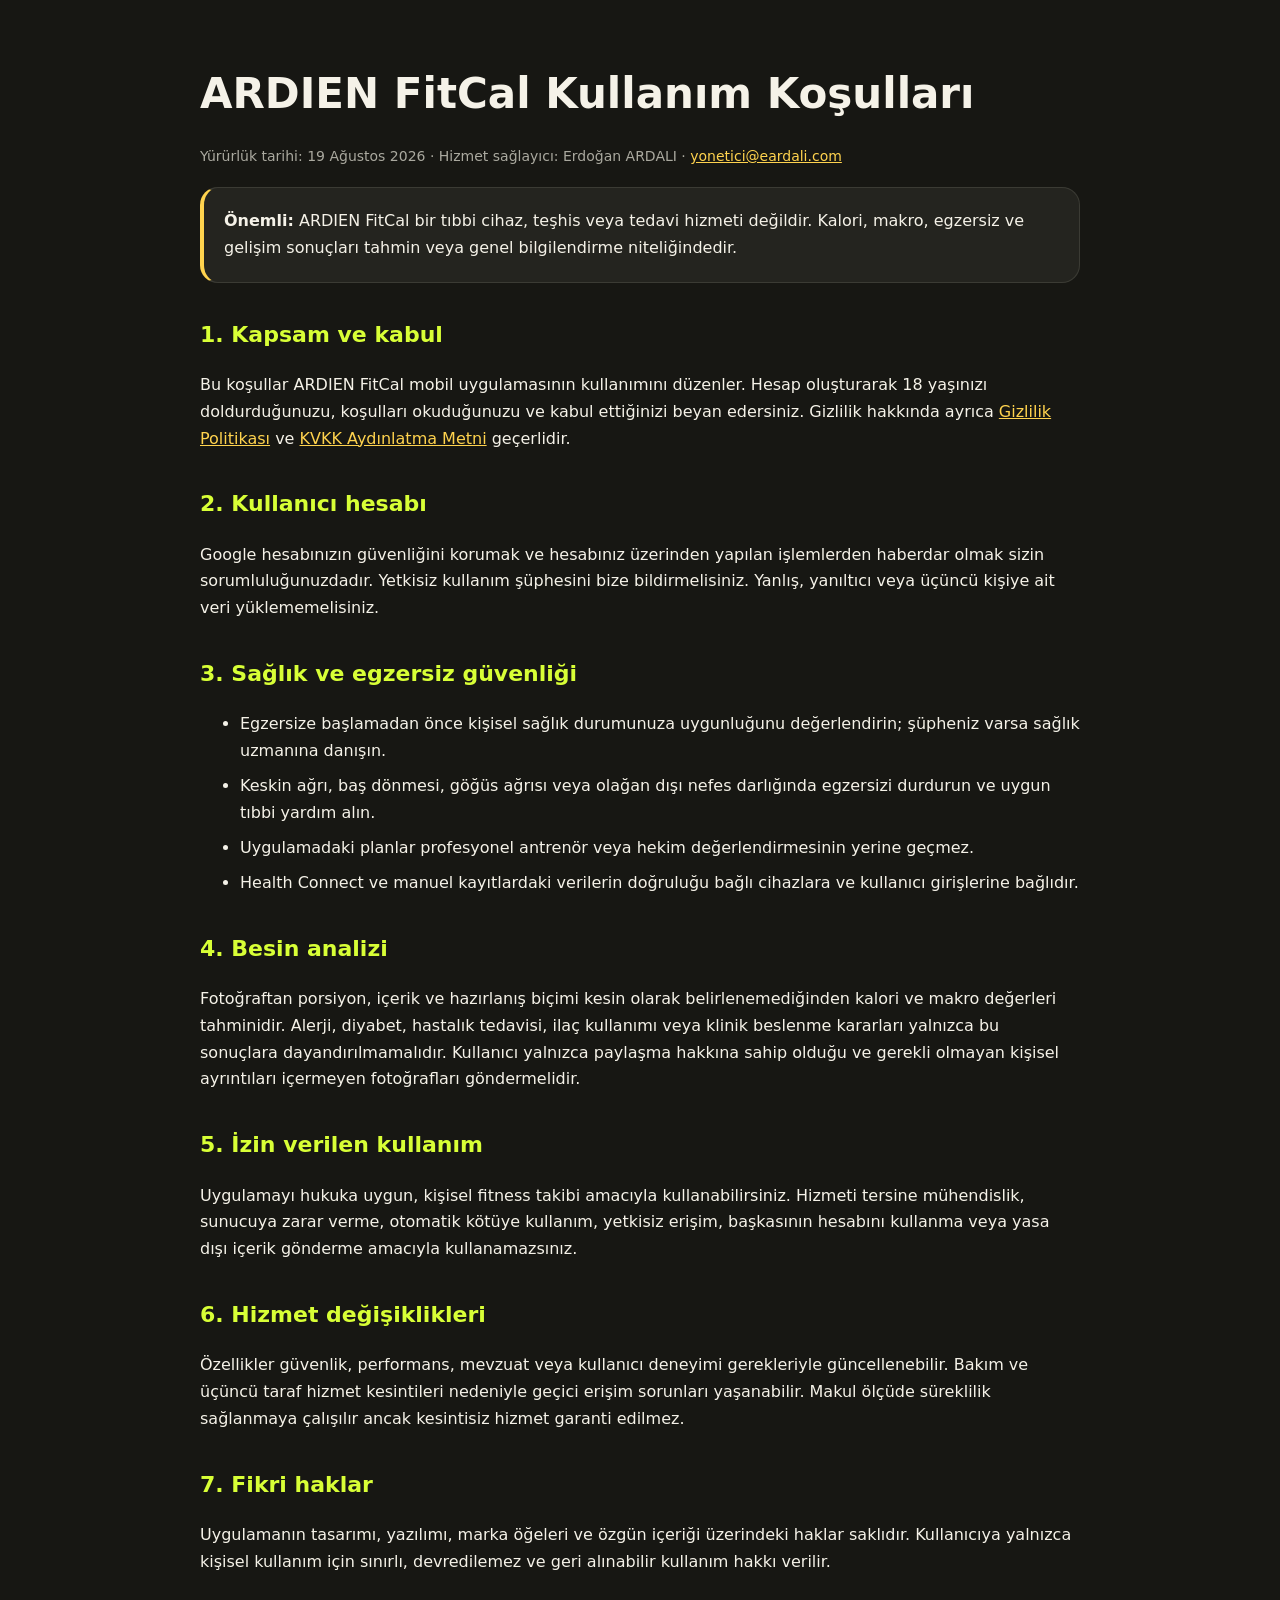
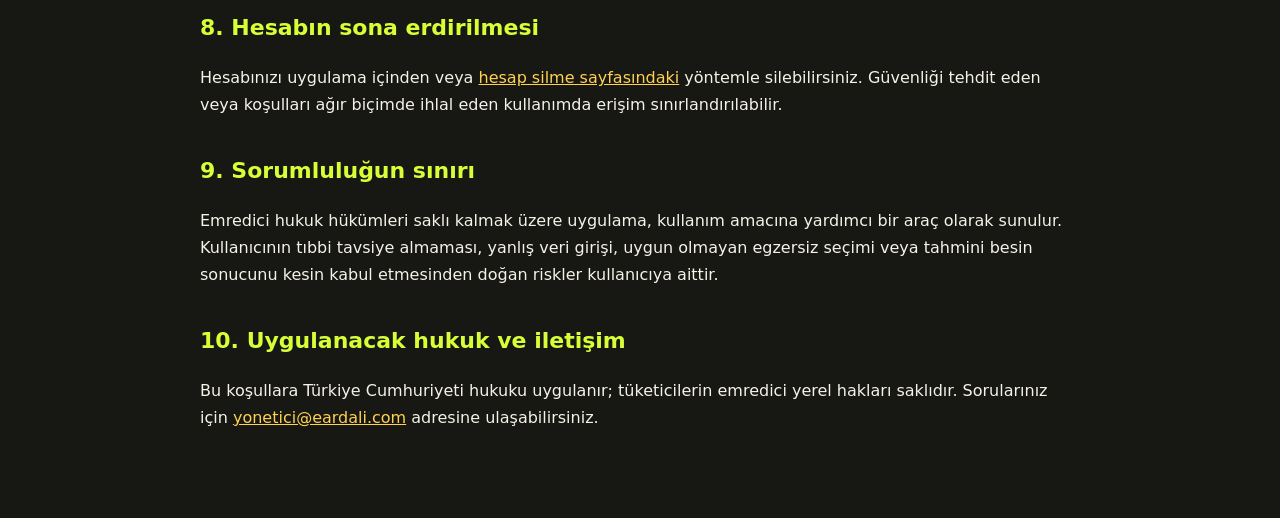
<file: ardien-fitcal/terms.html>
<!doctype html>
<html lang="tr">
<head>
  <meta charset="utf-8"><meta name="viewport" content="width=device-width,initial-scale=1"><meta name="robots" content="index,follow">
  <title>ARDIEN FitCal Kullanım Koşulları</title>
  <style>body{margin:0;background:#171713;color:#f5f2e8;font:16px/1.68 system-ui,sans-serif}main{max-width:880px;margin:auto;padding:42px 22px 70px}h1{font-size:clamp(30px,6vw,42px);line-height:1.12}h2{margin-top:34px;color:#d8ff36;font-size:22px}a{color:#ffd34e}li{margin:8px 0}.card{background:#24241f;border:1px solid #3b3b34;border-radius:18px;padding:20px;margin:18px 0}.muted{color:#aaa99f;font-size:14px}.warning{border-left:4px solid #ffd34e}</style>
</head>
<body><main>
  <h1>ARDIEN FitCal Kullanım Koşulları</h1>
  <p class="muted">Yürürlük tarihi: 19 Ağustos 2026 · Hizmet sağlayıcı: Erdoğan ARDALI · <a href="mailto:yonetici@eardali.com">yonetici@eardali.com</a></p>
  <div class="card warning"><strong>Önemli:</strong> ARDIEN FitCal bir tıbbi cihaz, teşhis veya tedavi hizmeti değildir. Kalori, makro, egzersiz ve gelişim sonuçları tahmin veya genel bilgilendirme niteliğindedir.</div>
  <h2>1. Kapsam ve kabul</h2>
  <p>Bu koşullar ARDIEN FitCal mobil uygulamasının kullanımını düzenler. Hesap oluşturarak 18 yaşınızı doldurduğunuzu, koşulları okuduğunuzu ve kabul ettiğinizi beyan edersiniz. Gizlilik hakkında ayrıca <a href="./privacy.html">Gizlilik Politikası</a> ve <a href="./kvkk.html">KVKK Aydınlatma Metni</a> geçerlidir.</p>
  <h2>2. Kullanıcı hesabı</h2>
  <p>Google hesabınızın güvenliğini korumak ve hesabınız üzerinden yapılan işlemlerden haberdar olmak sizin sorumluluğunuzdadır. Yetkisiz kullanım şüphesini bize bildirmelisiniz. Yanlış, yanıltıcı veya üçüncü kişiye ait veri yüklememelisiniz.</p>
  <h2>3. Sağlık ve egzersiz güvenliği</h2>
  <ul>
    <li>Egzersize başlamadan önce kişisel sağlık durumunuza uygunluğunu değerlendirin; şüpheniz varsa sağlık uzmanına danışın.</li>
    <li>Keskin ağrı, baş dönmesi, göğüs ağrısı veya olağan dışı nefes darlığında egzersizi durdurun ve uygun tıbbi yardım alın.</li>
    <li>Uygulamadaki planlar profesyonel antrenör veya hekim değerlendirmesinin yerine geçmez.</li>
    <li>Health Connect ve manuel kayıtlardaki verilerin doğruluğu bağlı cihazlara ve kullanıcı girişlerine bağlıdır.</li>
  </ul>
  <h2>4. Besin analizi</h2>
  <p>Fotoğraftan porsiyon, içerik ve hazırlanış biçimi kesin olarak belirlenemediğinden kalori ve makro değerleri tahminidir. Alerji, diyabet, hastalık tedavisi, ilaç kullanımı veya klinik beslenme kararları yalnızca bu sonuçlara dayandırılmamalıdır. Kullanıcı yalnızca paylaşma hakkına sahip olduğu ve gerekli olmayan kişisel ayrıntıları içermeyen fotoğrafları göndermelidir.</p>
  <h2>5. İzin verilen kullanım</h2>
  <p>Uygulamayı hukuka uygun, kişisel fitness takibi amacıyla kullanabilirsiniz. Hizmeti tersine mühendislik, sunucuya zarar verme, otomatik kötüye kullanım, yetkisiz erişim, başkasının hesabını kullanma veya yasa dışı içerik gönderme amacıyla kullanamazsınız.</p>
  <h2>6. Hizmet değişiklikleri</h2>
  <p>Özellikler güvenlik, performans, mevzuat veya kullanıcı deneyimi gerekleriyle güncellenebilir. Bakım ve üçüncü taraf hizmet kesintileri nedeniyle geçici erişim sorunları yaşanabilir. Makul ölçüde süreklilik sağlanmaya çalışılır ancak kesintisiz hizmet garanti edilmez.</p>
  <h2>7. Fikri haklar</h2>
  <p>Uygulamanın tasarımı, yazılımı, marka öğeleri ve özgün içeriği üzerindeki haklar saklıdır. Kullanıcıya yalnızca kişisel kullanım için sınırlı, devredilemez ve geri alınabilir kullanım hakkı verilir.</p>
  <h2>8. Hesabın sona erdirilmesi</h2>
  <p>Hesabınızı uygulama içinden veya <a href="./account-deletion.html">hesap silme sayfasındaki</a> yöntemle silebilirsiniz. Güvenliği tehdit eden veya koşulları ağır biçimde ihlal eden kullanımda erişim sınırlandırılabilir.</p>
  <h2>9. Sorumluluğun sınırı</h2>
  <p>Emredici hukuk hükümleri saklı kalmak üzere uygulama, kullanım amacına yardımcı bir araç olarak sunulur. Kullanıcının tıbbi tavsiye almaması, yanlış veri girişi, uygun olmayan egzersiz seçimi veya tahmini besin sonucunu kesin kabul etmesinden doğan riskler kullanıcıya aittir.</p>
  <h2>10. Uygulanacak hukuk ve iletişim</h2>
  <p>Bu koşullara Türkiye Cumhuriyeti hukuku uygulanır; tüketicilerin emredici yerel hakları saklıdır. Sorularınız için <a href="mailto:yonetici@eardali.com">yonetici@eardali.com</a> adresine ulaşabilirsiniz.</p>
</main></body></html>
</file>
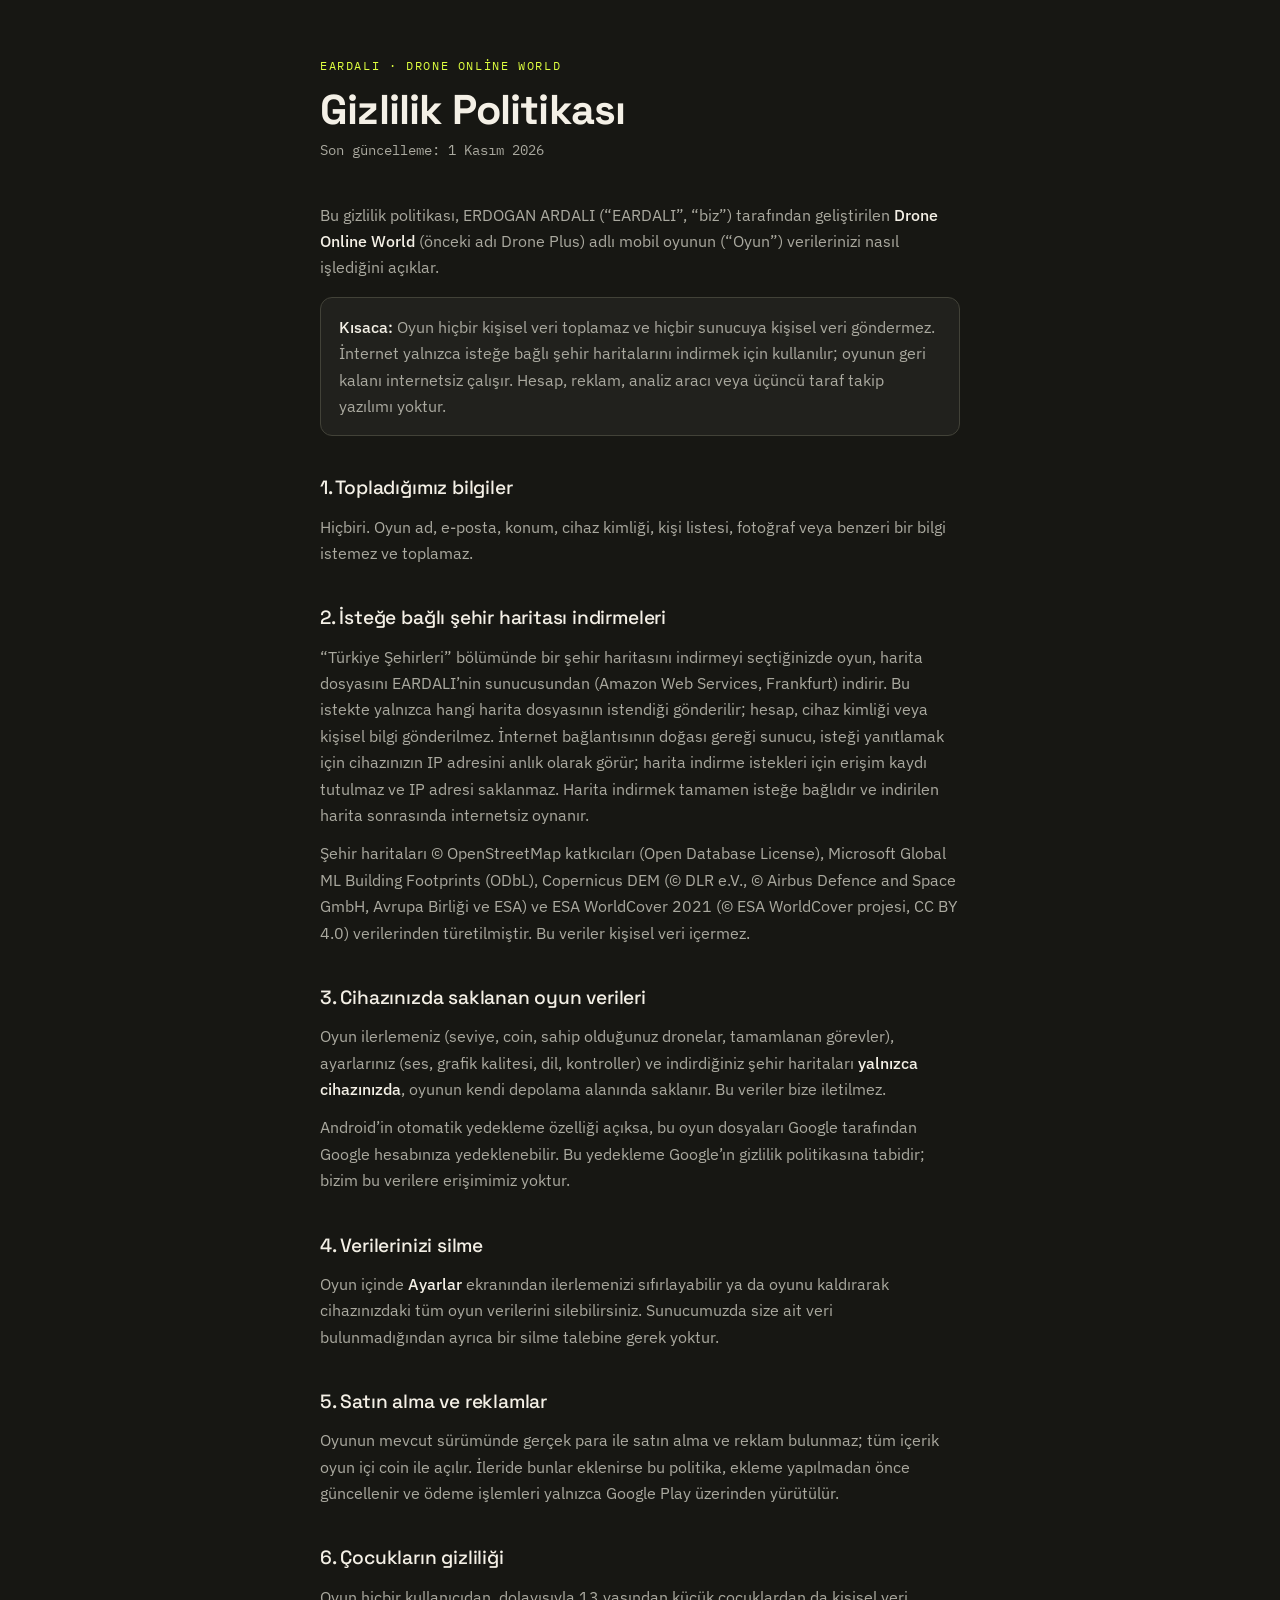
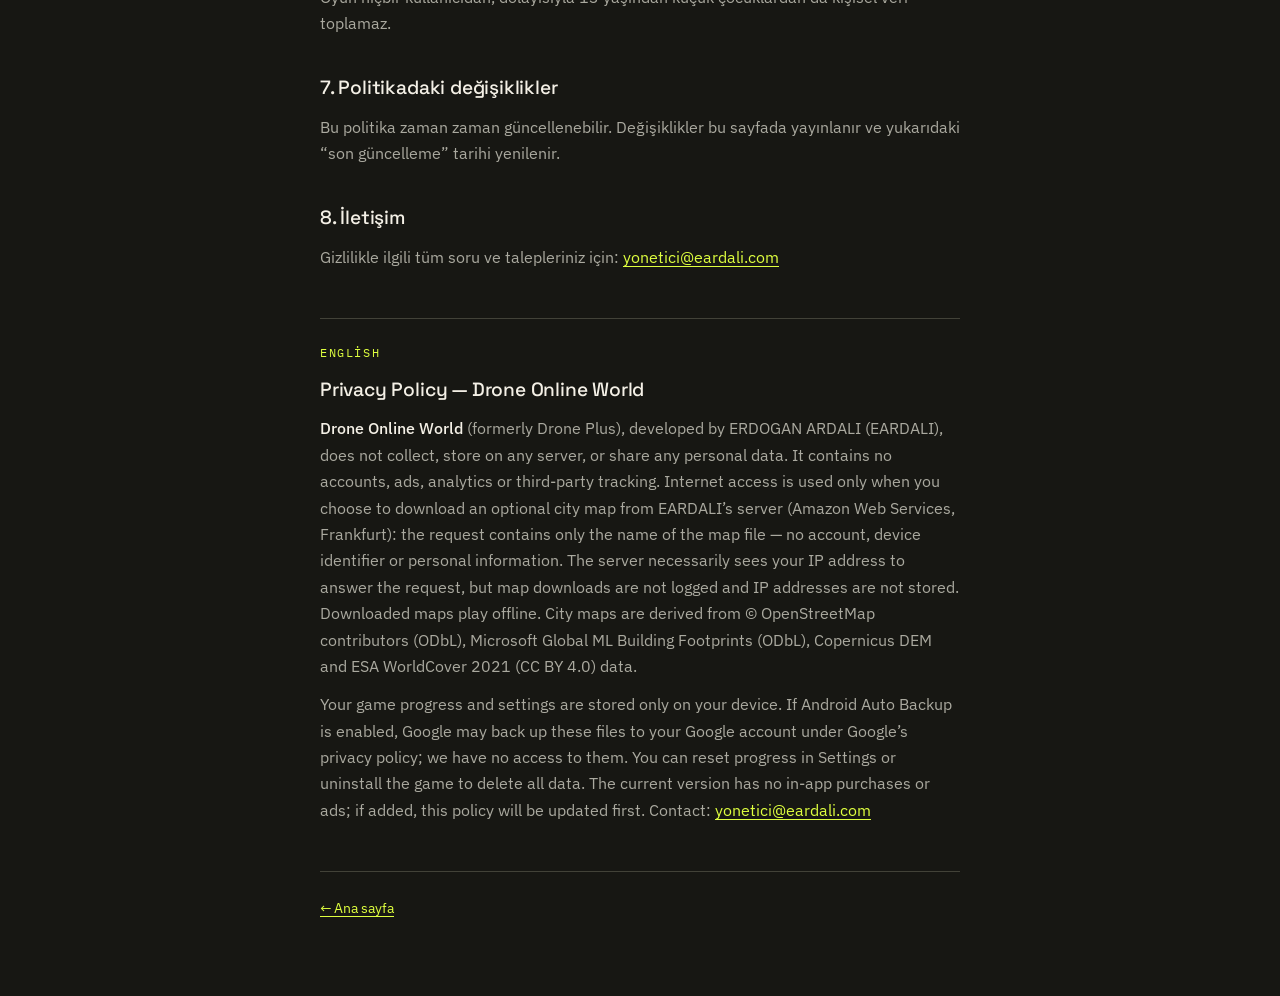
<file: drone-plus/gizlilik.html>
<!DOCTYPE html>
<html lang="tr">
<head>
<meta charset="utf-8">
<meta name="viewport" content="width=device-width, initial-scale=1">
<title>Gizlilik Politikası — Drone Online World</title>
<link rel="preconnect" href="https://fonts.googleapis.com">
<link rel="preconnect" href="https://fonts.gstatic.com" crossorigin>
<link href="https://fonts.googleapis.com/css2?family=Space+Grotesk:wght@500;700&family=IBM+Plex+Mono:wght@400&family=IBM+Plex+Sans:wght@400;500&display=swap" rel="stylesheet">
<style>
  :root{--porselen:#171713;--murekkep:#F4F0E6;--cini:#DFFF3F;--kum:#424238;--sis:#AAA99F;--kart:rgba(255,255,255,.045);color-scheme:dark}
  @media (prefers-color-scheme:dark){
    :root{--porselen:#171713;--murekkep:#F4F0E6;--cini:#DFFF3F;--kum:#424238;--sis:#AAA99F;--kart:rgba(255,255,255,.045)}
  }
  *{box-sizing:border-box;margin:0;padding:0}
  body{background:var(--porselen);color:var(--murekkep);
    font-family:"IBM Plex Sans",system-ui,sans-serif;line-height:1.65;padding:0 1.5rem}
  .kapsam{max-width:40rem;margin:0 auto;padding:3.5rem 0 4rem}
  .etiket{font-family:"IBM Plex Mono",monospace;font-size:.72rem;letter-spacing:.14em;
    text-transform:uppercase;color:var(--cini)}
  h1{font-family:"Space Grotesk",sans-serif;font-weight:700;font-size:clamp(1.9rem,1.3rem + 2.4vw,2.6rem);
    line-height:1.1;letter-spacing:-.02em;margin:.6rem 0 .4rem}
  .tarih{font-family:"IBM Plex Mono",monospace;font-size:.85rem;color:var(--sis);margin-bottom:2.5rem}
  h2{font-family:"Space Grotesk",sans-serif;font-weight:500;font-size:1.2rem;
    margin:2.25rem 0 .6rem;letter-spacing:-.01em}
  p,li{color:var(--sis);margin-bottom:.75rem}
  ul{padding-left:1.15rem}
  strong{color:var(--murekkep);font-weight:500}
  a{color:var(--cini);text-underline-offset:3px}
  a:focus-visible{outline:2px solid var(--cini);outline-offset:3px;border-radius:3px}
  hr{border:0;border-top:1px solid var(--kum);margin:3rem 0 1.5rem}
  .geri{font-size:.9rem}
  .not{background:var(--kart);border:1px solid var(--kum);border-radius:12px;
    padding:1rem 1.15rem;margin:1rem 0}
</style>
</head>
<body>
<div class="kapsam">

  <p class="etiket">EARDALI · Drone Online World</p>
  <h1>Gizlilik Politikası</h1>
  <p class="tarih">Son güncelleme: 1 Kasım 2026</p>

  <p>
    Bu gizlilik politikası, ERDOGAN ARDALI (“EARDALI”, “biz”) tarafından geliştirilen
    <strong>Drone Online World</strong> (önceki adı Drone Plus) adlı mobil oyunun (“Oyun”) verilerinizi nasıl işlediğini açıklar.
  </p>

  <div class="not">
    <p style="margin:0"><strong>Kısaca:</strong> Oyun hiçbir kişisel veri toplamaz ve hiçbir
    sunucuya kişisel veri göndermez. İnternet yalnızca isteğe bağlı şehir haritalarını
    indirmek için kullanılır; oyunun geri kalanı internetsiz çalışır. Hesap, reklam, analiz
    aracı veya üçüncü taraf takip yazılımı yoktur.</p>
  </div>

  <h2>1. Topladığımız bilgiler</h2>
  <p>
    Hiçbiri. Oyun ad, e-posta, konum, cihaz kimliği, kişi listesi, fotoğraf veya benzeri
    bir bilgi istemez ve toplamaz.
  </p>

  <h2>2. İsteğe bağlı şehir haritası indirmeleri</h2>
  <p>
    “Türkiye Şehirleri” bölümünde bir şehir haritasını indirmeyi seçtiğinizde oyun, harita
    dosyasını EARDALI’nin sunucusundan (Amazon Web Services, Frankfurt) indirir. Bu istekte
    yalnızca hangi harita dosyasının istendiği gönderilir; hesap, cihaz kimliği veya kişisel
    bilgi gönderilmez. İnternet bağlantısının doğası gereği sunucu, isteği yanıtlamak için
    cihazınızın IP adresini anlık olarak görür; harita indirme istekleri için erişim kaydı
    tutulmaz ve IP adresi saklanmaz. Harita indirmek tamamen isteğe bağlıdır ve indirilen
    harita sonrasında internetsiz oynanır.
  </p>
  <p>
    Şehir haritaları © OpenStreetMap katkıcıları (Open Database License), Microsoft Global ML
    Building Footprints (ODbL), Copernicus DEM (© DLR e.V., © Airbus Defence and Space GmbH,
    Avrupa Birliği ve ESA) ve ESA WorldCover 2021 (© ESA WorldCover projesi, CC BY 4.0) verilerinden türetilmiştir. Bu veriler kişisel veri içermez.
  </p>

  <h2>3. Cihazınızda saklanan oyun verileri</h2>
  <p>
    Oyun ilerlemeniz (seviye, coin, sahip olduğunuz dronelar, tamamlanan görevler),
    ayarlarınız (ses, grafik kalitesi, dil, kontroller) ve indirdiğiniz şehir haritaları
    <strong>yalnızca cihazınızda</strong>,
    oyunun kendi depolama alanında saklanır. Bu veriler bize iletilmez.
  </p>
  <p>
    Android’in otomatik yedekleme özelliği açıksa, bu oyun dosyaları Google tarafından
    Google hesabınıza yedeklenebilir. Bu yedekleme Google’ın gizlilik politikasına tabidir;
    bizim bu verilere erişimimiz yoktur.
  </p>

  <h2>4. Verilerinizi silme</h2>
  <p>
    Oyun içinde <strong>Ayarlar</strong> ekranından ilerlemenizi sıfırlayabilir ya da oyunu
    kaldırarak cihazınızdaki tüm oyun verilerini silebilirsiniz. Sunucumuzda size ait
    veri bulunmadığından ayrıca bir silme talebine gerek yoktur.
  </p>

  <h2>5. Satın alma ve reklamlar</h2>
  <p>
    Oyunun mevcut sürümünde gerçek para ile satın alma ve reklam bulunmaz; tüm içerik oyun
    içi coin ile açılır. İleride bunlar eklenirse bu politika, ekleme yapılmadan önce
    güncellenir ve ödeme işlemleri yalnızca Google Play üzerinden yürütülür.
  </p>

  <h2>6. Çocukların gizliliği</h2>
  <p>
    Oyun hiçbir kullanıcıdan, dolayısıyla 13 yaşından küçük çocuklardan da kişisel veri toplamaz.
  </p>

  <h2>7. Politikadaki değişiklikler</h2>
  <p>
    Bu politika zaman zaman güncellenebilir. Değişiklikler bu sayfada yayınlanır ve
    yukarıdaki “son güncelleme” tarihi yenilenir.
  </p>

  <h2>8. İletişim</h2>
  <p>
    Gizlilikle ilgili tüm soru ve talepleriniz için:
    <a href="mailto:yonetici@eardali.com">yonetici@eardali.com</a>
  </p>

  <hr>

  <p class="etiket" id="en">English</p>
  <h2 style="margin-top:.6rem">Privacy Policy — Drone Online World</h2>
  <p>
    <strong>Drone Online World</strong> (formerly Drone Plus), developed by ERDOGAN ARDALI (EARDALI), does not collect, store
    on any server, or share any personal data. It contains no accounts, ads, analytics or
    third-party tracking. Internet access is used only when you choose to download an optional
    city map from EARDALI’s server (Amazon Web Services, Frankfurt): the request contains only
    the name of the map file — no account, device identifier or personal information. The
    server necessarily sees your IP address to answer the request, but map downloads are not
    logged and IP addresses are not stored. Downloaded maps play offline. City maps are derived
    from © OpenStreetMap contributors (ODbL), Microsoft Global ML Building Footprints (ODbL),
    Copernicus DEM and ESA WorldCover 2021 (CC BY 4.0) data.
  </p>
  <p>
    Your game progress and settings are stored only on your device. If Android Auto Backup is
    enabled, Google may back up these files to your Google account under Google’s privacy policy;
    we have no access to them. You can reset progress in Settings or uninstall the game to delete
    all data. The current version has no in-app purchases or ads; if added, this policy will be
    updated first. Contact: <a href="mailto:yonetici@eardali.com">yonetici@eardali.com</a>
  </p>

  <hr>
  <p class="geri">
    <a href="../index.html">← Ana sayfa</a>
  </p>

</div>
</body>
</html>
</file>
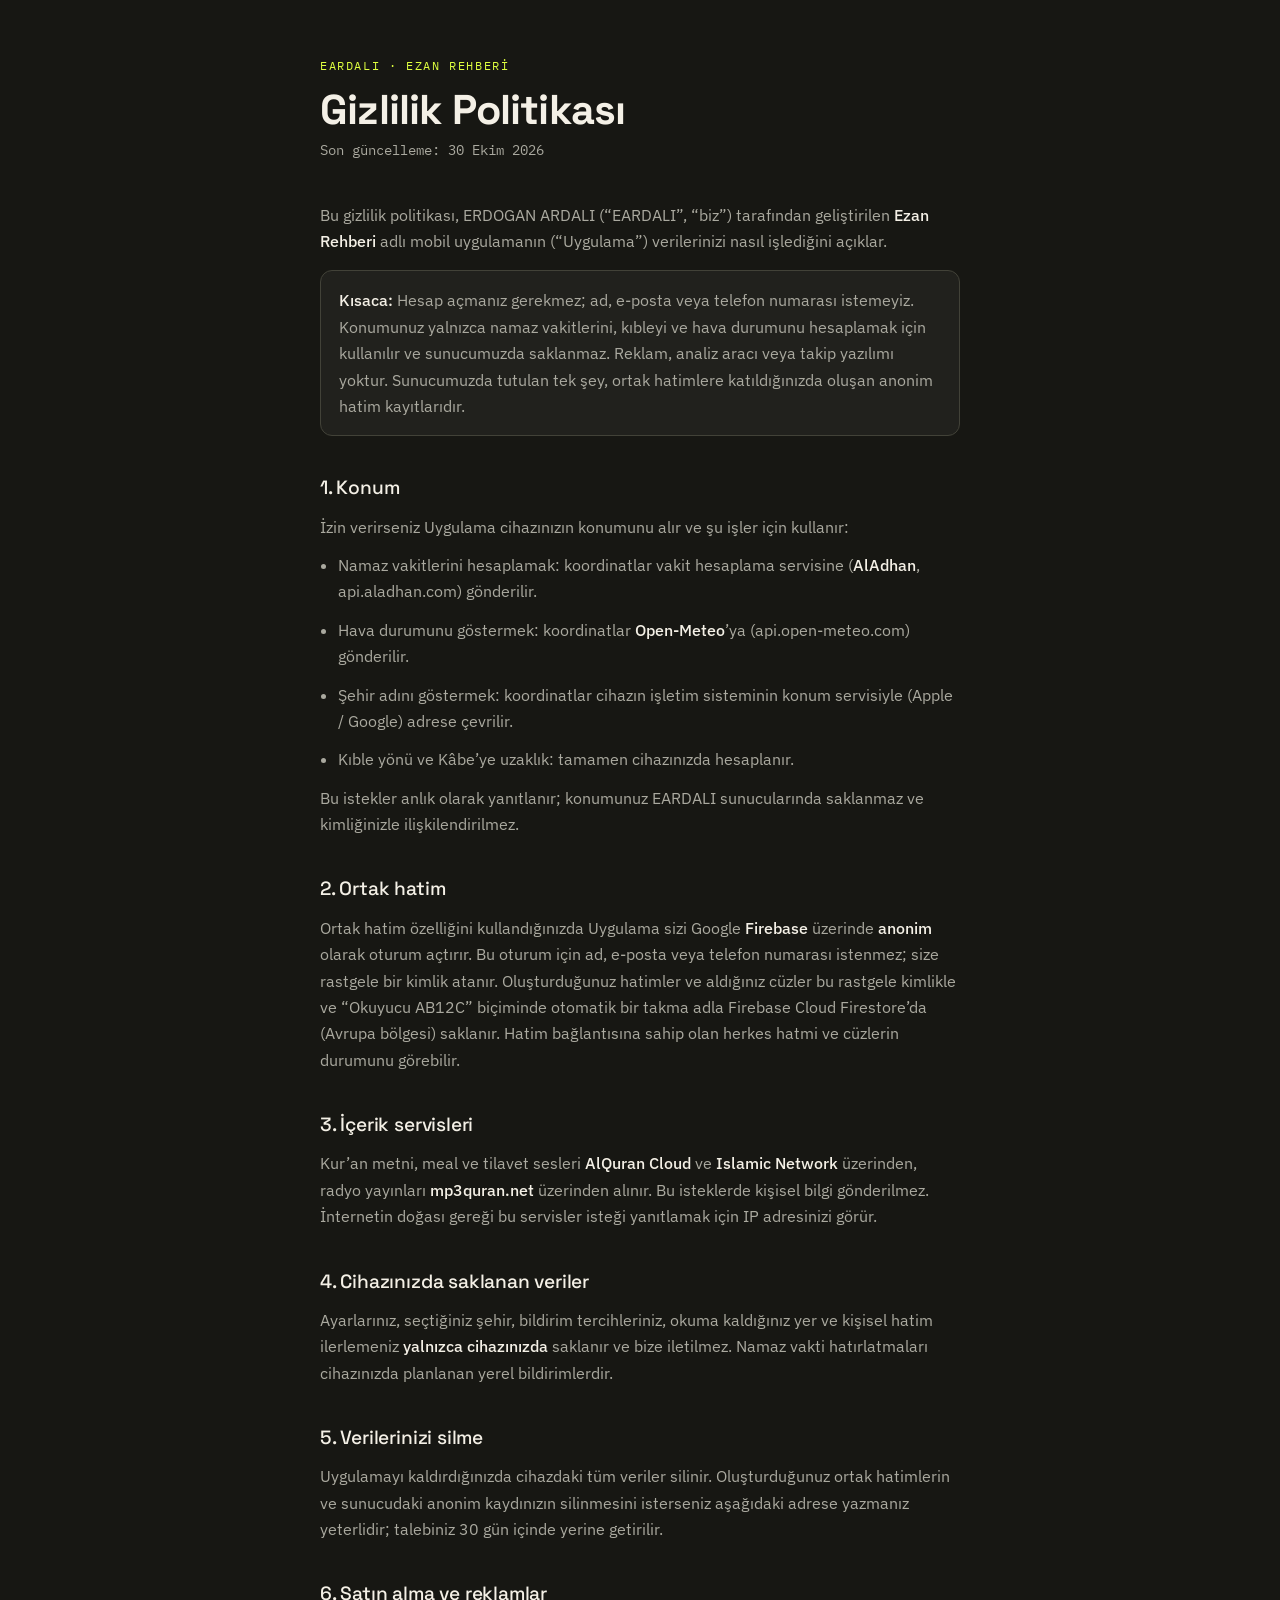
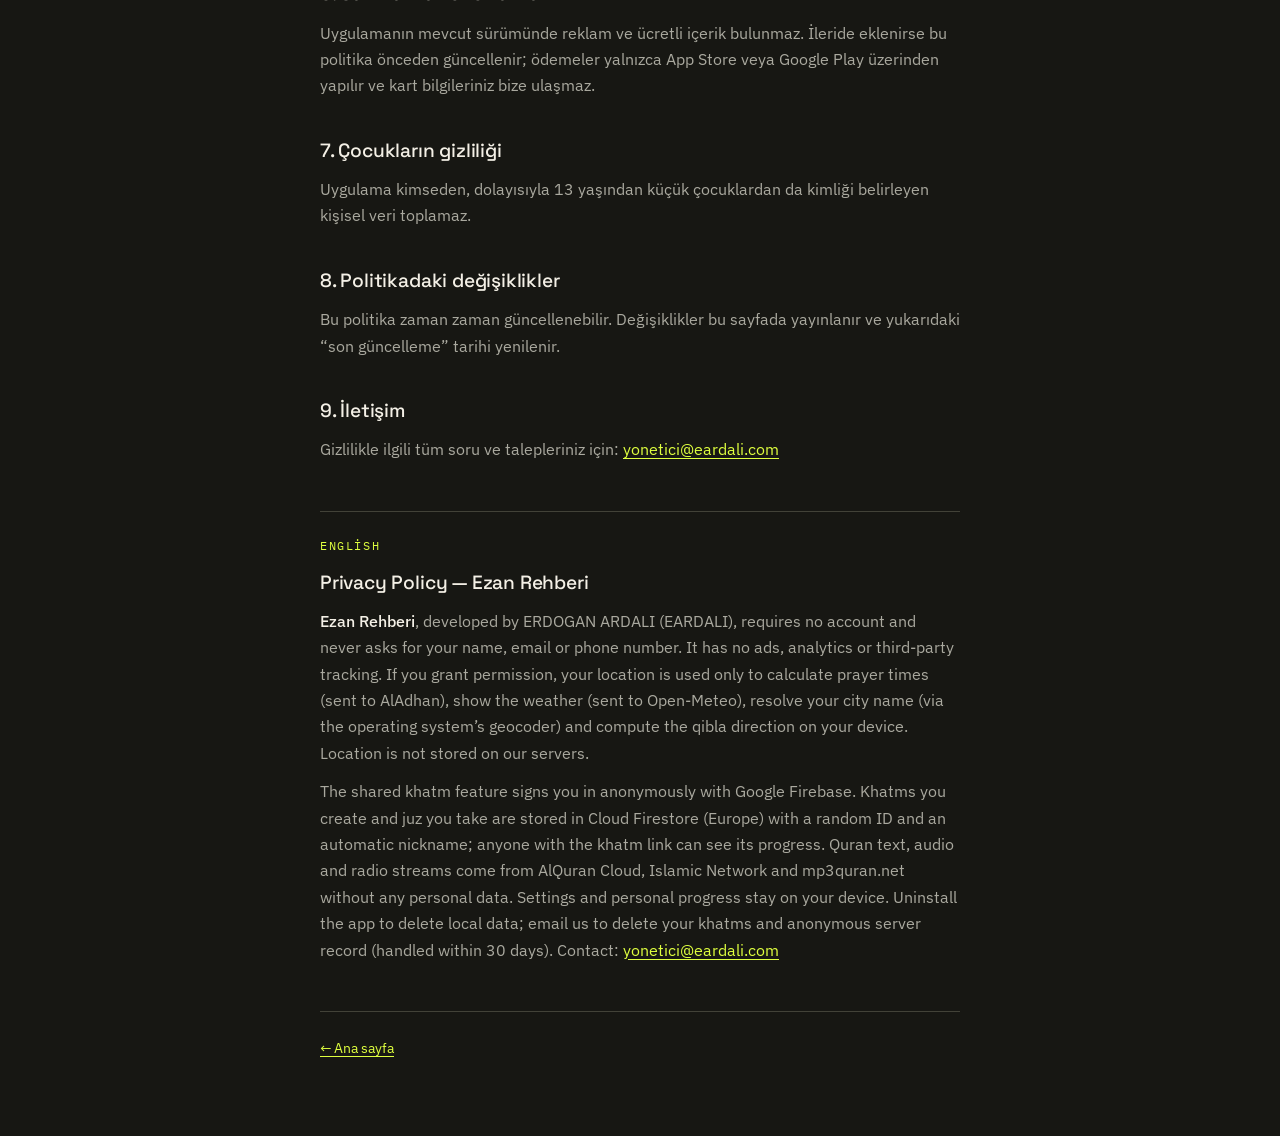
<file: ezan-rehberi/gizlilik.html>
<!DOCTYPE html>
<html lang="tr">
<head>
<meta charset="utf-8">
<meta name="viewport" content="width=device-width, initial-scale=1">
<title>Gizlilik Politikası — Ezan Rehberi</title>
<link rel="preconnect" href="https://fonts.googleapis.com">
<link rel="preconnect" href="https://fonts.gstatic.com" crossorigin>
<link href="https://fonts.googleapis.com/css2?family=Space+Grotesk:wght@500;700&family=IBM+Plex+Mono:wght@400&family=IBM+Plex+Sans:wght@400;500&display=swap" rel="stylesheet">
<style>
  :root{--porselen:#171713;--murekkep:#F4F0E6;--cini:#DFFF3F;--kum:#424238;--sis:#AAA99F;--kart:rgba(255,255,255,.045);color-scheme:dark}
  @media (prefers-color-scheme:dark){
    :root{--porselen:#171713;--murekkep:#F4F0E6;--cini:#DFFF3F;--kum:#424238;--sis:#AAA99F;--kart:rgba(255,255,255,.045)}
  }
  *{box-sizing:border-box;margin:0;padding:0}
  body{background:var(--porselen);color:var(--murekkep);
    font-family:"IBM Plex Sans",system-ui,sans-serif;line-height:1.65;padding:0 1.5rem}
  .kapsam{max-width:40rem;margin:0 auto;padding:3.5rem 0 4rem}
  .etiket{font-family:"IBM Plex Mono",monospace;font-size:.72rem;letter-spacing:.14em;
    text-transform:uppercase;color:var(--cini)}
  h1{font-family:"Space Grotesk",sans-serif;font-weight:700;font-size:clamp(1.9rem,1.3rem + 2.4vw,2.6rem);
    line-height:1.1;letter-spacing:-.02em;margin:.6rem 0 .4rem}
  .tarih{font-family:"IBM Plex Mono",monospace;font-size:.85rem;color:var(--sis);margin-bottom:2.5rem}
  h2{font-family:"Space Grotesk",sans-serif;font-weight:500;font-size:1.2rem;
    margin:2.25rem 0 .6rem;letter-spacing:-.01em}
  p,li{color:var(--sis);margin-bottom:.75rem}
  ul{padding-left:1.15rem}
  strong{color:var(--murekkep);font-weight:500}
  a{color:var(--cini);text-underline-offset:3px}
  a:focus-visible{outline:2px solid var(--cini);outline-offset:3px;border-radius:3px}
  hr{border:0;border-top:1px solid var(--kum);margin:3rem 0 1.5rem}
  .geri{font-size:.9rem}
  .not{background:var(--kart);border:1px solid var(--kum);border-radius:12px;
    padding:1rem 1.15rem;margin:1rem 0}
</style>
</head>
<body>
<div class="kapsam">

  <p class="etiket">EARDALI · Ezan Rehberi</p>
  <h1>Gizlilik Politikası</h1>
  <p class="tarih">Son güncelleme: 30 Ekim 2026</p>

  <p>
    Bu gizlilik politikası, ERDOGAN ARDALI (“EARDALI”, “biz”) tarafından geliştirilen
    <strong>Ezan Rehberi</strong> adlı mobil uygulamanın (“Uygulama”) verilerinizi nasıl işlediğini açıklar.
  </p>

  <div class="not">
    <p style="margin:0"><strong>Kısaca:</strong> Hesap açmanız gerekmez; ad, e-posta veya telefon
    numarası istemeyiz. Konumunuz yalnızca namaz vakitlerini, kıbleyi ve hava durumunu hesaplamak
    için kullanılır ve sunucumuzda saklanmaz. Reklam, analiz aracı veya takip yazılımı yoktur.
    Sunucumuzda tutulan tek şey, ortak hatimlere katıldığınızda oluşan anonim hatim kayıtlarıdır.</p>
  </div>

  <h2>1. Konum</h2>
  <p>
    İzin verirseniz Uygulama cihazınızın konumunu alır ve şu işler için kullanır:
  </p>
  <ul>
    <li>Namaz vakitlerini hesaplamak: koordinatlar vakit hesaplama servisine
      (<strong>AlAdhan</strong>, api.aladhan.com) gönderilir.</li>
    <li>Hava durumunu göstermek: koordinatlar <strong>Open-Meteo</strong>’ya (api.open-meteo.com) gönderilir.</li>
    <li>Şehir adını göstermek: koordinatlar cihazın işletim sisteminin konum servisiyle (Apple / Google) adrese çevrilir.</li>
    <li>Kıble yönü ve Kâbe’ye uzaklık: tamamen cihazınızda hesaplanır.</li>
  </ul>
  <p>
    Bu istekler anlık olarak yanıtlanır; konumunuz EARDALI sunucularında saklanmaz ve
    kimliğinizle ilişkilendirilmez.
  </p>

  <h2>2. Ortak hatim</h2>
  <p>
    Ortak hatim özelliğini kullandığınızda Uygulama sizi Google <strong>Firebase</strong> üzerinde
    <strong>anonim</strong> olarak oturum açtırır. Bu oturum için ad, e-posta veya telefon numarası
    istenmez; size rastgele bir kimlik atanır. Oluşturduğunuz hatimler ve aldığınız cüzler bu
    rastgele kimlikle ve “Okuyucu AB12C” biçiminde otomatik bir takma adla Firebase Cloud Firestore’da
    (Avrupa bölgesi) saklanır. Hatim bağlantısına sahip olan herkes hatmi ve cüzlerin durumunu görebilir.
  </p>

  <h2>3. İçerik servisleri</h2>
  <p>
    Kur’an metni, meal ve tilavet sesleri <strong>AlQuran Cloud</strong> ve <strong>Islamic Network</strong>
    üzerinden, radyo yayınları <strong>mp3quran.net</strong> üzerinden alınır. Bu isteklerde kişisel
    bilgi gönderilmez. İnternetin doğası gereği bu servisler isteği yanıtlamak için IP adresinizi görür.
  </p>

  <h2>4. Cihazınızda saklanan veriler</h2>
  <p>
    Ayarlarınız, seçtiğiniz şehir, bildirim tercihleriniz, okuma kaldığınız yer ve kişisel hatim
    ilerlemeniz <strong>yalnızca cihazınızda</strong> saklanır ve bize iletilmez. Namaz vakti
    hatırlatmaları cihazınızda planlanan yerel bildirimlerdir.
  </p>

  <h2>5. Verilerinizi silme</h2>
  <p>
    Uygulamayı kaldırdığınızda cihazdaki tüm veriler silinir. Oluşturduğunuz ortak hatimlerin
    ve sunucudaki anonim kaydınızın silinmesini isterseniz aşağıdaki adrese yazmanız yeterlidir;
    talebiniz 30 gün içinde yerine getirilir.
  </p>

  <h2>6. Satın alma ve reklamlar</h2>
  <p>
    Uygulamanın mevcut sürümünde reklam ve ücretli içerik bulunmaz. İleride eklenirse bu politika
    önceden güncellenir; ödemeler yalnızca App Store veya Google Play üzerinden yapılır ve kart
    bilgileriniz bize ulaşmaz.
  </p>

  <h2>7. Çocukların gizliliği</h2>
  <p>
    Uygulama kimseden, dolayısıyla 13 yaşından küçük çocuklardan da kimliği belirleyen kişisel veri toplamaz.
  </p>

  <h2>8. Politikadaki değişiklikler</h2>
  <p>
    Bu politika zaman zaman güncellenebilir. Değişiklikler bu sayfada yayınlanır ve
    yukarıdaki “son güncelleme” tarihi yenilenir.
  </p>

  <h2>9. İletişim</h2>
  <p>
    Gizlilikle ilgili tüm soru ve talepleriniz için:
    <a href="mailto:yonetici@eardali.com">yonetici@eardali.com</a>
  </p>

  <hr>

  <p class="etiket" id="en">English</p>
  <h2 style="margin-top:.6rem">Privacy Policy — Ezan Rehberi</h2>
  <p>
    <strong>Ezan Rehberi</strong>, developed by ERDOGAN ARDALI (EARDALI), requires no account and never
    asks for your name, email or phone number. It has no ads, analytics or third-party tracking.
    If you grant permission, your location is used only to calculate prayer times (sent to AlAdhan),
    show the weather (sent to Open-Meteo), resolve your city name (via the operating system’s geocoder)
    and compute the qibla direction on your device. Location is not stored on our servers.
  </p>
  <p>
    The shared khatm feature signs you in anonymously with Google Firebase. Khatms you create and juz
    you take are stored in Cloud Firestore (Europe) with a random ID and an automatic nickname; anyone
    with the khatm link can see its progress. Quran text, audio and radio streams come from AlQuran Cloud,
    Islamic Network and mp3quran.net without any personal data. Settings and personal progress stay on
    your device. Uninstall the app to delete local data; email us to delete your khatms and anonymous server record (handled within 30 days).
    Contact: <a href="mailto:yonetici@eardali.com">yonetici@eardali.com</a>
  </p>

  <hr>
  <p class="geri">
    <a href="../index.html">← Ana sayfa</a>
  </p>

</div>
</body>
</html>
</file>
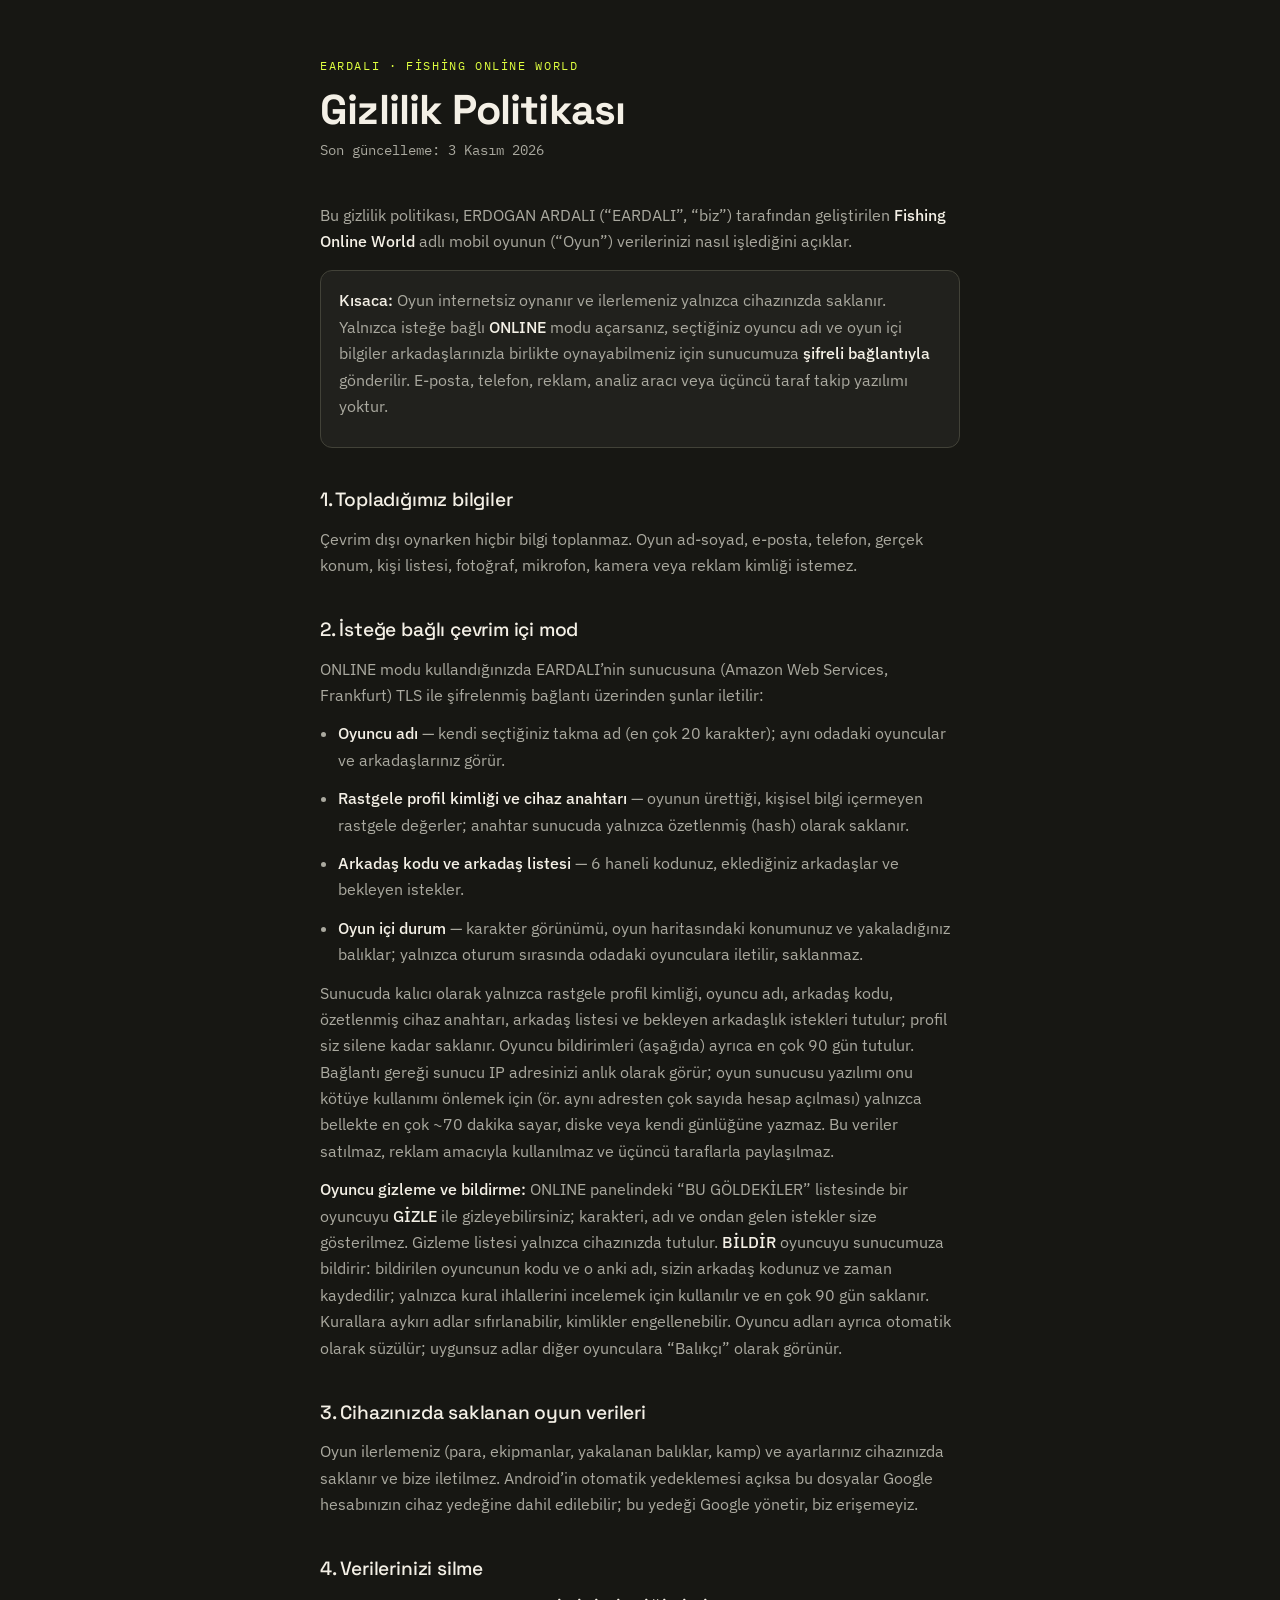
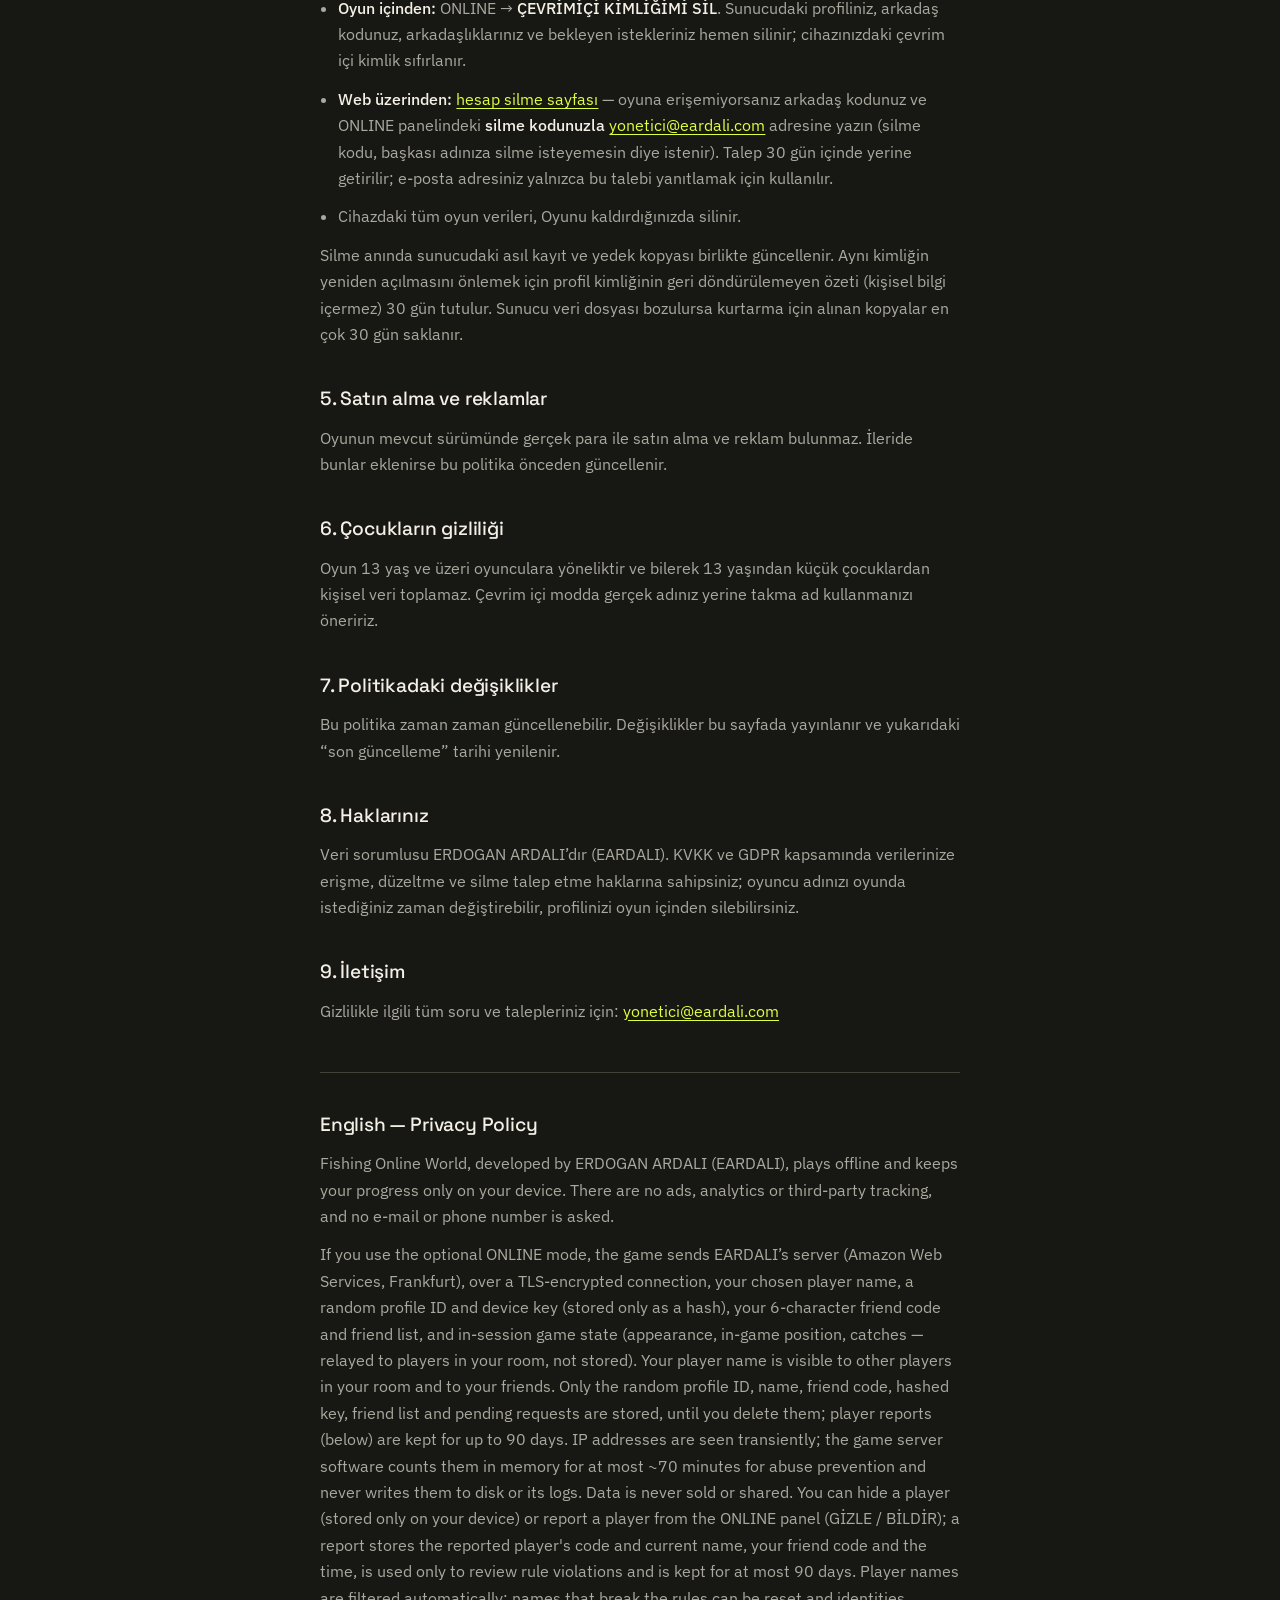
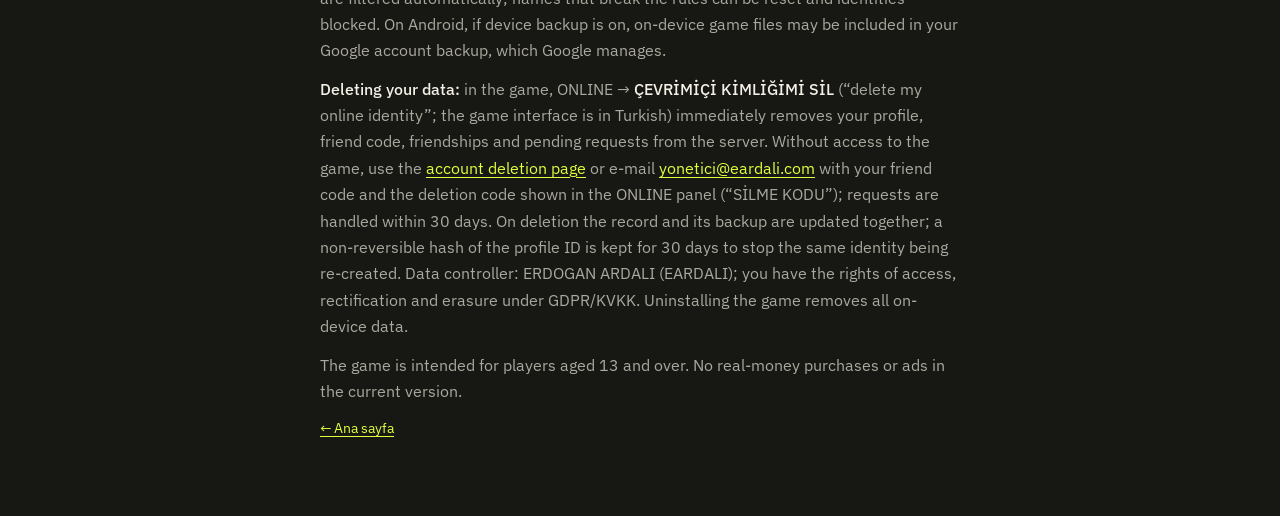
<file: fishing-life/gizlilik.html>
<!DOCTYPE html>
<html lang="tr">
<head>
<meta charset="utf-8">
<meta name="viewport" content="width=device-width, initial-scale=1">
<title>Gizlilik Politikası — Fishing Online World</title>
<meta http-equiv="refresh" content="0; url=../fishing-online-world/gizlilik.html">
<link rel="canonical" href="https://eardali.com/fishing-online-world/gizlilik.html">
<style>body{margin:0;background:#0b1220;color:#e6edf6;font:16px/1.6 system-ui,sans-serif;padding:3rem 1.25rem;text-align:center}a{color:#7cc4ff}</style>
</head>
<body>
<p>Fishing Life oyununun adı artık <strong>Fishing Online World</strong>.</p>
<p>Güncel gizlilik politikası: <a href="../fishing-online-world/gizlilik.html">eardali.com/fishing-online-world/gizlilik.html</a></p>
<p lang="en">Fishing Life is now Fishing Online World. Current privacy policy: <a href="../fishing-online-world/gizlilik.html">fishing-online-world/gizlilik.html</a></p>
</body>
</html>
</file>
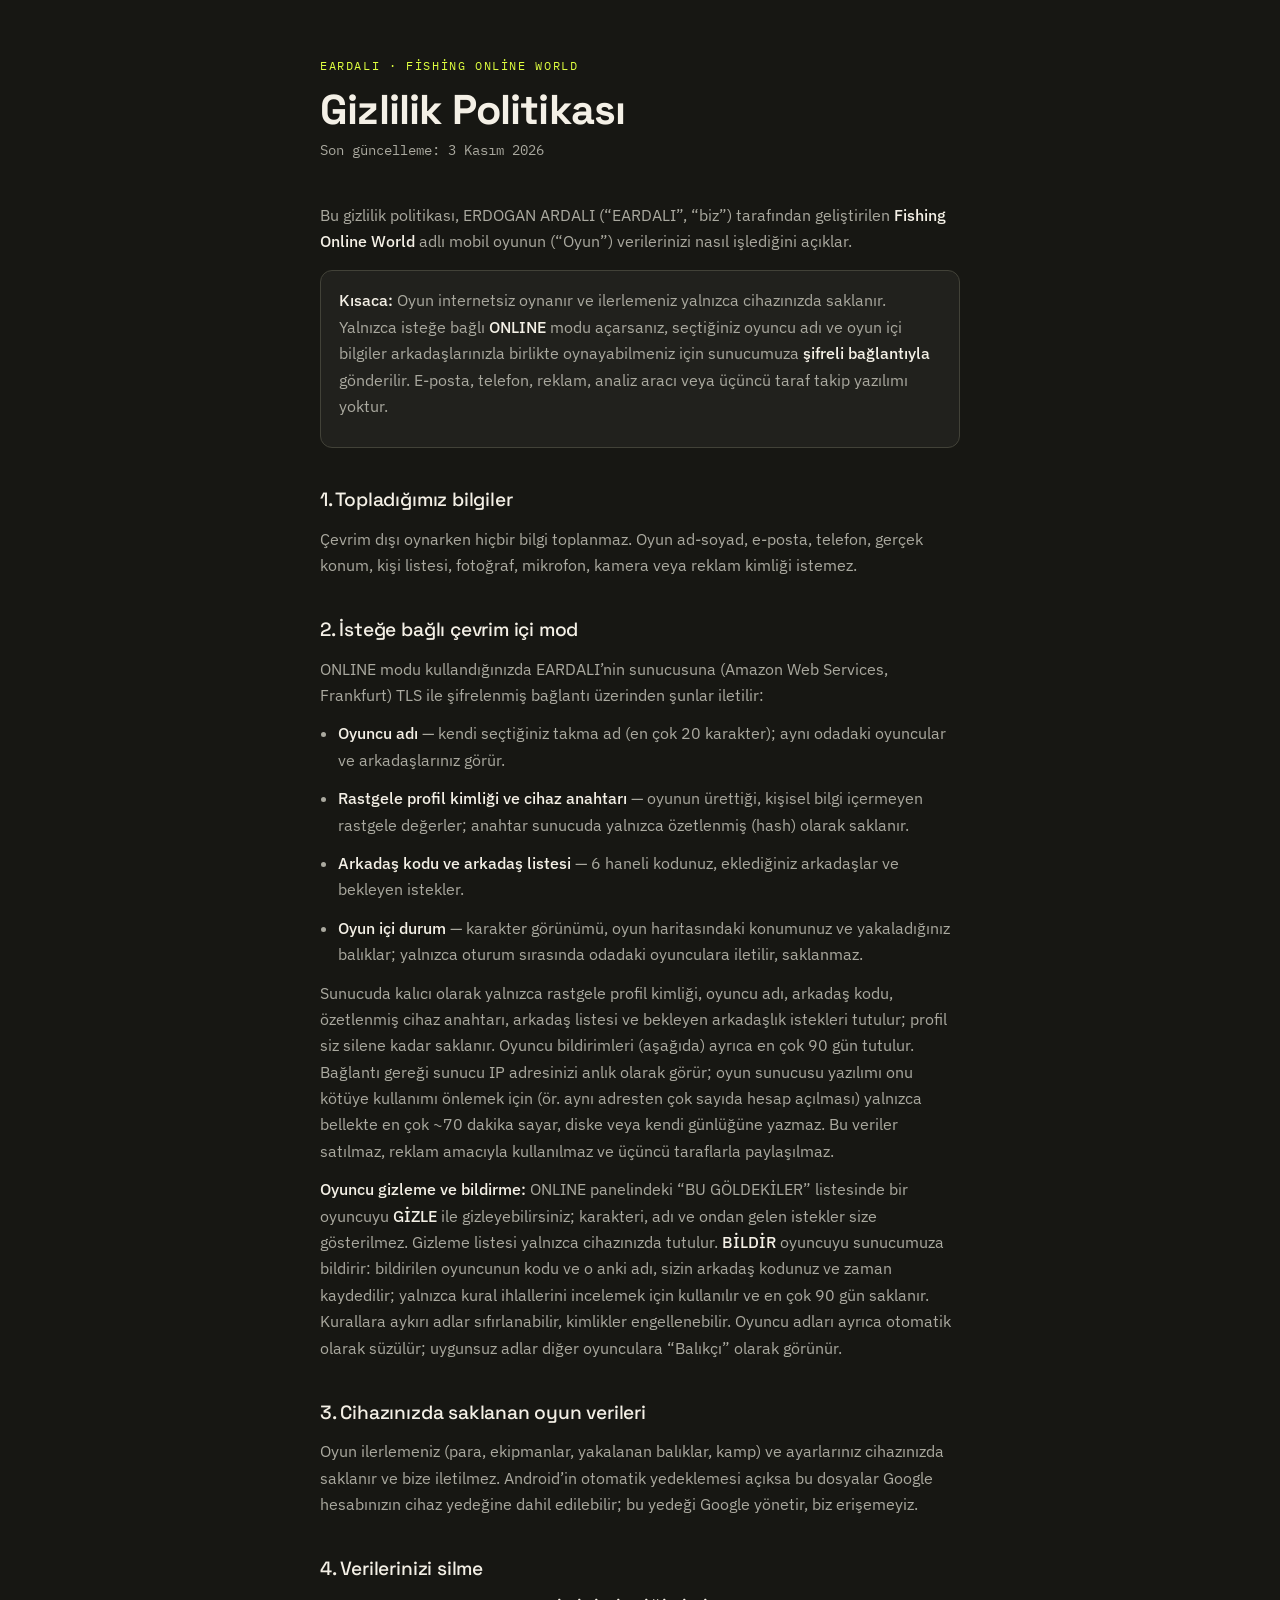
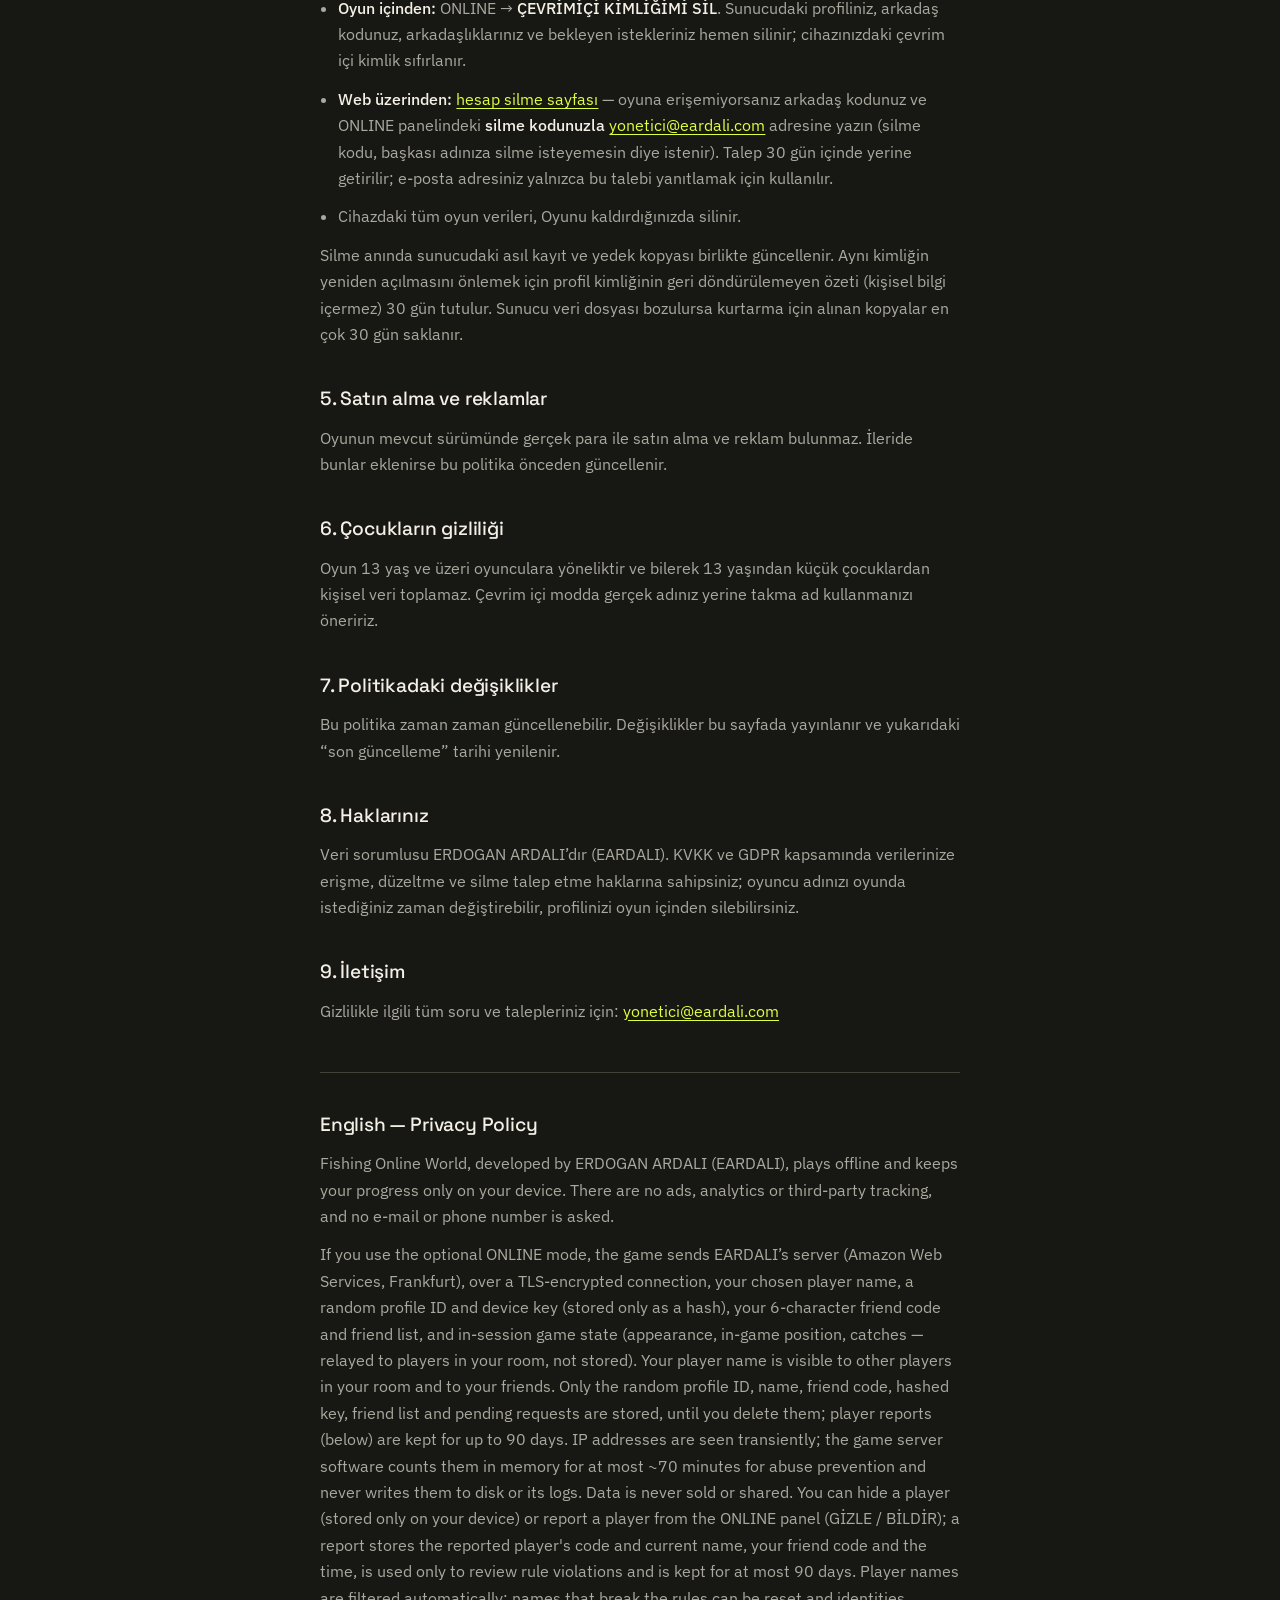
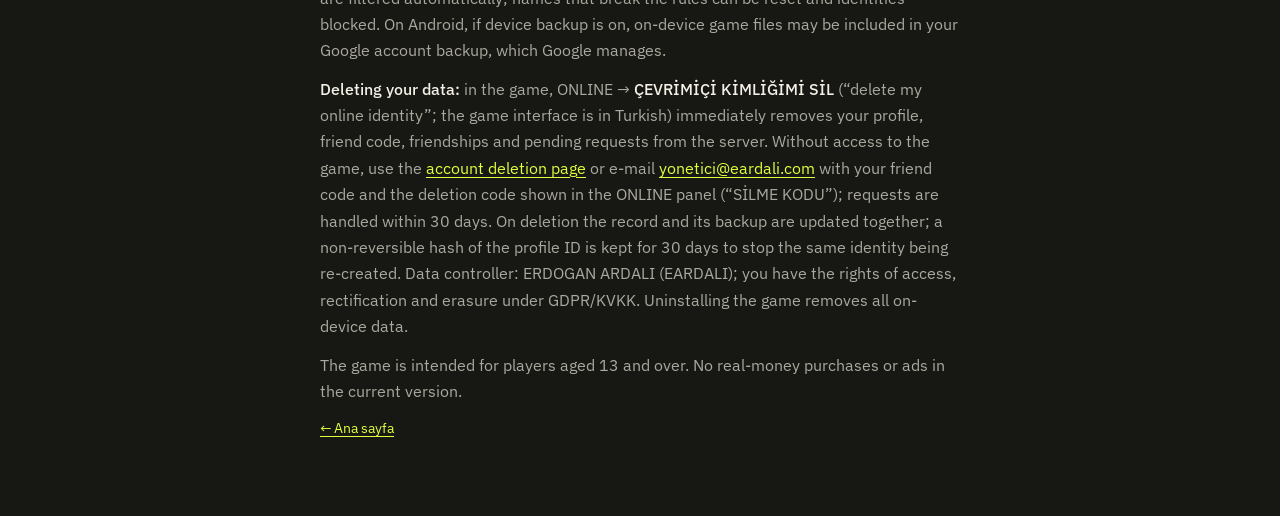
<file: fishing-online-world/gizlilik.html>
<!DOCTYPE html>
<html lang="tr">
<head>
<meta charset="utf-8">
<meta name="viewport" content="width=device-width, initial-scale=1">
<title>Gizlilik Politikası — Fishing Online World</title>
<link rel="preconnect" href="https://fonts.googleapis.com">
<link rel="preconnect" href="https://fonts.gstatic.com" crossorigin>
<link href="https://fonts.googleapis.com/css2?family=Space+Grotesk:wght@500;700&family=IBM+Plex+Mono:wght@400&family=IBM+Plex+Sans:wght@400;500&display=swap" rel="stylesheet">
<style>
  :root{--porselen:#171713;--murekkep:#F4F0E6;--cini:#DFFF3F;--kum:#424238;--sis:#AAA99F;--kart:rgba(255,255,255,.045);color-scheme:dark}
  @media (prefers-color-scheme:dark){
    :root{--porselen:#171713;--murekkep:#F4F0E6;--cini:#DFFF3F;--kum:#424238;--sis:#AAA99F;--kart:rgba(255,255,255,.045)}
  }
  *{box-sizing:border-box;margin:0;padding:0}
  body{background:var(--porselen);color:var(--murekkep);
    font-family:"IBM Plex Sans",system-ui,sans-serif;line-height:1.65;padding:0 1.5rem}
  .kapsam{max-width:40rem;margin:0 auto;padding:3.5rem 0 4rem}
  .etiket{font-family:"IBM Plex Mono",monospace;font-size:.72rem;letter-spacing:.14em;
    text-transform:uppercase;color:var(--cini)}
  h1{font-family:"Space Grotesk",sans-serif;font-weight:700;font-size:clamp(1.9rem,1.3rem + 2.4vw,2.6rem);
    line-height:1.1;letter-spacing:-.02em;margin:.6rem 0 .4rem}
  .tarih{font-family:"IBM Plex Mono",monospace;font-size:.85rem;color:var(--sis);margin-bottom:2.5rem}
  h2{font-family:"Space Grotesk",sans-serif;font-weight:500;font-size:1.2rem;
    margin:2.25rem 0 .6rem;letter-spacing:-.01em}
  p,li{color:var(--sis);margin-bottom:.75rem}
  ul{padding-left:1.15rem}
  strong{color:var(--murekkep);font-weight:500}
  a{color:var(--cini);text-underline-offset:3px}
  a:focus-visible{outline:2px solid var(--cini);outline-offset:3px;border-radius:3px}
  hr{border:0;border-top:1px solid var(--kum);margin:3rem 0 1.5rem}
  .geri{font-size:.9rem}
  .not{background:var(--kart);border:1px solid var(--kum);border-radius:12px;
    padding:1rem 1.15rem;margin:1rem 0}
</style>
</head>
<body>
<div class="kapsam">

  <p class="etiket">EARDALI · Fishing Online World</p>
  <h1>Gizlilik Politikası</h1>
  <p class="tarih">Son güncelleme: 3 Kasım 2026</p>

  <p>Bu gizlilik politikası, ERDOGAN ARDALI (“EARDALI”, “biz”) tarafından geliştirilen
    <strong>Fishing Online World</strong> adlı mobil oyunun (“Oyun”) verilerinizi nasıl işlediğini açıklar.</p>
  <div class="not"><p><strong>Kısaca:</strong> Oyun internetsiz oynanır ve ilerlemeniz yalnızca cihazınızda saklanır.
    Yalnızca isteğe bağlı <strong>ONLINE</strong> modu açarsanız, seçtiğiniz oyuncu adı ve oyun içi bilgiler arkadaşlarınızla
    birlikte oynayabilmeniz için sunucumuza <strong>şifreli bağlantıyla</strong> gönderilir. E-posta, telefon, reklam,
    analiz aracı veya üçüncü taraf takip yazılımı yoktur.</p></div>

  <h2>1. Topladığımız bilgiler</h2>
  <p>Çevrim dışı oynarken hiçbir bilgi toplanmaz. Oyun ad-soyad, e-posta, telefon, gerçek konum, kişi listesi,
    fotoğraf, mikrofon, kamera veya reklam kimliği istemez.</p>

  <h2>2. İsteğe bağlı çevrim içi mod</h2>
  <p>ONLINE modu kullandığınızda EARDALI’nin sunucusuna (Amazon Web Services, Frankfurt) TLS ile şifrelenmiş bağlantı
    üzerinden şunlar iletilir:</p>
  <ul>
    <li><strong>Oyuncu adı</strong> — kendi seçtiğiniz takma ad (en çok 20 karakter); aynı odadaki oyuncular ve arkadaşlarınız görür.</li>
    <li><strong>Rastgele profil kimliği ve cihaz anahtarı</strong> — oyunun ürettiği, kişisel bilgi içermeyen rastgele değerler; anahtar sunucuda yalnızca özetlenmiş (hash) olarak saklanır.</li>
    <li><strong>Arkadaş kodu ve arkadaş listesi</strong> — 6 haneli kodunuz, eklediğiniz arkadaşlar ve bekleyen istekler.</li>
    <li><strong>Oyun içi durum</strong> — karakter görünümü, oyun haritasındaki konumunuz ve yakaladığınız balıklar; yalnızca oturum sırasında odadaki oyunculara iletilir, saklanmaz.</li>
  </ul>
  <p>Sunucuda kalıcı olarak yalnızca rastgele profil kimliği, oyuncu adı, arkadaş kodu, özetlenmiş cihaz anahtarı, arkadaş
    listesi ve bekleyen arkadaşlık istekleri tutulur; profil siz silene kadar saklanır. Oyuncu bildirimleri (aşağıda) ayrıca en çok 90 gün tutulur. Bağlantı gereği sunucu IP adresinizi
    anlık olarak görür; oyun sunucusu yazılımı onu kötüye kullanımı önlemek için (ör. aynı adresten çok sayıda hesap açılması)
    yalnızca bellekte en çok ~70 dakika sayar, diske veya kendi günlüğüne yazmaz.
    Bu veriler satılmaz, reklam amacıyla kullanılmaz ve üçüncü taraflarla paylaşılmaz.</p>
  <p><strong>Oyuncu gizleme ve bildirme:</strong> ONLINE panelindeki “BU GÖLDEKİLER” listesinde bir oyuncuyu <strong>GİZLE</strong> ile
    gizleyebilirsiniz; karakteri, adı ve ondan gelen istekler size gösterilmez. Gizleme listesi yalnızca cihazınızda tutulur.
    <strong>BİLDİR</strong> oyuncuyu sunucumuza bildirir: bildirilen oyuncunun kodu ve o anki adı, sizin arkadaş kodunuz ve zaman kaydedilir; yalnızca kural ihlallerini incelemek için kullanılır ve en çok 90 gün saklanır. Kurallara aykırı adlar sıfırlanabilir, kimlikler engellenebilir. Oyuncu adları ayrıca otomatik olarak süzülür; uygunsuz adlar diğer oyunculara “Balıkçı” olarak görünür.</p>

  <h2>3. Cihazınızda saklanan oyun verileri</h2>
  <p>Oyun ilerlemeniz (para, ekipmanlar, yakalanan balıklar, kamp) ve ayarlarınız cihazınızda saklanır ve bize iletilmez.
    Android’in otomatik yedeklemesi açıksa bu dosyalar Google hesabınızın cihaz yedeğine dahil edilebilir; bu yedeği Google
    yönetir, biz erişemeyiz.</p>

  <h2>4. Verilerinizi silme</h2>
  <ul>
    <li><strong>Oyun içinden:</strong> ONLINE → <strong>ÇEVRİMİÇİ KİMLİĞİMİ SİL</strong>. Sunucudaki profiliniz, arkadaş kodunuz,
      arkadaşlıklarınız ve bekleyen istekleriniz hemen silinir; cihazınızdaki çevrim içi kimlik sıfırlanır.</li>
    <li><strong>Web üzerinden:</strong> <a href="hesap-silme.html">hesap silme sayfası</a> — oyuna erişemiyorsanız arkadaş kodunuz ve
      ONLINE panelindeki <strong>silme kodunuzla</strong> <a href="mailto:yonetici@eardali.com">yonetici@eardali.com</a> adresine yazın
      (silme kodu, başkası adınıza silme isteyemesin diye istenir). Talep 30 gün içinde yerine getirilir; e-posta adresiniz yalnızca
      bu talebi yanıtlamak için kullanılır.</li>
    <li>Cihazdaki tüm oyun verileri, Oyunu kaldırdığınızda silinir.</li>
  </ul>
  <p>Silme anında sunucudaki asıl kayıt ve yedek kopyası birlikte güncellenir. Aynı kimliğin yeniden açılmasını önlemek için
    profil kimliğinin geri döndürülemeyen özeti (kişisel bilgi içermez) 30 gün tutulur. Sunucu veri dosyası bozulursa kurtarma
    için alınan kopyalar en çok 30 gün saklanır.</p>

  <h2>5. Satın alma ve reklamlar</h2>
  <p>Oyunun mevcut sürümünde gerçek para ile satın alma ve reklam bulunmaz. İleride bunlar eklenirse bu politika önceden güncellenir.</p>

  <h2>6. Çocukların gizliliği</h2>
  <p>Oyun 13 yaş ve üzeri oyunculara yöneliktir ve bilerek 13 yaşından küçük çocuklardan kişisel veri toplamaz.
    Çevrim içi modda gerçek adınız yerine takma ad kullanmanızı öneririz.</p>

  <h2>7. Politikadaki değişiklikler</h2>
  <p>Bu politika zaman zaman güncellenebilir. Değişiklikler bu sayfada yayınlanır ve yukarıdaki “son güncelleme” tarihi yenilenir.</p>

  <h2>8. Haklarınız</h2>
  <p>Veri sorumlusu ERDOGAN ARDALI’dır (EARDALI). KVKK ve GDPR kapsamında verilerinize erişme, düzeltme ve silme talep etme
    haklarına sahipsiniz; oyuncu adınızı oyunda istediğiniz zaman değiştirebilir, profilinizi oyun içinden silebilirsiniz.</p>

  <h2>9. İletişim</h2>
  <p>Gizlilikle ilgili tüm soru ve talepleriniz için: <a href="mailto:yonetici@eardali.com">yonetici@eardali.com</a></p>

  <hr>
  <h2 lang="en">English — Privacy Policy</h2>
  <div lang="en">
  <p>Fishing Online World, developed by ERDOGAN ARDALI (EARDALI), plays offline and keeps your progress only on your device.
    There are no ads, analytics or third-party tracking, and no e-mail or phone number is asked.</p>
  <p>If you use the optional ONLINE mode, the game sends EARDALI’s server (Amazon Web Services, Frankfurt), over a TLS-encrypted
    connection, your chosen player name, a random profile ID and device key (stored only as a hash), your 6-character friend
    code and friend list, and in-session game state (appearance, in-game position, catches — relayed to players in your room,
    not stored). Your player name is visible to other players in your room and to your friends. Only the random profile ID, name, friend code, hashed key, friend list and pending requests are stored, until you delete them; player reports (below) are kept for up to 90 days.
    IP addresses are seen transiently; the game server software counts them in memory for at most ~70 minutes for abuse
    prevention and never writes them to disk or its logs. Data is never sold or shared. You can hide a player (stored only on your device) or report a player from the ONLINE panel (GİZLE / BİLDİR); a report stores the reported player's code and current name, your friend code and the time, is used only to review rule violations and is kept for at most 90 days. Player names are filtered automatically; names that break the rules can be reset and identities blocked. On Android, if device backup is on,
    on-device game files may be included in your Google account backup, which Google manages.</p>
  <p><strong>Deleting your data:</strong> in the game, ONLINE → <strong>ÇEVRİMİÇİ KİMLİĞİMİ SİL</strong> (“delete my online identity”; the game interface is in Turkish) immediately removes your
    profile, friend code, friendships and pending requests from the server. Without access to the game, use the
    <a href="hesap-silme.html">account deletion page</a> or e-mail <a href="mailto:yonetici@eardali.com">yonetici@eardali.com</a>
    with your friend code and the deletion code shown in the ONLINE panel (“SİLME KODU”); requests are handled within 30 days.
    On deletion the record and its backup are updated together; a non-reversible hash of the profile ID is kept for 30 days to
    stop the same identity being re-created. Data controller: ERDOGAN ARDALI (EARDALI); you have the rights of access,
    rectification and erasure under GDPR/KVKK. Uninstalling the game removes all on-device data.</p>
  <p>The game is intended for players aged 13 and over. No real-money purchases or ads in the current version.</p>
  </div>

  <p class="geri"><a href="../index.html">← Ana sayfa</a></p>
</div>
</body>
</html>
</file>
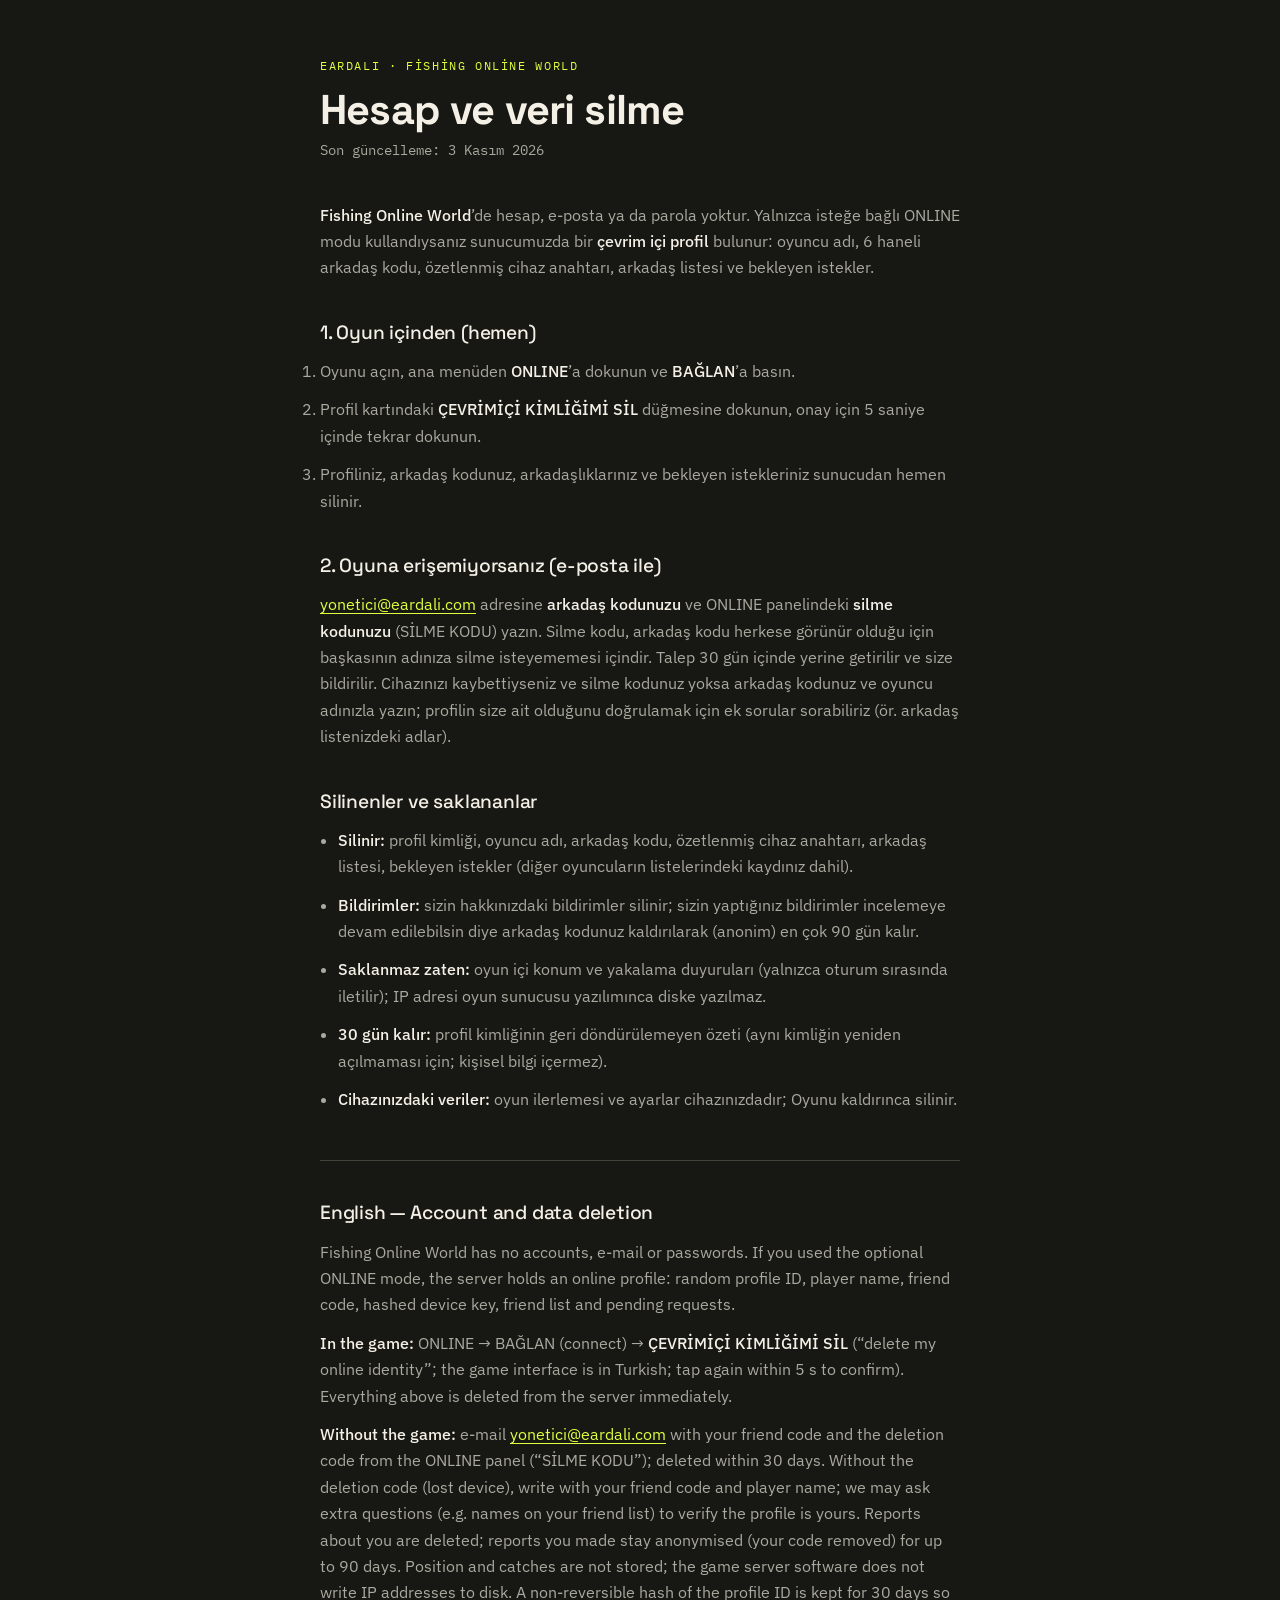
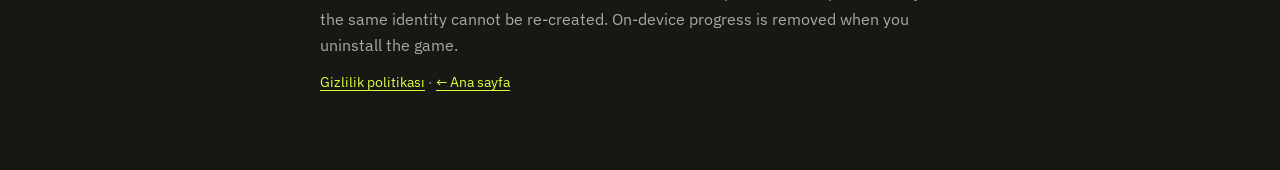
<file: fishing-online-world/hesap-silme.html>
<!DOCTYPE html>
<html lang="tr">
<head>
<meta charset="utf-8">
<meta name="viewport" content="width=device-width, initial-scale=1">
<title>Hesap ve veri silme — Fishing Online World</title>
<link rel="preconnect" href="https://fonts.googleapis.com">
<link rel="preconnect" href="https://fonts.gstatic.com" crossorigin>
<link href="https://fonts.googleapis.com/css2?family=Space+Grotesk:wght@500;700&family=IBM+Plex+Mono:wght@400&family=IBM+Plex+Sans:wght@400;500&display=swap" rel="stylesheet">
<style>
  :root{--porselen:#171713;--murekkep:#F4F0E6;--cini:#DFFF3F;--kum:#424238;--sis:#AAA99F;--kart:rgba(255,255,255,.045);color-scheme:dark}
  @media (prefers-color-scheme:dark){
    :root{--porselen:#171713;--murekkep:#F4F0E6;--cini:#DFFF3F;--kum:#424238;--sis:#AAA99F;--kart:rgba(255,255,255,.045)}
  }
  *{box-sizing:border-box;margin:0;padding:0}
  body{background:var(--porselen);color:var(--murekkep);
    font-family:"IBM Plex Sans",system-ui,sans-serif;line-height:1.65;padding:0 1.5rem}
  .kapsam{max-width:40rem;margin:0 auto;padding:3.5rem 0 4rem}
  .etiket{font-family:"IBM Plex Mono",monospace;font-size:.72rem;letter-spacing:.14em;
    text-transform:uppercase;color:var(--cini)}
  h1{font-family:"Space Grotesk",sans-serif;font-weight:700;font-size:clamp(1.9rem,1.3rem + 2.4vw,2.6rem);
    line-height:1.1;letter-spacing:-.02em;margin:.6rem 0 .4rem}
  .tarih{font-family:"IBM Plex Mono",monospace;font-size:.85rem;color:var(--sis);margin-bottom:2.5rem}
  h2{font-family:"Space Grotesk",sans-serif;font-weight:500;font-size:1.2rem;
    margin:2.25rem 0 .6rem;letter-spacing:-.01em}
  p,li{color:var(--sis);margin-bottom:.75rem}
  ul{padding-left:1.15rem}
  strong{color:var(--murekkep);font-weight:500}
  a{color:var(--cini);text-underline-offset:3px}
  a:focus-visible{outline:2px solid var(--cini);outline-offset:3px;border-radius:3px}
  hr{border:0;border-top:1px solid var(--kum);margin:3rem 0 1.5rem}
  .geri{font-size:.9rem}
  .not{background:var(--kart);border:1px solid var(--kum);border-radius:12px;
    padding:1rem 1.15rem;margin:1rem 0}
</style>
</head>
<body>
<div class="kapsam">

  <p class="etiket">EARDALI · Fishing Online World</p>
  <h1>Hesap ve veri silme</h1>
  <p class="tarih">Son güncelleme: 3 Kasım 2026</p>

  <p><strong>Fishing Online World</strong>’de hesap, e-posta ya da parola yoktur. Yalnızca isteğe bağlı ONLINE modu
    kullandıysanız sunucumuzda bir <strong>çevrim içi profil</strong> bulunur: oyuncu adı, 6 haneli arkadaş kodu,
    özetlenmiş cihaz anahtarı, arkadaş listesi ve bekleyen istekler.</p>

  <h2>1. Oyun içinden (hemen)</h2>
  <ol>
    <li>Oyunu açın, ana menüden <strong>ONLINE</strong>’a dokunun ve <strong>BAĞLAN</strong>’a basın.</li>
    <li>Profil kartındaki <strong>ÇEVRİMİÇİ KİMLİĞİMİ SİL</strong> düğmesine dokunun, onay için 5 saniye içinde tekrar dokunun.</li>
    <li>Profiliniz, arkadaş kodunuz, arkadaşlıklarınız ve bekleyen istekleriniz sunucudan hemen silinir.</li>
  </ol>

  <h2>2. Oyuna erişemiyorsanız (e-posta ile)</h2>
  <p><a href="mailto:yonetici@eardali.com?subject=Fishing%20Online%20World%20profil%20silme">yonetici@eardali.com</a> adresine
    <strong>arkadaş kodunuzu</strong> ve ONLINE panelindeki <strong>silme kodunuzu</strong> (SİLME KODU) yazın. Silme kodu, arkadaş kodu
    herkese görünür olduğu için başkasının adınıza silme isteyememesi içindir. Talep 30 gün içinde yerine getirilir ve size
    bildirilir. Cihazınızı kaybettiyseniz ve silme kodunuz yoksa arkadaş kodunuz ve oyuncu adınızla yazın; profilin size ait olduğunu
    doğrulamak için ek sorular sorabiliriz (ör. arkadaş listenizdeki adlar).</p>

  <h2>Silinenler ve saklananlar</h2>
  <ul>
    <li><strong>Silinir:</strong> profil kimliği, oyuncu adı, arkadaş kodu, özetlenmiş cihaz anahtarı, arkadaş listesi, bekleyen istekler (diğer oyuncuların listelerindeki kaydınız dahil).</li>
    <li><strong>Bildirimler:</strong> sizin hakkınızdaki bildirimler silinir; sizin yaptığınız bildirimler incelemeye devam edilebilsin diye arkadaş kodunuz kaldırılarak (anonim) en çok 90 gün kalır.</li>
    <li><strong>Saklanmaz zaten:</strong> oyun içi konum ve yakalama duyuruları (yalnızca oturum sırasında iletilir); IP adresi oyun sunucusu yazılımınca diske yazılmaz.</li>
    <li><strong>30 gün kalır:</strong> profil kimliğinin geri döndürülemeyen özeti (aynı kimliğin yeniden açılmaması için; kişisel bilgi içermez).</li>
    <li><strong>Cihazınızdaki veriler:</strong> oyun ilerlemesi ve ayarlar cihazınızdadır; Oyunu kaldırınca silinir.</li>
  </ul>

  <hr>
  <h2 lang="en">English — Account and data deletion</h2>
  <div lang="en">
  <p>Fishing Online World has no accounts, e-mail or passwords. If you used the optional ONLINE mode, the server holds an
    online profile: random profile ID, player name, friend code, hashed device key, friend list and pending requests.</p>
  <p><strong>In the game:</strong> ONLINE → BAĞLAN (connect) → <strong>ÇEVRİMİÇİ KİMLİĞİMİ SİL</strong> (“delete my online identity”; the game interface is in Turkish; tap again within 5 s to confirm).
    Everything above is deleted from the server immediately.</p>
  <p><strong>Without the game:</strong> e-mail <a href="mailto:yonetici@eardali.com?subject=Fishing%20Online%20World%20profile%20deletion">yonetici@eardali.com</a>
    with your friend code and the deletion code from the ONLINE panel (“SİLME KODU”); deleted within 30 days. Without the deletion code
    (lost device), write with your friend code and player name; we may ask extra questions (e.g. names on your friend list)
    to verify the profile is yours. Reports about you are deleted; reports you made stay anonymised (your code removed) for up to 90 days. Position and catches are not stored; the game server software does not write IP addresses to disk. A non-reversible hash of the profile ID is kept for 30 days so the same identity cannot be re-created.
    On-device progress is removed when you uninstall the game.</p>
  </div>

  <p class="geri"><a href="gizlilik.html">Gizlilik politikası</a> · <a href="../index.html">← Ana sayfa</a></p>
</div>
</body>
</html>
</file>
<file: ardien-fitcal/styles.css>
:root{--ink:#11120f;--paper:#f3f0e7;--acid:#ceff20;--gold:#ffd43b;--muted:#8c8e84;--line:rgba(255,255,255,.12)}
*{box-sizing:border-box}html{scroll-behavior:smooth}body{margin:0;background:var(--ink);color:var(--paper);font-family:Inter,ui-sans-serif,system-ui,-apple-system,"Segoe UI",sans-serif}a{color:inherit;text-decoration:none}.wrap{width:min(1180px,calc(100% - 48px));margin-inline:auto}
.nav{height:88px;display:flex;align-items:center;justify-content:space-between;border-bottom:1px solid var(--line);position:relative;z-index:5}.brand{display:flex;align-items:center;gap:12px}.brand img{width:44px;height:44px;border-radius:13px}.brand span{display:grid;line-height:1}.brand b{font-size:14px;letter-spacing:.18em}.brand small{margin-top:5px;color:var(--acid);font-size:8px;font-weight:900;letter-spacing:.28em}.nav nav{display:flex;align-items:center;gap:34px;color:#b8b9b1;font-size:13px;font-weight:700}.nav nav a:hover,footer nav a:hover{color:var(--acid)}.nav-button{padding:13px 18px;border:1px solid #45463f;border-radius:999px;color:var(--paper)!important}
.hero{min-height:720px;display:grid;grid-template-columns:.96fr 1.04fr;align-items:center;gap:44px;padding-block:76px 86px;overflow:hidden}.kicker{margin:0;color:var(--acid);font-size:11px;font-weight:900;letter-spacing:.18em;display:flex;align-items:center;gap:10px}.kicker i{width:28px;height:2px;background:currentColor}.hero h1{margin:24px 0 22px;font-size:clamp(64px,7.3vw,106px);line-height:.86;letter-spacing:-.07em}.hero h1 em{color:var(--acid);font-style:normal}.intro{max-width:540px;color:#a7a89f;font-size:19px;line-height:1.65}.actions{display:flex;align-items:center;gap:28px;margin-top:34px}.button{display:inline-flex;align-items:center;justify-content:space-between;gap:30px;padding:18px 21px;border-radius:10px;background:var(--acid);color:#14150f;font-size:13px;font-weight:900;box-shadow:0 14px 50px rgba(207,255,33,.12);transition:transform .2s}.button:hover{transform:translateY(-2px)}.button span{font-size:18px}.more{color:#c5c6bd;font-size:12px;font-weight:800}.pills{display:flex;flex-wrap:wrap;gap:10px;margin-top:40px}.pills span{border:1px solid #34352f;border-radius:999px;padding:7px 11px;color:#77796f;font-size:9px;font-weight:900;letter-spacing:.08em;text-transform:uppercase}
.device-stage{position:relative;min-height:580px;display:grid;place-items:center}.glow{position:absolute;width:430px;height:430px;background:radial-gradient(circle,rgba(207,255,33,.22),transparent 67%);filter:blur(10px)}.orbit{position:absolute;border:1px solid rgba(207,255,33,.15);border-radius:50%}.orbit.first{width:540px;height:340px;transform:rotate(-18deg)}.orbit.second{width:620px;height:420px;transform:rotate(35deg)}.phone{position:relative;z-index:2;width:304px;height:614px;border:8px solid #2d2e29;border-radius:42px;padding:28px 18px 18px;background:#181915;box-shadow:0 45px 90px rgba(0,0,0,.55);transform:rotate(2deg);overflow:hidden}.speaker{position:absolute;top:10px;left:50%;width:66px;height:5px;transform:translateX(-50%);border-radius:9px;background:#32342d}.phone-head,.row{display:flex;justify-content:space-between;align-items:center}.phone-head>div{display:grid;gap:4px}.phone small{color:#73766b;font-size:7px;font-weight:900;letter-spacing:.15em}.phone-head b{font-size:23px;letter-spacing:-.04em}.phone-head img{width:36px;height:36px;border-radius:11px}.goal-card,.chart-card{margin-top:22px;padding:16px;background:#22231e;border:1px solid #30312b;border-radius:18px}.row>b{color:var(--acid);font-size:10px}.progress{height:6px;border-radius:7px;background:#34362f;margin:14px 0 10px;overflow:hidden}.progress i{display:block;width:72%;height:100%;background:linear-gradient(90deg,var(--acid),var(--gold));border-radius:inherit}.goal-card>strong{font-size:24px}.goal-card>strong span{color:#74766c;font-size:9px}.mini-grid{display:grid;grid-template-columns:1fr 1fr;gap:10px;margin-top:10px}.mini-grid>div{display:grid;padding:13px;border:1px solid #30312b;border-radius:15px;background:#1d1e1a}.mini-grid b{font-size:18px;margin-top:5px}.mini-grid span{color:#6d6f66;font-size:7px;margin-top:3px}.scan-card{display:grid;grid-template-columns:auto 1fr auto;align-items:center;gap:11px;margin-top:10px;padding:13px;color:#17180f;background:var(--acid);border-radius:16px}.scan-card>span:nth-child(2){display:grid}.scan-card small{color:#4b5b0e}.scan-card span b{font-size:13px;margin-top:2px}.scan-icon{width:34px;height:34px;display:grid;place-items:center;border-radius:10px;background:rgba(16,17,15,.12);font-weight:900}.chart-card{padding-bottom:12px}.bars{height:86px;display:flex;align-items:end;justify-content:space-between;gap:7px;margin-top:12px}.bars i{flex:1;background:#34362f;border-radius:5px 5px 2px 2px}.bars i:nth-child(1){height:34%}.bars i:nth-child(2){height:52%}.bars i:nth-child(3){height:45%}.bars i:nth-child(4){height:68%;background:#667c19}.bars i:nth-child(5){height:58%}.bars i:nth-child(6){height:83%;background:var(--acid)}.bars i:nth-child(7){height:76%;background:#8ca923}.floating{position:absolute;z-index:3;display:grid;min-width:130px;padding:14px 16px;border:1px solid #3b3d35;border-radius:15px;background:rgba(32,34,29,.94);backdrop-filter:blur(12px);box-shadow:0 20px 40px rgba(0,0,0,.3)}.floating small{color:var(--acid);font-size:7px;font-weight:900;letter-spacing:.15em}.floating b{margin-top:4px;font-size:18px}.floating span{color:#797b71;margin-top:3px;font-size:8px}.protein{top:72px;right:5px;transform:rotate(-3deg)}.streak{left:8px;bottom:74px;transform:rotate(2deg)}
.ticker{overflow:hidden;border-block:1px solid #31332c;background:#181914;white-space:nowrap}.ticker p{margin:0;padding:15px 0;color:#77796e;font-size:11px;font-weight:900;letter-spacing:.2em;text-align:center}.ticker b{margin:0 24px;color:var(--acid)}
.features{padding-block:130px}.section-head{display:grid;grid-template-columns:1.1fr .9fr;align-items:end;gap:30px}.section-head .kicker{grid-column:1/-1}.section-head h2,.privacy h2,.cta h2{margin:16px 0 0;font-size:clamp(42px,5.4vw,72px);line-height:.98;letter-spacing:-.055em}.section-head>p:last-child{margin:0 0 6px;color:var(--muted);font-size:16px;line-height:1.7;max-width:430px}.feature-grid{display:grid;grid-template-columns:repeat(4,1fr);gap:1px;margin-top:66px;background:#33352e;border:1px solid #33352e}.feature-grid article{min-height:300px;padding:26px;background:#181914;transition:background .2s,transform .2s}.feature-grid article:hover{background:#20221c;transform:translateY(-5px)}.feature-grid article>span{color:var(--acid);font-size:10px;font-weight:900}.feature-grid h3{margin:118px 0 12px;font-size:21px;letter-spacing:-.025em}.feature-grid p{margin:0;color:#85877d;font-size:13px;line-height:1.7}
.privacy{display:grid;grid-template-columns:150px 1fr auto;align-items:center;gap:44px;margin-bottom:130px;padding:56px;border:1px solid #34362f;background:radial-gradient(circle at 0 50%,rgba(207,255,33,.08),transparent 28%),#181914}.check{width:112px;height:112px;display:grid;place-items:center;border-radius:50%;color:#16170f;background:var(--acid);font-size:48px;font-weight:900;box-shadow:0 0 80px rgba(207,255,33,.14)}.privacy h2{font-size:46px}.privacy div>p:last-child{margin:18px 0 0;color:#92948a;line-height:1.7;max-width:650px}.privacy>a{color:var(--acid);font-size:11px;font-weight:900;white-space:nowrap}.cta{margin-bottom:36px;padding:78px;display:flex;align-items:end;justify-content:space-between;gap:40px;color:#14150f;background:var(--acid);border-radius:4px}.cta .kicker{color:#3d4b0d}.cta h2{font-size:clamp(48px,6vw,82px)}.button.dark{flex-shrink:0;color:var(--paper);background:var(--ink);box-shadow:none}
footer{padding-block:55px 34px}.footer-brand{display:flex;align-items:center;gap:14px}.footer-brand img{width:48px;height:48px;border-radius:14px}.footer-brand>span{display:grid}.footer-brand b{font-size:14px}.footer-brand small{color:#73756b;font-size:10px;margin-top:4px}footer nav{display:flex;flex-wrap:wrap;gap:26px;margin:34px 0;color:#9b9d93;font-size:12px}.footer-bottom{padding-top:20px;border-top:1px solid #2d2f29;display:flex;justify-content:space-between;color:#606259;font-size:10px}
@media(max-width:980px){.hero{grid-template-columns:1fr;padding-top:60px}.hero-copy{text-align:center}.hero-copy .kicker,.actions,.pills{justify-content:center}.intro{margin-inline:auto}.device-stage{margin-top:30px}.feature-grid{grid-template-columns:1fr 1fr}.privacy{grid-template-columns:110px 1fr}.privacy>a{grid-column:2}}
@media(max-width:680px){.wrap{width:min(100% - 28px,1180px)}.nav{height:72px}.nav nav>a:not(.nav-button){display:none}.nav-button{padding:11px 13px;font-size:10px}.hero{min-height:auto;padding-block:58px 48px;gap:18px}.hero h1{font-size:clamp(58px,19vw,82px)}.intro{font-size:16px}.actions{flex-direction:column;gap:18px}.device-stage{min-height:570px;transform:scale(.9);margin-inline:-24px}.floating{display:none}.ticker p{text-align:left}.features{padding-block:90px}.section-head{grid-template-columns:1fr}.feature-grid{grid-template-columns:1fr;margin-top:44px}.feature-grid article{min-height:220px}.feature-grid h3{margin-top:70px}.privacy{grid-template-columns:1fr;gap:28px;margin-bottom:80px;padding:30px}.check{width:78px;height:78px;font-size:34px}.privacy>a{grid-column:1;white-space:normal}.cta{padding:44px 28px;flex-direction:column;align-items:flex-start}.button.dark{width:100%}.footer-bottom{flex-direction:column;gap:8px}}
@media(prefers-reduced-motion:reduce){html{scroll-behavior:auto}*{transition:none!important}}
</file>
